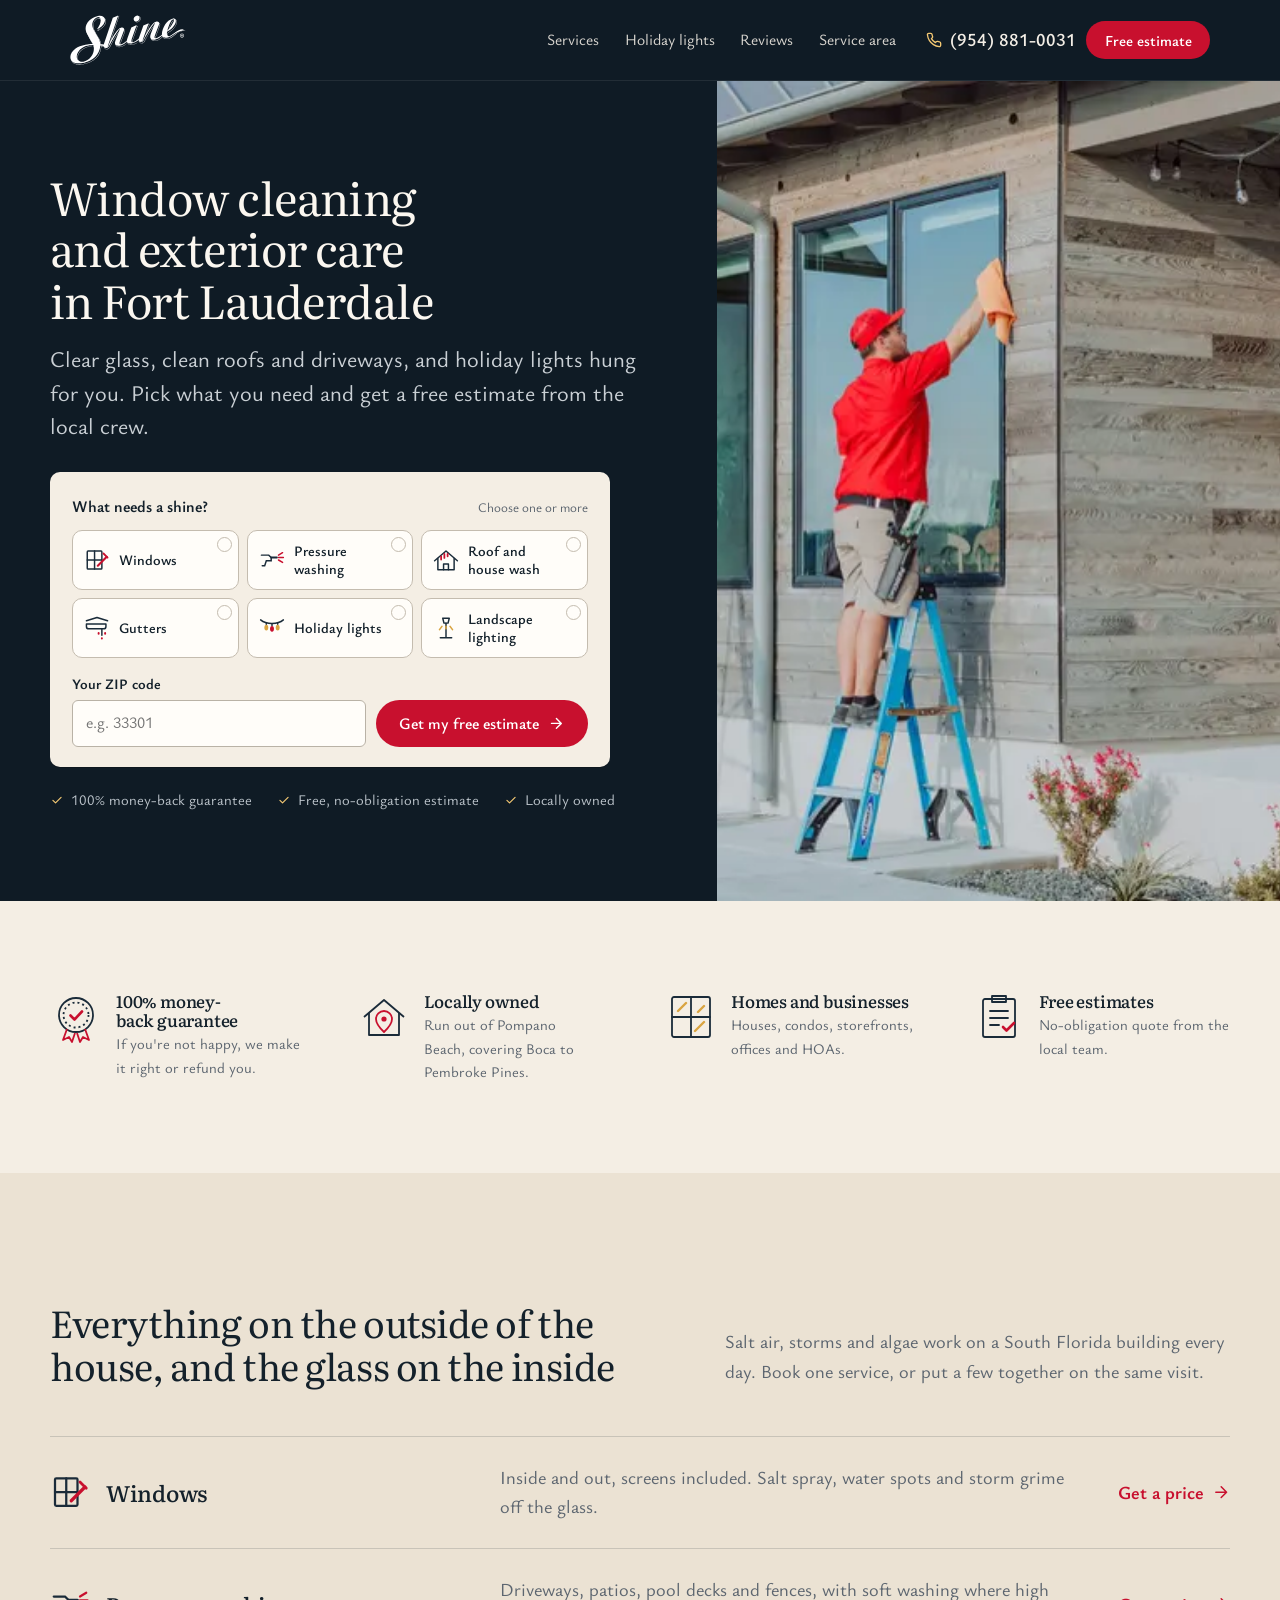
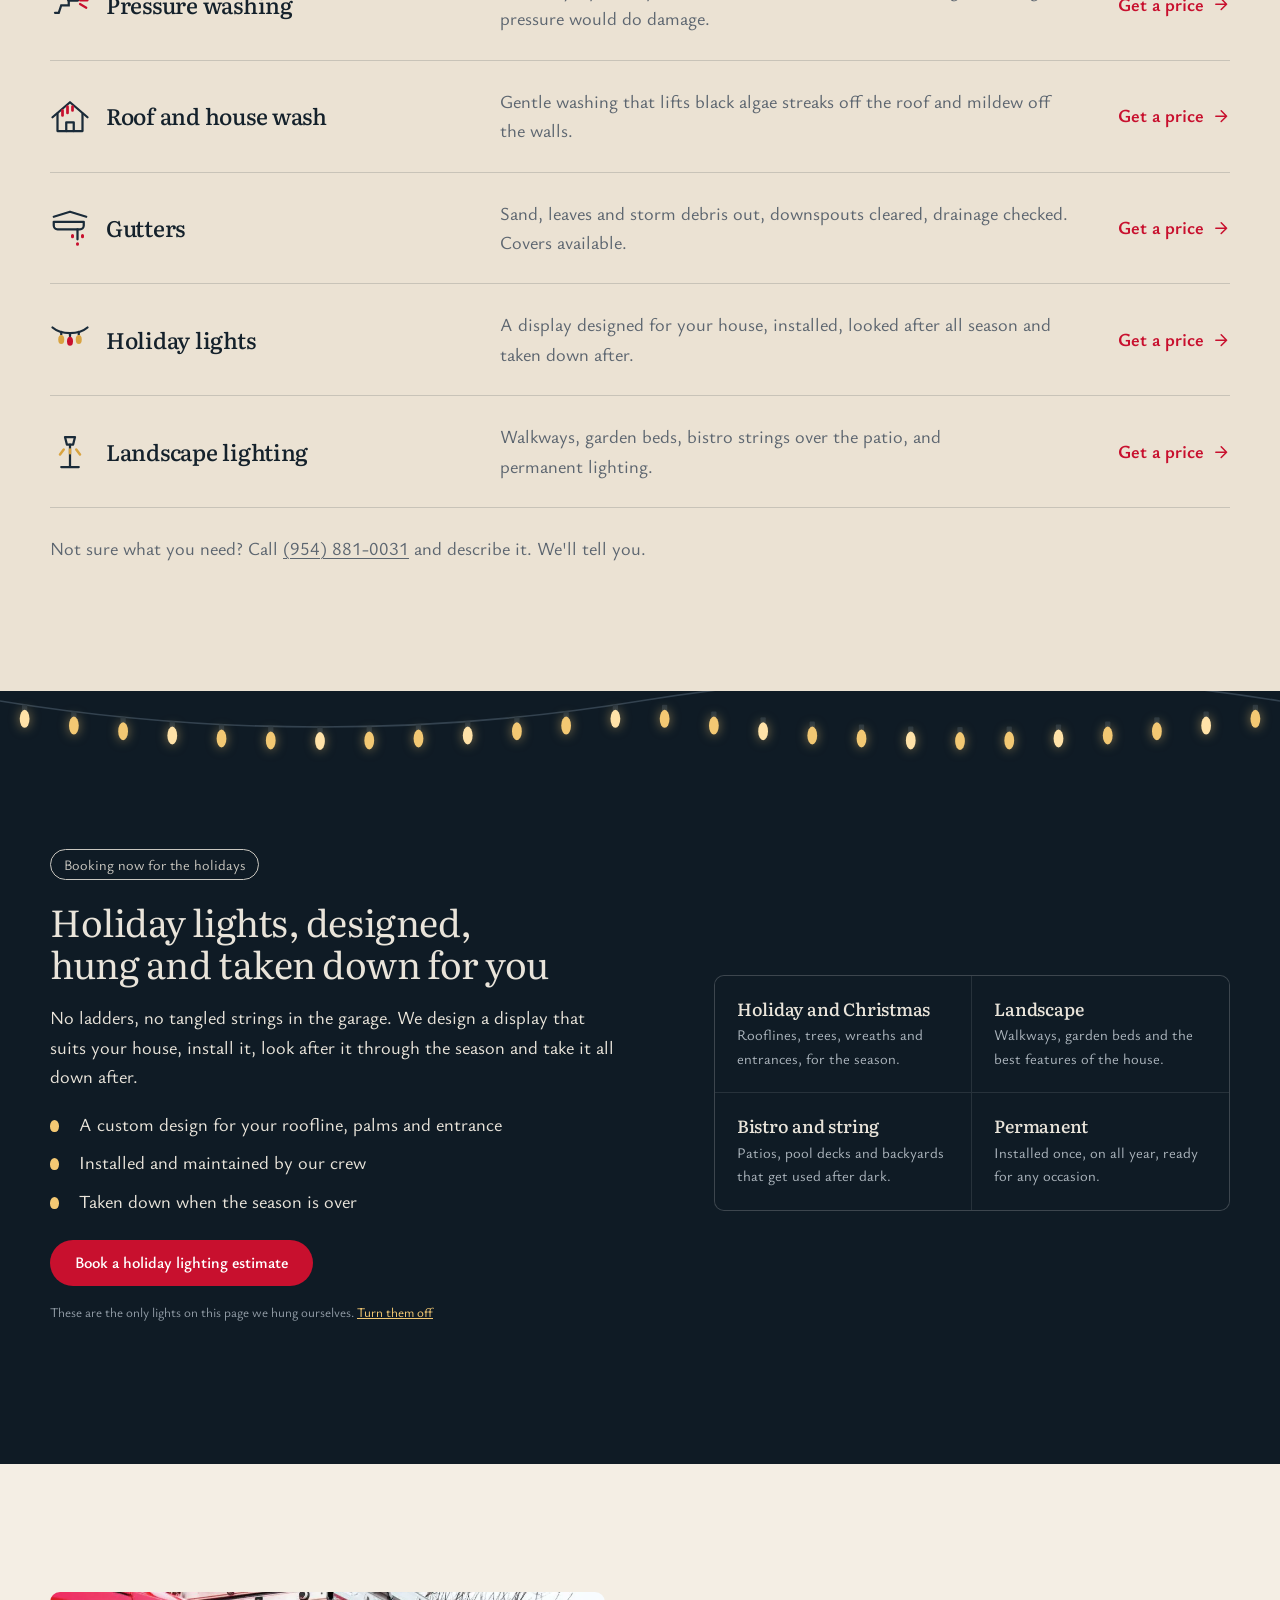
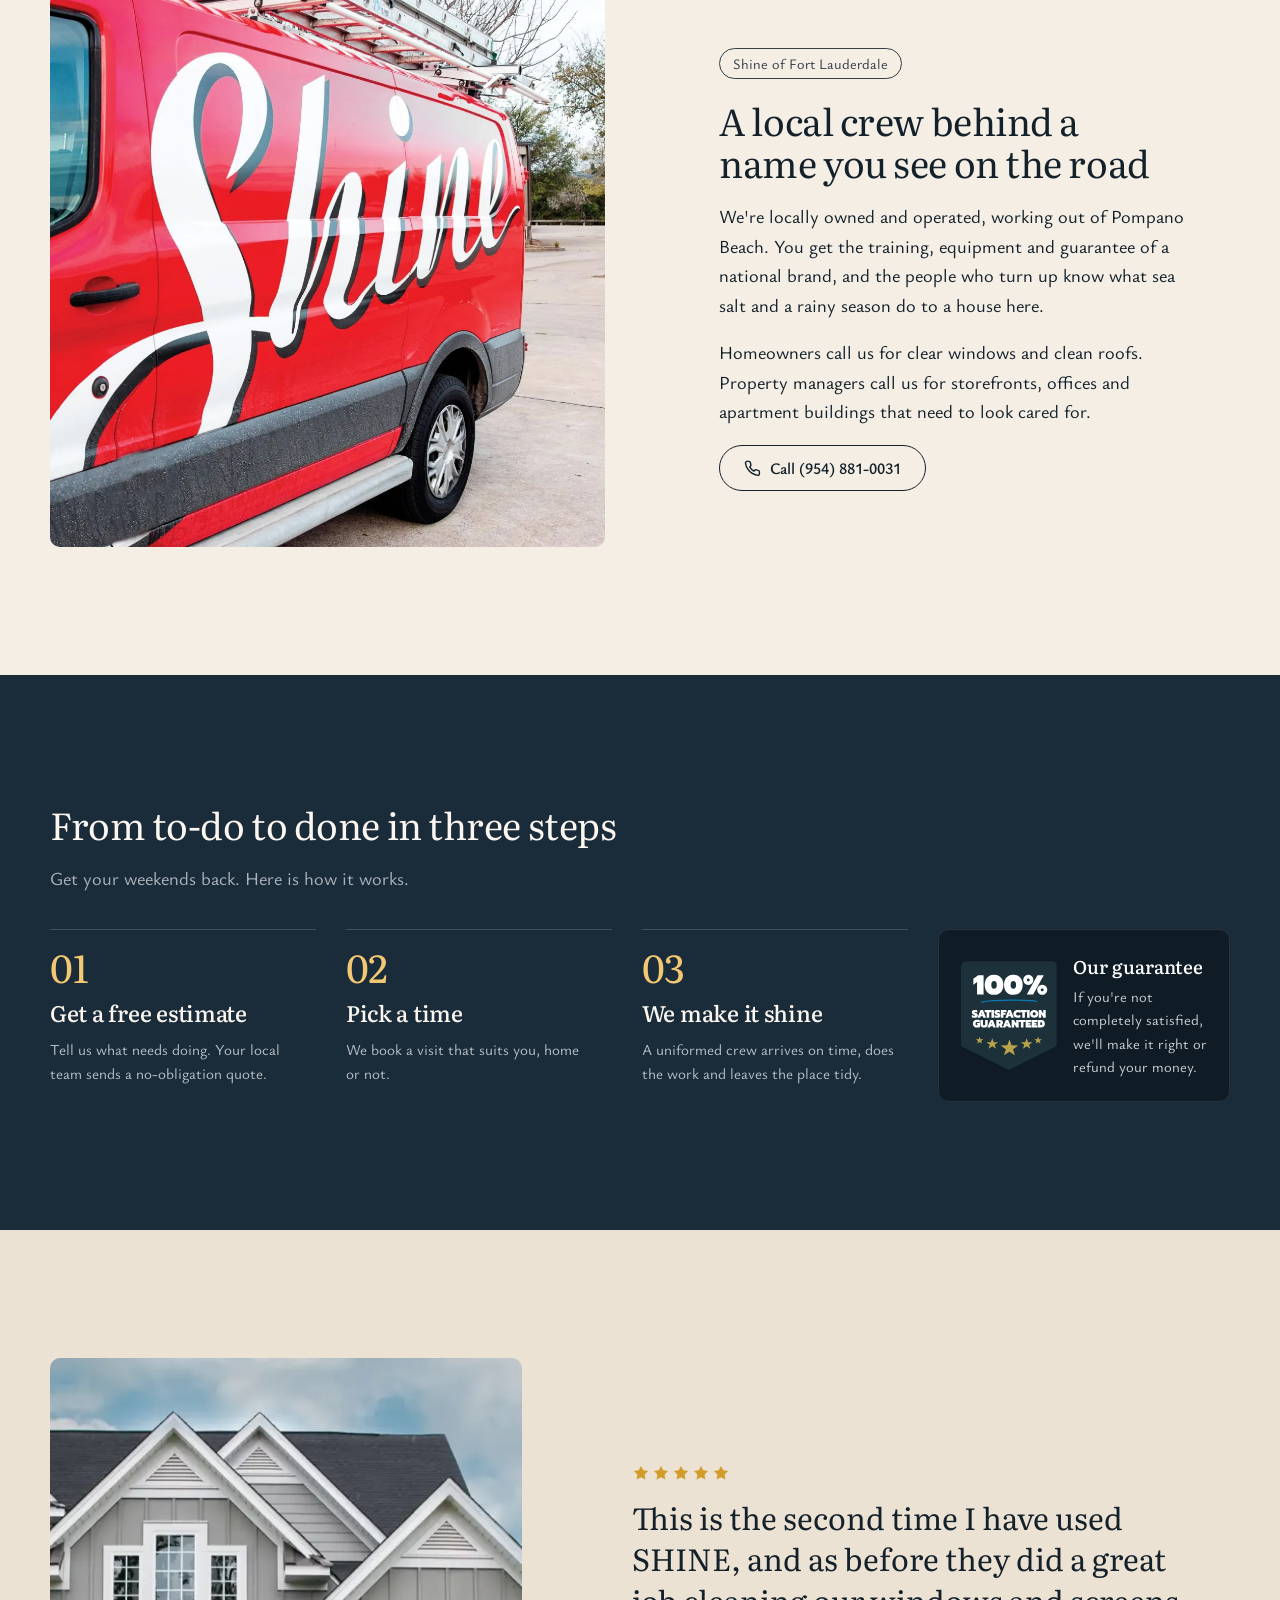
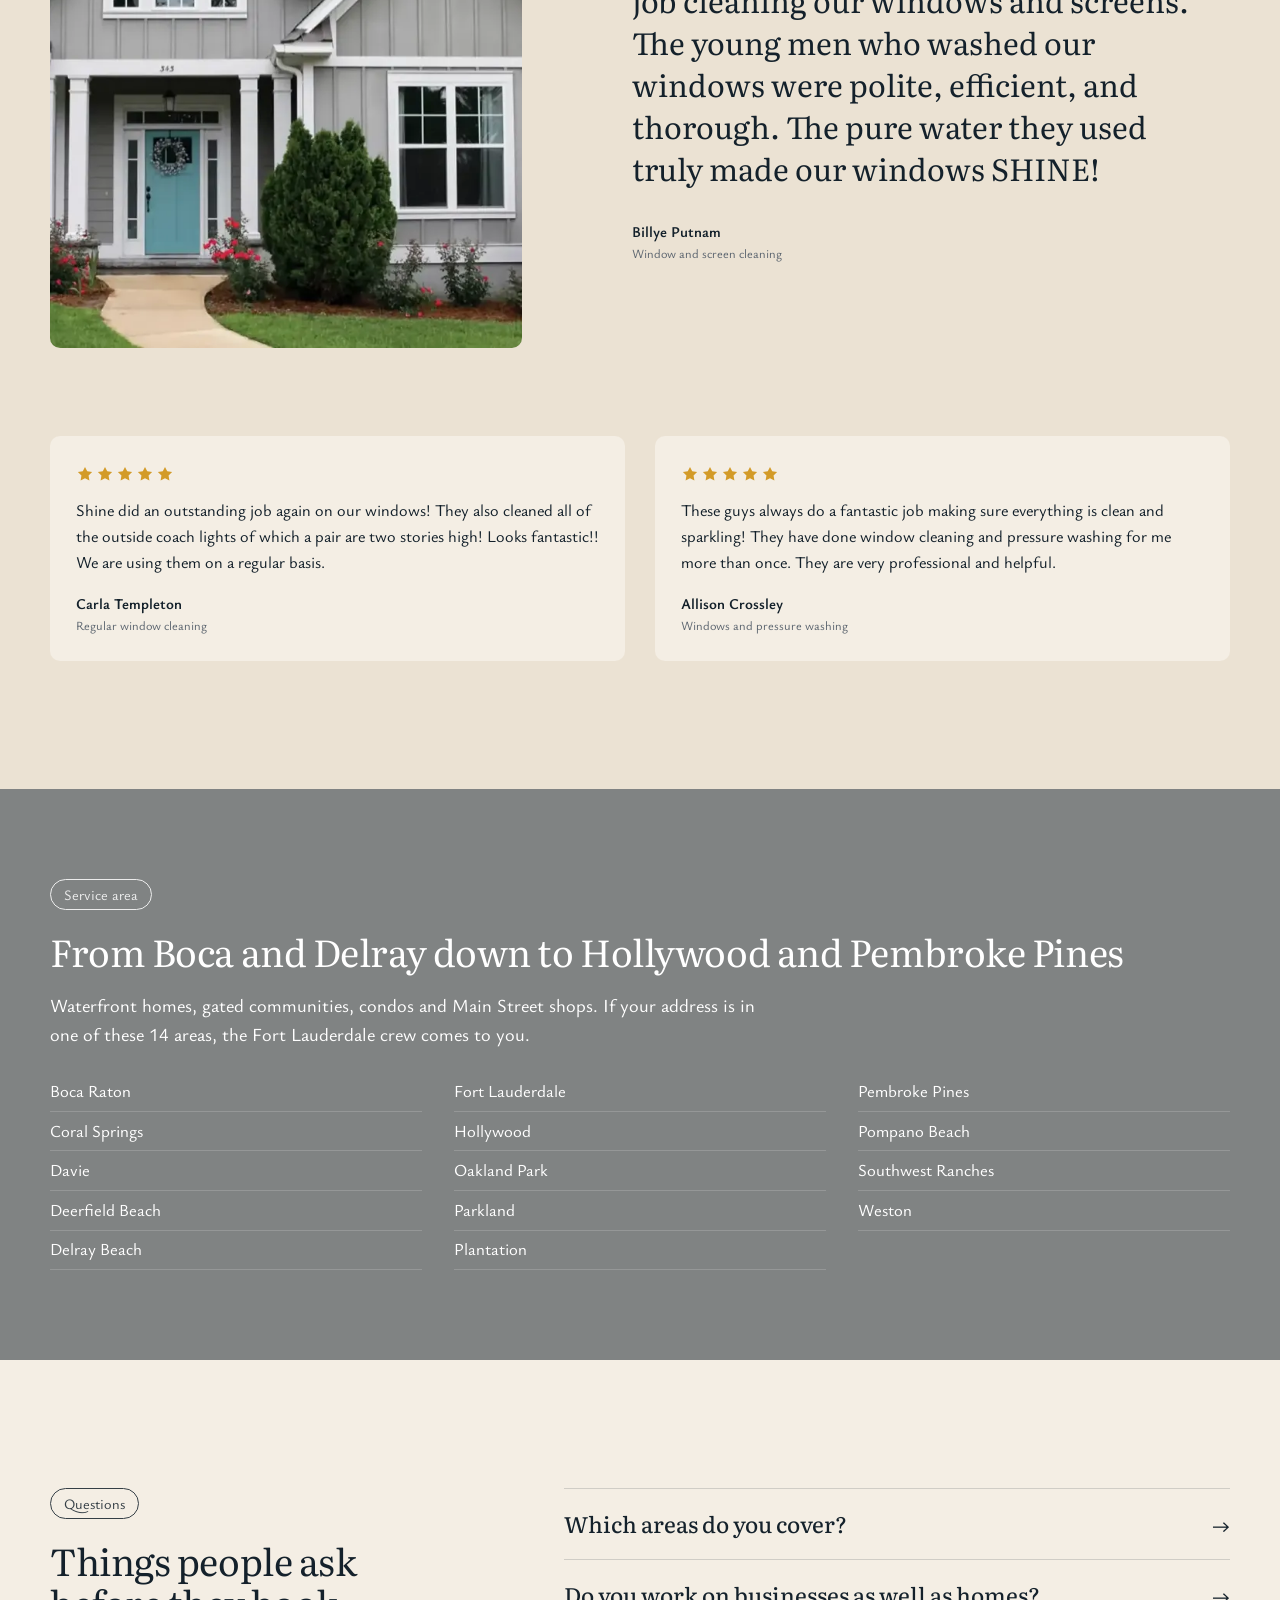
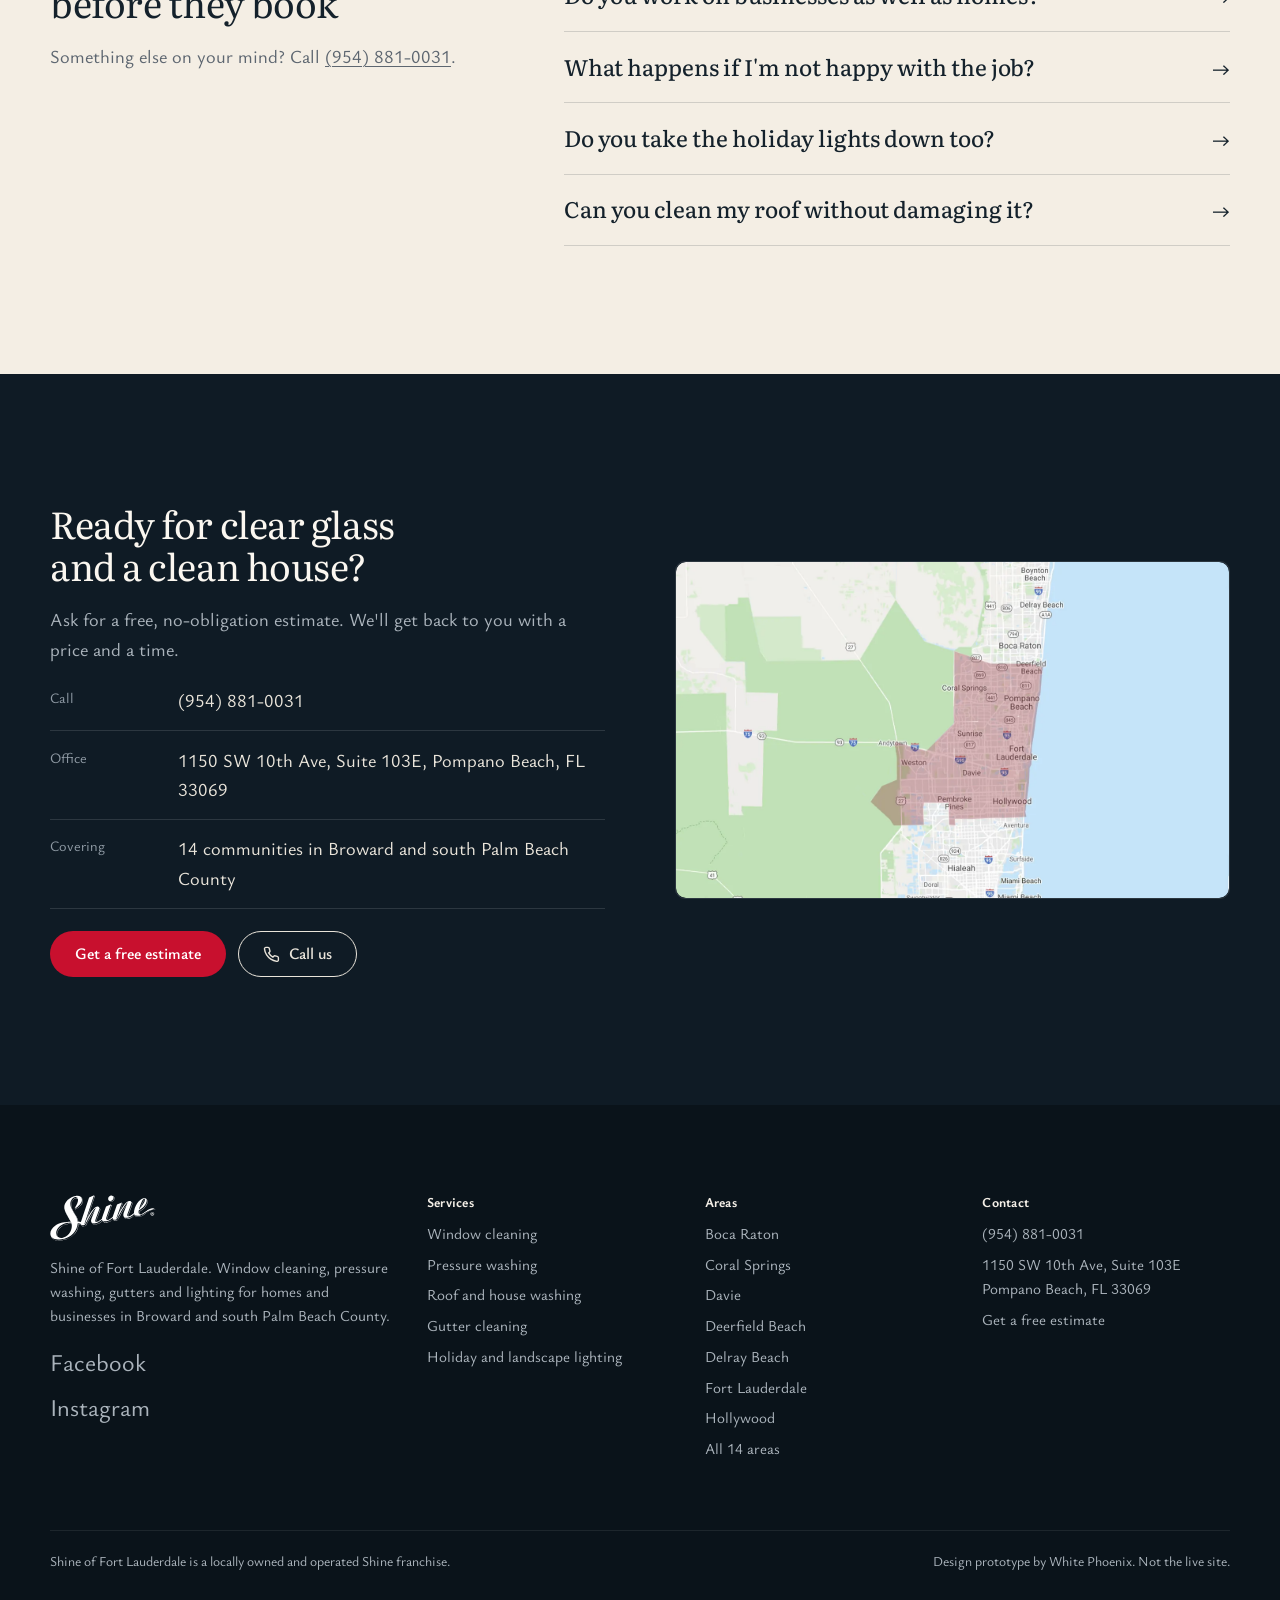
<file: index.html>
<!doctype html>
<html lang="en-US">
<head>
<meta charset="utf-8">
<meta name="viewport" content="width=device-width, initial-scale=1">
<meta name="robots" content="noindex, nofollow">
<title>Window Cleaning, Pressure Washing &amp; Lighting in Fort Lauderdale | Shine</title>
<meta name="description" content="Window cleaning, pressure washing, roof and gutter cleaning and holiday lighting for homes and businesses from Boca Raton to Pembroke Pines. Free estimates.">
<meta name="theme-color" content="#0f1b25">
<link rel="icon" href="assets/img/favicon.svg" type="image/svg+xml">
<link rel="preconnect" href="https://fonts.googleapis.com"><link rel="preconnect" href="https://fonts.gstatic.com" crossorigin>
<link rel="stylesheet" href="https://fonts.googleapis.com/css2?family=Literata:ital,opsz,wght@0,7..72,400;0,7..72,500;1,7..72,400&family=Ysabeau+Office:wght@400;450;600;700&display=swap">
<link rel="stylesheet" href="assets/css/wp-blocks.css?ver=70587eb1">
<link rel="stylesheet" href="assets/css/site.css?ver=adef926d">
<script type="speculationrules">{"prerender":[{"where":{"href_matches":"/*"},"eagerness":"moderate"}]}</script>
<script src="assets/js/site.js?ver=ba929c5a" defer></script>
</head>
<body>
<a class="screen-reader-text" href="#main">Skip to content</a>
<header class="site-header wp-block-template-part">
<div class="inner wp-block-group alignwide">
<a class="wp-block-site-logo" href="" aria-label="Shine of Fort Lauderdale, home" data-logo><img src="assets/img/logo.svg" alt="Shine" width="116" height="50"></a>
<nav class="wp-block-navigation" aria-label="Main"><a href="#services">Services</a><a href="#lights">Holiday lights</a><a href="#reviews">Reviews</a><a href="#area">Service area</a></nav>
<div class="header-actions"><a class="header-phone" href="tel:+19548810031"><svg xmlns="http://www.w3.org/2000/svg" aria-hidden="true" focusable="false" fill="none" stroke="currentColor" stroke-width="2" stroke-linecap="round" stroke-linejoin="round" viewBox="0 0 24 24"><path d="M22 16.92v3a2 2 0 0 1-2.18 2 19.8 19.8 0 0 1-8.63-3.07 19.5 19.5 0 0 1-6-6A19.8 19.8 0 0 1 2.12 4.18 2 2 0 0 1 4.11 2h3a2 2 0 0 1 2 1.72c.13.96.36 1.9.7 2.81a2 2 0 0 1-.45 2.11L8.09 9.91a16 16 0 0 0 6 6l1.27-1.27a2 2 0 0 1 2.11-.45c.91.34 1.85.57 2.81.7A2 2 0 0 1 22 16.92z"/></svg>(954) 881-0031</a><div class="wp-block-button"><a class="wp-block-button__link wp-element-button" href="quote/">Free estimate</a></div><a class="icon-btn header-call" href="tel:+19548810031" aria-label="Call (954) 881-0031"><svg xmlns="http://www.w3.org/2000/svg" aria-hidden="true" focusable="false" fill="none" stroke="currentColor" stroke-width="2" stroke-linecap="round" stroke-linejoin="round" viewBox="0 0 24 24"><path d="M22 16.92v3a2 2 0 0 1-2.18 2 19.8 19.8 0 0 1-8.63-3.07 19.5 19.5 0 0 1-6-6A19.8 19.8 0 0 1 2.12 4.18 2 2 0 0 1 4.11 2h3a2 2 0 0 1 2 1.72c.13.96.36 1.9.7 2.81a2 2 0 0 1-.45 2.11L8.09 9.91a16 16 0 0 0 6 6l1.27-1.27a2 2 0 0 1 2.11-.45c.91.34 1.85.57 2.81.7A2 2 0 0 1 22 16.92z"/></svg></a><button class="icon-btn menu-toggle" type="button" aria-label="Open menu" aria-expanded="false" aria-controls="menu"><svg xmlns="http://www.w3.org/2000/svg" aria-hidden="true" focusable="false" viewBox="0 0 24 24"><path fill="currentColor" d="M5 5v1.5h14V5H5zm0 7.8h14v-1.5H5v1.5zM5 19h14v-1.5H5V19z"/></svg></button></div>
</div>
<svg class="header-string" xmlns="http://www.w3.org/2000/svg" aria-hidden="true" focusable="false" viewBox="0 0 1440 90" preserveAspectRatio="none"><path class="wire" d="M0 2 Q 360.0 14 720.0 2 T 1440 2"/><rect class="cap" x="12.0" y="2.5" width="6" height="6" rx="1"/><ellipse class="bulb" cx="15.0" cy="16.5" rx="5.5" ry="9"/><rect class="cap" x="42.0" y="3.4" width="6" height="6" rx="1"/><ellipse class="bulb" cx="45.0" cy="17.4" rx="5.5" ry="9"/><rect class="cap" x="72.0" y="4.2" width="6" height="6" rx="1"/><ellipse class="bulb" cx="75.0" cy="18.2" rx="5.5" ry="9"/><rect class="cap" x="102.0" y="5.0" width="6" height="6" rx="1"/><ellipse class="bulb" cx="105.0" cy="19.0" rx="5.5" ry="9"/><rect class="cap" x="132.0" y="5.7" width="6" height="6" rx="1"/><ellipse class="bulb" cx="135.0" cy="19.7" rx="5.5" ry="9"/><rect class="cap" x="162.0" y="6.2" width="6" height="6" rx="1"/><ellipse class="bulb" cx="165.0" cy="20.2" rx="5.5" ry="9"/><rect class="cap" x="192.0" y="6.7" width="6" height="6" rx="1"/><ellipse class="bulb" cx="195.0" cy="20.7" rx="5.5" ry="9"/><rect class="cap" x="222.0" y="7.2" width="6" height="6" rx="1"/><ellipse class="bulb" cx="225.0" cy="21.2" rx="5.5" ry="9"/><rect class="cap" x="252.0" y="7.5" width="6" height="6" rx="1"/><ellipse class="bulb" cx="255.0" cy="21.5" rx="5.5" ry="9"/><rect class="cap" x="282.0" y="7.7" width="6" height="6" rx="1"/><ellipse class="bulb" cx="285.0" cy="21.7" rx="5.5" ry="9"/><rect class="cap" x="312.0" y="7.9" width="6" height="6" rx="1"/><ellipse class="bulb" cx="315.0" cy="21.9" rx="5.5" ry="9"/><rect class="cap" x="342.0" y="8.0" width="6" height="6" rx="1"/><ellipse class="bulb" cx="345.0" cy="22.0" rx="5.5" ry="9"/><rect class="cap" x="372.0" y="8.0" width="6" height="6" rx="1"/><ellipse class="bulb" cx="375.0" cy="22.0" rx="5.5" ry="9"/><rect class="cap" x="402.0" y="7.9" width="6" height="6" rx="1"/><ellipse class="bulb" cx="405.0" cy="21.9" rx="5.5" ry="9"/><rect class="cap" x="432.0" y="7.7" width="6" height="6" rx="1"/><ellipse class="bulb" cx="435.0" cy="21.7" rx="5.5" ry="9"/><rect class="cap" x="462.0" y="7.5" width="6" height="6" rx="1"/><ellipse class="bulb" cx="465.0" cy="21.5" rx="5.5" ry="9"/><rect class="cap" x="492.0" y="7.2" width="6" height="6" rx="1"/><ellipse class="bulb" cx="495.0" cy="21.2" rx="5.5" ry="9"/><rect class="cap" x="522.0" y="6.7" width="6" height="6" rx="1"/><ellipse class="bulb" cx="525.0" cy="20.7" rx="5.5" ry="9"/><rect class="cap" x="552.0" y="6.2" width="6" height="6" rx="1"/><ellipse class="bulb" cx="555.0" cy="20.2" rx="5.5" ry="9"/><rect class="cap" x="582.0" y="5.7" width="6" height="6" rx="1"/><ellipse class="bulb" cx="585.0" cy="19.7" rx="5.5" ry="9"/><rect class="cap" x="612.0" y="5.0" width="6" height="6" rx="1"/><ellipse class="bulb" cx="615.0" cy="19.0" rx="5.5" ry="9"/><rect class="cap" x="642.0" y="4.2" width="6" height="6" rx="1"/><ellipse class="bulb" cx="645.0" cy="18.2" rx="5.5" ry="9"/><rect class="cap" x="672.0" y="3.4" width="6" height="6" rx="1"/><ellipse class="bulb" cx="675.0" cy="17.4" rx="5.5" ry="9"/><rect class="cap" x="702.0" y="2.5" width="6" height="6" rx="1"/><ellipse class="bulb" cx="705.0" cy="16.5" rx="5.5" ry="9"/><rect class="cap" x="732.0" y="2.5" width="6" height="6" rx="1"/><ellipse class="bulb" cx="735.0" cy="16.5" rx="5.5" ry="9"/><rect class="cap" x="762.0" y="3.4" width="6" height="6" rx="1"/><ellipse class="bulb" cx="765.0" cy="17.4" rx="5.5" ry="9"/><rect class="cap" x="792.0" y="4.2" width="6" height="6" rx="1"/><ellipse class="bulb" cx="795.0" cy="18.2" rx="5.5" ry="9"/><rect class="cap" x="822.0" y="5.0" width="6" height="6" rx="1"/><ellipse class="bulb" cx="825.0" cy="19.0" rx="5.5" ry="9"/><rect class="cap" x="852.0" y="5.7" width="6" height="6" rx="1"/><ellipse class="bulb" cx="855.0" cy="19.7" rx="5.5" ry="9"/><rect class="cap" x="882.0" y="6.2" width="6" height="6" rx="1"/><ellipse class="bulb" cx="885.0" cy="20.2" rx="5.5" ry="9"/><rect class="cap" x="912.0" y="6.7" width="6" height="6" rx="1"/><ellipse class="bulb" cx="915.0" cy="20.7" rx="5.5" ry="9"/><rect class="cap" x="942.0" y="7.2" width="6" height="6" rx="1"/><ellipse class="bulb" cx="945.0" cy="21.2" rx="5.5" ry="9"/><rect class="cap" x="972.0" y="7.5" width="6" height="6" rx="1"/><ellipse class="bulb" cx="975.0" cy="21.5" rx="5.5" ry="9"/><rect class="cap" x="1002.0" y="7.7" width="6" height="6" rx="1"/><ellipse class="bulb" cx="1005.0" cy="21.7" rx="5.5" ry="9"/><rect class="cap" x="1032.0" y="7.9" width="6" height="6" rx="1"/><ellipse class="bulb" cx="1035.0" cy="21.9" rx="5.5" ry="9"/><rect class="cap" x="1062.0" y="8.0" width="6" height="6" rx="1"/><ellipse class="bulb" cx="1065.0" cy="22.0" rx="5.5" ry="9"/><rect class="cap" x="1092.0" y="8.0" width="6" height="6" rx="1"/><ellipse class="bulb" cx="1095.0" cy="22.0" rx="5.5" ry="9"/><rect class="cap" x="1122.0" y="7.9" width="6" height="6" rx="1"/><ellipse class="bulb" cx="1125.0" cy="21.9" rx="5.5" ry="9"/><rect class="cap" x="1152.0" y="7.7" width="6" height="6" rx="1"/><ellipse class="bulb" cx="1155.0" cy="21.7" rx="5.5" ry="9"/><rect class="cap" x="1182.0" y="7.5" width="6" height="6" rx="1"/><ellipse class="bulb" cx="1185.0" cy="21.5" rx="5.5" ry="9"/><rect class="cap" x="1212.0" y="7.2" width="6" height="6" rx="1"/><ellipse class="bulb" cx="1215.0" cy="21.2" rx="5.5" ry="9"/><rect class="cap" x="1242.0" y="6.7" width="6" height="6" rx="1"/><ellipse class="bulb" cx="1245.0" cy="20.7" rx="5.5" ry="9"/><rect class="cap" x="1272.0" y="6.2" width="6" height="6" rx="1"/><ellipse class="bulb" cx="1275.0" cy="20.2" rx="5.5" ry="9"/><rect class="cap" x="1302.0" y="5.7" width="6" height="6" rx="1"/><ellipse class="bulb" cx="1305.0" cy="19.7" rx="5.5" ry="9"/><rect class="cap" x="1332.0" y="5.0" width="6" height="6" rx="1"/><ellipse class="bulb" cx="1335.0" cy="19.0" rx="5.5" ry="9"/><rect class="cap" x="1362.0" y="4.2" width="6" height="6" rx="1"/><ellipse class="bulb" cx="1365.0" cy="18.2" rx="5.5" ry="9"/><rect class="cap" x="1392.0" y="3.4" width="6" height="6" rx="1"/><ellipse class="bulb" cx="1395.0" cy="17.4" rx="5.5" ry="9"/><rect class="cap" x="1422.0" y="2.5" width="6" height="6" rx="1"/><ellipse class="bulb" cx="1425.0" cy="16.5" rx="5.5" ry="9"/></svg>
</header>
<div class="menu-overlay" id="menu" hidden><button class="icon-btn menu-close" type="button" aria-label="Close menu"><svg xmlns="http://www.w3.org/2000/svg" aria-hidden="true" focusable="false" viewBox="0 0 24 24"><path fill="currentColor" d="m13.06 12 6.47-6.47-1.06-1.06L12 10.94 5.53 4.47 4.47 5.53 10.94 12l-6.47 6.47 1.06 1.06L12 13.06l6.47 6.47 1.06-1.06L13.06 12Z"/></svg></button><a href="">Home</a><a href="#services">Services</a><a href="#lights">Holiday lights</a><a href="#reviews">Reviews</a><a href="#area">Service area</a><a href="quote/">Estimate</a><a href="tel:+19548810031">Call (954) 881-0031</a></div>
<main id="main">
<section class="wp-block-media-text has-media-on-the-right is-stacked-on-mobile is-image-fill-element hero">
<div class="wp-block-media-text__content"><h1>Window cleaning and exterior care in Fort Lauderdale</h1><p class="lede">Clear glass, clean roofs and driveways, and holiday lights hung for you. Pick what you need and get a free estimate from the local crew.</p><div class="gform_wrapper gravity-theme start-box" data-form="start"><form novalidate action="quote/"><div class="gform_validation_errors" hidden role="alert">Pick at least one service and enter a 5-digit ZIP code.</div><fieldset class="gfield gfield_contains_required" data-group><legend class="gfield_label">What needs a shine? <span class="gfield_description">Choose one or more</span></legend><div class="choice-cards is-picker"><label class="choice"><input type="checkbox" name="services" value="windows"><svg class="art" xmlns="http://www.w3.org/2000/svg" aria-hidden="true" focusable="false" viewBox="0 0 32 32" fill="none" stroke-width="1.8" stroke-linecap="round"><rect x="4" y="5" width="18" height="22" rx="1" stroke="#1a2b39"/><path d="M13 5v22M4 16h18" stroke="#1a2b39"/><path d="M17 23l11-11" stroke="#c8102e" stroke-width="2.6"/><path d="M24 8l5 5" stroke="#c8102e" stroke-width="2.2"/></svg>Windows<span class="tick"><svg xmlns="http://www.w3.org/2000/svg" aria-hidden="true" focusable="false" fill="none" stroke="currentColor" stroke-width="2" stroke-linecap="round" stroke-linejoin="round" stroke-width="3" viewBox="0 0 24 24"><path d="M5 12.5l4.5 4.5L19 7.5"/></svg></span></label><label class="choice"><input type="checkbox" name="services" value="pressure"><svg class="art" xmlns="http://www.w3.org/2000/svg" aria-hidden="true" focusable="false" viewBox="0 0 32 32" fill="none" stroke-width="1.8" stroke-linecap="round"><path d="M3 10h9l3 3v4H9l-2 6H4" stroke="#1a2b39"/><path d="M15 13h7" stroke="#1a2b39" stroke-width="2.4"/><path d="M24 10l5-3M24 13h6M24 16l5 3" stroke="#c8102e"/></svg>Pressure washing<span class="tick"><svg xmlns="http://www.w3.org/2000/svg" aria-hidden="true" focusable="false" fill="none" stroke="currentColor" stroke-width="2" stroke-linecap="round" stroke-linejoin="round" stroke-width="3" viewBox="0 0 24 24"><path d="M5 12.5l4.5 4.5L19 7.5"/></svg></span></label><label class="choice"><input type="checkbox" name="services" value="roof"><svg class="art" xmlns="http://www.w3.org/2000/svg" aria-hidden="true" focusable="false" viewBox="0 0 32 32" fill="none" stroke-width="1.8" stroke-linecap="round" stroke-linejoin="round"><path d="M2 17L16 5l14 12" stroke="#1a2b39"/><path d="M6 14v14h20V14" stroke="#1a2b39"/><path d="M10 11.5v4M14 8.5v5M18 8.5v3" stroke="#c8102e" stroke-width="2.2"/><path d="M13 28v-7h6v7" stroke="#1a2b39"/></svg>Roof and house wash<span class="tick"><svg xmlns="http://www.w3.org/2000/svg" aria-hidden="true" focusable="false" fill="none" stroke="currentColor" stroke-width="2" stroke-linecap="round" stroke-linejoin="round" stroke-width="3" viewBox="0 0 24 24"><path d="M5 12.5l4.5 4.5L19 7.5"/></svg></span></label><label class="choice"><input type="checkbox" name="services" value="gutters"><svg class="art" xmlns="http://www.w3.org/2000/svg" aria-hidden="true" focusable="false" viewBox="0 0 32 32" fill="none" stroke-width="1.8" stroke-linecap="round" stroke-linejoin="round"><path d="M3 7l13-4 13 4" stroke="#1a2b39"/><path d="M3 11h24v3a3 3 0 0 1-3 3H6a3 3 0 0 1-3-3z" stroke="#1a2b39"/><path d="M22 17v8" stroke="#1a2b39"/><path d="M22 28.5v.5M18 22v1M26 22v1" stroke="#c8102e" stroke-width="2.4"/></svg>Gutters<span class="tick"><svg xmlns="http://www.w3.org/2000/svg" aria-hidden="true" focusable="false" fill="none" stroke="currentColor" stroke-width="2" stroke-linecap="round" stroke-linejoin="round" stroke-width="3" viewBox="0 0 24 24"><path d="M5 12.5l4.5 4.5L19 7.5"/></svg></span></label><label class="choice"><input type="checkbox" name="services" value="holiday"><svg class="art" xmlns="http://www.w3.org/2000/svg" aria-hidden="true" focusable="false" viewBox="0 0 32 32" fill="none" stroke-width="1.8" stroke-linecap="round"><path d="M2 6c7 6 21 6 28 0" stroke="#1a2b39"/><path d="M9 9.5v2M16 11v2M23 9.5v2" stroke="#1a2b39"/><ellipse cx="9" cy="15.5" rx="2.4" ry="3.6" fill="#d9a441" stroke="none"/><ellipse cx="16" cy="17" rx="2.4" ry="3.6" fill="#c8102e" stroke="none"/><ellipse cx="23" cy="15.5" rx="2.4" ry="3.6" fill="#d9a441" stroke="none"/></svg>Holiday lights<span class="tick"><svg xmlns="http://www.w3.org/2000/svg" aria-hidden="true" focusable="false" fill="none" stroke="currentColor" stroke-width="2" stroke-linecap="round" stroke-linejoin="round" stroke-width="3" viewBox="0 0 24 24"><path d="M5 12.5l4.5 4.5L19 7.5"/></svg></span></label><label class="choice"><input type="checkbox" name="services" value="lighting"><svg class="art" xmlns="http://www.w3.org/2000/svg" aria-hidden="true" focusable="false" viewBox="0 0 32 32" fill="none" stroke-width="1.8" stroke-linecap="round" stroke-linejoin="round"><path d="M12 4h8l-1.5 6h-5z" stroke="#1a2b39"/><path d="M16 10v18M9 28h14" stroke="#1a2b39"/><path d="M11 14l-3 4M21 14l3 4M16 14v3" stroke="#d9a441" stroke-width="2"/></svg>Landscape lighting<span class="tick"><svg xmlns="http://www.w3.org/2000/svg" aria-hidden="true" focusable="false" fill="none" stroke="currentColor" stroke-width="2" stroke-linecap="round" stroke-linejoin="round" stroke-width="3" viewBox="0 0 24 24"><path d="M5 12.5l4.5 4.5L19 7.5"/></svg></span></label></div></fieldset><div class="zip-row"><div class="gfield gfield_contains_required"><label class="gfield_label" for="h-zip">Your ZIP code</label><input id="h-zip" name="zip" inputmode="numeric" maxlength="5" autocomplete="postal-code" placeholder="e.g. 33301" required></div><button class="wp-block-button__link wp-element-button" type="submit">Get my free estimate <svg xmlns="http://www.w3.org/2000/svg" aria-hidden="true" focusable="false" fill="none" stroke="currentColor" stroke-width="2" stroke-linecap="round" stroke-linejoin="round" viewBox="0 0 24 24"><path d="M5 12h14M12 5l7 7-7 7"/></svg></button></div></form></div><ul class="hero-meta"><li><svg xmlns="http://www.w3.org/2000/svg" aria-hidden="true" focusable="false" fill="none" stroke="currentColor" stroke-width="2" stroke-linecap="round" stroke-linejoin="round" stroke-width="3" viewBox="0 0 24 24"><path d="M5 12.5l4.5 4.5L19 7.5"/></svg>100% money-back guarantee</li><li><svg xmlns="http://www.w3.org/2000/svg" aria-hidden="true" focusable="false" fill="none" stroke="currentColor" stroke-width="2" stroke-linecap="round" stroke-linejoin="round" stroke-width="3" viewBox="0 0 24 24"><path d="M5 12.5l4.5 4.5L19 7.5"/></svg>Free, no-obligation estimate</li><li><svg xmlns="http://www.w3.org/2000/svg" aria-hidden="true" focusable="false" fill="none" stroke="currentColor" stroke-width="2" stroke-linecap="round" stroke-linejoin="round" stroke-width="3" viewBox="0 0 24 24"><path d="M5 12.5l4.5 4.5L19 7.5"/></svg>Locally owned</li></ul></div>
<figure class="wp-block-media-text__media"><img src="assets/img/hero.webp" srcset="assets/img/hero-1000.webp 1000w, assets/img/hero.webp 2000w" sizes="(max-width: 781px) 100vw, 50vw" alt="Shine technician cleaning the windows of a patio" width="2000" height="982" fetchpriority="high"></figure>
</section>
<section class="wp-block-group"><div class="trust alignwide"><div class="wp-reveal"><svg xmlns="http://www.w3.org/2000/svg" aria-hidden="true" focusable="false" viewBox="0 0 52 52" fill="none" stroke-width="1.8"><circle cx="26" cy="24" r="17" stroke="#1a2b39"/><circle cx="26" cy="24" r="12.5" stroke="#1a2b39" stroke-dasharray="2 3"/><path d="M17 38l-4 11 6-3 3 5 3-9M35 38l4 11-6-3-3 5-3-9" stroke="#c8102e" stroke-linejoin="round"/><path d="M20.5 24.5l4 4 7.5-8" stroke="#c8102e" stroke-width="2.6" stroke-linecap="round" stroke-linejoin="round"/></svg><div><h3>100% money-back guarantee</h3><p>If you're not happy, we make it right or refund you.</p></div></div><div class="wp-reveal"><svg xmlns="http://www.w3.org/2000/svg" aria-hidden="true" focusable="false" viewBox="0 0 52 52" fill="none" stroke-width="1.8" stroke-linejoin="round"><path d="M6 26L26 9l20 17" stroke="#1a2b39"/><path d="M11 22v22h30V22" stroke="#1a2b39"/><path d="M26 41s-8-7.5-8-13a8 8 0 0 1 16 0c0 5.5-8 13-8 13z" stroke="#c8102e"/><circle cx="26" cy="28" r="2.6" fill="#c8102e"/></svg><div><h3>Locally owned</h3><p>Run out of Pompano Beach, covering Boca to Pembroke Pines.</p></div></div><div class="wp-reveal"><svg xmlns="http://www.w3.org/2000/svg" aria-hidden="true" focusable="false" viewBox="0 0 52 52" fill="none" stroke-width="1.8" stroke-linecap="round"><rect x="7" y="6" width="38" height="40" rx="2" stroke="#1a2b39"/><path d="M26 6v40M7 26h38" stroke="#1a2b39"/><path d="M13 20l8-8M30 40l9-9M33 21l6-6" stroke="#d9a441" stroke-width="2.4"/></svg><div><h3>Homes and businesses</h3><p>Houses, condos, storefronts, offices and HOAs.</p></div></div><div class="wp-reveal"><svg xmlns="http://www.w3.org/2000/svg" aria-hidden="true" focusable="false" viewBox="0 0 52 52" fill="none" stroke-width="1.8" stroke-linecap="round" stroke-linejoin="round"><rect x="10" y="8" width="32" height="38" rx="2" stroke="#1a2b39"/><path d="M19 5h14v6H19z" stroke="#1a2b39"/><path d="M17 20h18M17 27h18M17 34h9" stroke="#1a2b39"/><path d="M30 36l3.5 3.5L41 32" stroke="#c8102e" stroke-width="2.6"/></svg><div><h3>Free estimates</h3><p>No-obligation quote from the local team.</p></div></div></div></section>
<section class="wp-block-group section has-base-2-background-color" id="services"><div class="alignwide">
<div class="section-head"><h2>Everything on the outside of the house, and the glass on the inside</h2><p class="is-muted">Salt air, storms and algae work on a South Florida building every day. Book one service, or put a few together on the same visit.</p></div>
<ul class="svc-list"><li class="svc-row wp-reveal"><div class="svc-name"><svg class="art lg" xmlns="http://www.w3.org/2000/svg" aria-hidden="true" focusable="false" viewBox="0 0 32 32" fill="none" stroke-width="1.8" stroke-linecap="round"><rect x="4" y="5" width="18" height="22" rx="1" stroke="#1a2b39"/><path d="M13 5v22M4 16h18" stroke="#1a2b39"/><path d="M17 23l11-11" stroke="#c8102e" stroke-width="2.6"/><path d="M24 8l5 5" stroke="#c8102e" stroke-width="2.2"/></svg><h3>Windows</h3></div><p>Inside and out, screens included. Salt spray, water spots and storm grime off the glass.</p><a class="text-link" href="quote/?services=windows">Get a price <svg xmlns="http://www.w3.org/2000/svg" aria-hidden="true" focusable="false" fill="none" stroke="currentColor" stroke-width="2" stroke-linecap="round" stroke-linejoin="round" viewBox="0 0 24 24"><path d="M5 12h14M12 5l7 7-7 7"/></svg></a></li><li class="svc-row wp-reveal"><div class="svc-name"><svg class="art lg" xmlns="http://www.w3.org/2000/svg" aria-hidden="true" focusable="false" viewBox="0 0 32 32" fill="none" stroke-width="1.8" stroke-linecap="round"><path d="M3 10h9l3 3v4H9l-2 6H4" stroke="#1a2b39"/><path d="M15 13h7" stroke="#1a2b39" stroke-width="2.4"/><path d="M24 10l5-3M24 13h6M24 16l5 3" stroke="#c8102e"/></svg><h3>Pressure washing</h3></div><p>Driveways, patios, pool decks and fences, with soft washing where high pressure would do damage.</p><a class="text-link" href="quote/?services=pressure">Get a price <svg xmlns="http://www.w3.org/2000/svg" aria-hidden="true" focusable="false" fill="none" stroke="currentColor" stroke-width="2" stroke-linecap="round" stroke-linejoin="round" viewBox="0 0 24 24"><path d="M5 12h14M12 5l7 7-7 7"/></svg></a></li><li class="svc-row wp-reveal"><div class="svc-name"><svg class="art lg" xmlns="http://www.w3.org/2000/svg" aria-hidden="true" focusable="false" viewBox="0 0 32 32" fill="none" stroke-width="1.8" stroke-linecap="round" stroke-linejoin="round"><path d="M2 17L16 5l14 12" stroke="#1a2b39"/><path d="M6 14v14h20V14" stroke="#1a2b39"/><path d="M10 11.5v4M14 8.5v5M18 8.5v3" stroke="#c8102e" stroke-width="2.2"/><path d="M13 28v-7h6v7" stroke="#1a2b39"/></svg><h3>Roof and house wash</h3></div><p>Gentle washing that lifts black algae streaks off the roof and mildew off the walls.</p><a class="text-link" href="quote/?services=roof">Get a price <svg xmlns="http://www.w3.org/2000/svg" aria-hidden="true" focusable="false" fill="none" stroke="currentColor" stroke-width="2" stroke-linecap="round" stroke-linejoin="round" viewBox="0 0 24 24"><path d="M5 12h14M12 5l7 7-7 7"/></svg></a></li><li class="svc-row wp-reveal"><div class="svc-name"><svg class="art lg" xmlns="http://www.w3.org/2000/svg" aria-hidden="true" focusable="false" viewBox="0 0 32 32" fill="none" stroke-width="1.8" stroke-linecap="round" stroke-linejoin="round"><path d="M3 7l13-4 13 4" stroke="#1a2b39"/><path d="M3 11h24v3a3 3 0 0 1-3 3H6a3 3 0 0 1-3-3z" stroke="#1a2b39"/><path d="M22 17v8" stroke="#1a2b39"/><path d="M22 28.5v.5M18 22v1M26 22v1" stroke="#c8102e" stroke-width="2.4"/></svg><h3>Gutters</h3></div><p>Sand, leaves and storm debris out, downspouts cleared, drainage checked. Covers available.</p><a class="text-link" href="quote/?services=gutters">Get a price <svg xmlns="http://www.w3.org/2000/svg" aria-hidden="true" focusable="false" fill="none" stroke="currentColor" stroke-width="2" stroke-linecap="round" stroke-linejoin="round" viewBox="0 0 24 24"><path d="M5 12h14M12 5l7 7-7 7"/></svg></a></li><li class="svc-row wp-reveal"><div class="svc-name"><svg class="art lg" xmlns="http://www.w3.org/2000/svg" aria-hidden="true" focusable="false" viewBox="0 0 32 32" fill="none" stroke-width="1.8" stroke-linecap="round"><path d="M2 6c7 6 21 6 28 0" stroke="#1a2b39"/><path d="M9 9.5v2M16 11v2M23 9.5v2" stroke="#1a2b39"/><ellipse cx="9" cy="15.5" rx="2.4" ry="3.6" fill="#d9a441" stroke="none"/><ellipse cx="16" cy="17" rx="2.4" ry="3.6" fill="#c8102e" stroke="none"/><ellipse cx="23" cy="15.5" rx="2.4" ry="3.6" fill="#d9a441" stroke="none"/></svg><h3>Holiday lights</h3></div><p>A display designed for your house, installed, looked after all season and taken down after.</p><a class="text-link" href="quote/?services=holiday">Get a price <svg xmlns="http://www.w3.org/2000/svg" aria-hidden="true" focusable="false" fill="none" stroke="currentColor" stroke-width="2" stroke-linecap="round" stroke-linejoin="round" viewBox="0 0 24 24"><path d="M5 12h14M12 5l7 7-7 7"/></svg></a></li><li class="svc-row wp-reveal"><div class="svc-name"><svg class="art lg" xmlns="http://www.w3.org/2000/svg" aria-hidden="true" focusable="false" viewBox="0 0 32 32" fill="none" stroke-width="1.8" stroke-linecap="round" stroke-linejoin="round"><path d="M12 4h8l-1.5 6h-5z" stroke="#1a2b39"/><path d="M16 10v18M9 28h14" stroke="#1a2b39"/><path d="M11 14l-3 4M21 14l3 4M16 14v3" stroke="#d9a441" stroke-width="2"/></svg><h3>Landscape lighting</h3></div><p>Walkways, garden beds, bistro strings over the patio, and permanent lighting.</p><a class="text-link" href="quote/?services=lighting">Get a price <svg xmlns="http://www.w3.org/2000/svg" aria-hidden="true" focusable="false" fill="none" stroke="currentColor" stroke-width="2" stroke-linecap="round" stroke-linejoin="round" viewBox="0 0 24 24"><path d="M5 12h14M12 5l7 7-7 7"/></svg></a></li></ul>
<p class="svc-foot">Not sure what you need? Call <a href="tel:+19548810031">(954) 881-0031</a> and describe it. We'll tell you.</p>
</div></section>
<section class="lights" id="lights" data-lights><svg class="string" xmlns="http://www.w3.org/2000/svg" aria-hidden="true" focusable="false" viewBox="0 0 1440 90" preserveAspectRatio="none"><path class="wire" d="M0 10 Q 360.0 62 720.0 10 T 1440 10"/><rect class="cap" x="24.7" y="13.8" width="6" height="6" rx="1"/><ellipse class="bulb" cx="27.7" cy="27.8" rx="5.5" ry="9"/><rect class="cap" x="80.1" y="20.6" width="6" height="6" rx="1"/><ellipse class="bulb" cx="83.1" cy="34.6" rx="5.5" ry="9"/><rect class="cap" x="135.5" y="26.2" width="6" height="6" rx="1"/><ellipse class="bulb" cx="138.5" cy="40.2" rx="5.5" ry="9"/><rect class="cap" x="190.8" y="30.5" width="6" height="6" rx="1"/><ellipse class="bulb" cx="193.8" cy="44.5" rx="5.5" ry="9"/><rect class="cap" x="246.2" y="33.5" width="6" height="6" rx="1"/><ellipse class="bulb" cx="249.2" cy="47.5" rx="5.5" ry="9"/><rect class="cap" x="301.6" y="35.4" width="6" height="6" rx="1"/><ellipse class="bulb" cx="304.6" cy="49.4" rx="5.5" ry="9"/><rect class="cap" x="357.0" y="36.0" width="6" height="6" rx="1"/><ellipse class="bulb" cx="360.0" cy="50.0" rx="5.5" ry="9"/><rect class="cap" x="412.4" y="35.4" width="6" height="6" rx="1"/><ellipse class="bulb" cx="415.4" cy="49.4" rx="5.5" ry="9"/><rect class="cap" x="467.8" y="33.5" width="6" height="6" rx="1"/><ellipse class="bulb" cx="470.8" cy="47.5" rx="5.5" ry="9"/><rect class="cap" x="523.2" y="30.5" width="6" height="6" rx="1"/><ellipse class="bulb" cx="526.2" cy="44.5" rx="5.5" ry="9"/><rect class="cap" x="578.5" y="26.2" width="6" height="6" rx="1"/><ellipse class="bulb" cx="581.5" cy="40.2" rx="5.5" ry="9"/><rect class="cap" x="633.9" y="20.6" width="6" height="6" rx="1"/><ellipse class="bulb" cx="636.9" cy="34.6" rx="5.5" ry="9"/><rect class="cap" x="689.3" y="13.8" width="6" height="6" rx="1"/><ellipse class="bulb" cx="692.3" cy="27.8" rx="5.5" ry="9"/><rect class="cap" x="744.7" y="13.8" width="6" height="6" rx="1"/><ellipse class="bulb" cx="747.7" cy="27.8" rx="5.5" ry="9"/><rect class="cap" x="800.1" y="20.6" width="6" height="6" rx="1"/><ellipse class="bulb" cx="803.1" cy="34.6" rx="5.5" ry="9"/><rect class="cap" x="855.5" y="26.2" width="6" height="6" rx="1"/><ellipse class="bulb" cx="858.5" cy="40.2" rx="5.5" ry="9"/><rect class="cap" x="910.8" y="30.5" width="6" height="6" rx="1"/><ellipse class="bulb" cx="913.8" cy="44.5" rx="5.5" ry="9"/><rect class="cap" x="966.2" y="33.5" width="6" height="6" rx="1"/><ellipse class="bulb" cx="969.2" cy="47.5" rx="5.5" ry="9"/><rect class="cap" x="1021.6" y="35.4" width="6" height="6" rx="1"/><ellipse class="bulb" cx="1024.6" cy="49.4" rx="5.5" ry="9"/><rect class="cap" x="1077.0" y="36.0" width="6" height="6" rx="1"/><ellipse class="bulb" cx="1080.0" cy="50.0" rx="5.5" ry="9"/><rect class="cap" x="1132.4" y="35.4" width="6" height="6" rx="1"/><ellipse class="bulb" cx="1135.4" cy="49.4" rx="5.5" ry="9"/><rect class="cap" x="1187.8" y="33.5" width="6" height="6" rx="1"/><ellipse class="bulb" cx="1190.8" cy="47.5" rx="5.5" ry="9"/><rect class="cap" x="1243.2" y="30.5" width="6" height="6" rx="1"/><ellipse class="bulb" cx="1246.2" cy="44.5" rx="5.5" ry="9"/><rect class="cap" x="1298.5" y="26.2" width="6" height="6" rx="1"/><ellipse class="bulb" cx="1301.5" cy="40.2" rx="5.5" ry="9"/><rect class="cap" x="1353.9" y="20.6" width="6" height="6" rx="1"/><ellipse class="bulb" cx="1356.9" cy="34.6" rx="5.5" ry="9"/><rect class="cap" x="1409.3" y="13.8" width="6" height="6" rx="1"/><ellipse class="bulb" cx="1412.3" cy="27.8" rx="5.5" ry="9"/></svg>
<div class="inner wp-block-group"><div class="alignwide grid">
<div class="wp-reveal"><p class="is-style-text-annotation">Booking now for the holidays</p><h2>Holiday lights, designed, hung and taken down for you</h2><p>No ladders, no tangled strings in the garage. We design a display that suits your house, install it, look after it through the season and take it all down after.</p><ul class="wp-block-list"><li>A custom design for your roofline, palms and entrance</li><li>Installed and maintained by our crew</li><li>Taken down when the season is over</li></ul><div class="wp-block-buttons"><div class="wp-block-button"><a class="wp-block-button__link wp-element-button" href="quote/?service=holiday">Book a holiday lighting estimate</a></div></div><p class="switch-note">These are the only lights on this page we hung ourselves. <button type="button" data-switch>Turn them off</button></p></div>
<div class="light-kinds wp-reveal"><div><h3>Holiday and Christmas</h3><p>Rooflines, trees, wreaths and entrances, for the season.</p></div><div><h3>Landscape</h3><p>Walkways, garden beds and the best features of the house.</p></div><div><h3>Bistro and string</h3><p>Patios, pool decks and backyards that get used after dark.</p></div><div><h3>Permanent</h3><p>Installed once, on all year, ready for any occasion.</p></div></div>
</div></div></section>
<section class="wp-block-group section"><div class="alignwide wp-block-media-text about">
<figure class="wp-block-media-text__media wp-reveal"><img src="assets/img/van.webp" alt="A red Shine van with the script logo on the side" width="1100" height="1100" loading="lazy"></figure>
<div class="wp-block-media-text__content"><p class="is-style-text-annotation">Shine of Fort Lauderdale</p><h2>A local crew behind a name you see on the road</h2><p>We're locally owned and operated, working out of Pompano Beach. You get the training, equipment and guarantee of a national brand, and the people who turn up know what sea salt and a rainy season do to a house here.</p><p>Homeowners call us for clear windows and clean roofs. Property managers call us for storefronts, offices and apartment buildings that need to look cared for.</p><div class="wp-block-buttons"><div class="wp-block-button is-style-outline"><a class="wp-block-button__link wp-element-button" href="tel:+19548810031"><svg xmlns="http://www.w3.org/2000/svg" aria-hidden="true" focusable="false" fill="none" stroke="currentColor" stroke-width="2" stroke-linecap="round" stroke-linejoin="round" viewBox="0 0 24 24"><path d="M22 16.92v3a2 2 0 0 1-2.18 2 19.8 19.8 0 0 1-8.63-3.07 19.5 19.5 0 0 1-6-6A19.8 19.8 0 0 1 2.12 4.18 2 2 0 0 1 4.11 2h3a2 2 0 0 1 2 1.72c.13.96.36 1.9.7 2.81a2 2 0 0 1-.45 2.11L8.09 9.91a16 16 0 0 0 6 6l1.27-1.27a2 2 0 0 1 2.11-.45c.91.34 1.85.57 2.81.7A2 2 0 0 1 22 16.92z"/></svg>Call (954) 881-0031</a></div></div></div>
</div></section>
<section class="wp-block-group section has-accent-4-background-color"><div class="alignwide">
<h2 class="wp-reveal">From to-do to done in three steps</h2><p class="is-muted" style="margin-bottom:2.2rem">Get your weekends back. Here is how it works.</p><div class="steps"><div class="step wp-reveal"><h3>Get a free estimate</h3><p>Tell us what needs doing. Your local team sends a no-obligation quote.</p></div><div class="step wp-reveal"><h3>Pick a time</h3><p>We book a visit that suits you, home or not.</p></div><div class="step wp-reveal"><h3>We make it shine</h3><p>A uniformed crew arrives on time, does the work and leaves the place tidy.</p></div><div class="seal wp-reveal"><img src="assets/img/guarantee.svg" alt="100% satisfaction guaranteed seal" width="96" height="120"><p><strong>Our guarantee</strong>If you're not completely satisfied, we'll make it right or refund your money.</p></div></div>
</div></section>
<section class="wp-block-group section has-base-2-background-color" id="reviews"><div class="alignwide">
<div class="review-big"><figure class="wp-block-image wp-reveal"><img src="assets/img/house.webp" alt="A clean grey two-story house with a white porch" width="1800" height="762" loading="lazy"></figure><figure class="wp-reveal"><blockquote class="wp-block-quote is-style-plain"><span class="stars" aria-label="5 out of 5 stars"><svg xmlns="http://www.w3.org/2000/svg" aria-hidden="true" focusable="false" viewBox="0 0 24 24"><path fill="currentColor" d="M12 2.5l2.94 5.96 6.56.95-4.75 4.63 1.12 6.54L12 17.5l-5.87 3.08 1.12-6.54L2.5 9.41l6.56-.95z"/></svg><svg xmlns="http://www.w3.org/2000/svg" aria-hidden="true" focusable="false" viewBox="0 0 24 24"><path fill="currentColor" d="M12 2.5l2.94 5.96 6.56.95-4.75 4.63 1.12 6.54L12 17.5l-5.87 3.08 1.12-6.54L2.5 9.41l6.56-.95z"/></svg><svg xmlns="http://www.w3.org/2000/svg" aria-hidden="true" focusable="false" viewBox="0 0 24 24"><path fill="currentColor" d="M12 2.5l2.94 5.96 6.56.95-4.75 4.63 1.12 6.54L12 17.5l-5.87 3.08 1.12-6.54L2.5 9.41l6.56-.95z"/></svg><svg xmlns="http://www.w3.org/2000/svg" aria-hidden="true" focusable="false" viewBox="0 0 24 24"><path fill="currentColor" d="M12 2.5l2.94 5.96 6.56.95-4.75 4.63 1.12 6.54L12 17.5l-5.87 3.08 1.12-6.54L2.5 9.41l6.56-.95z"/></svg><svg xmlns="http://www.w3.org/2000/svg" aria-hidden="true" focusable="false" viewBox="0 0 24 24"><path fill="currentColor" d="M12 2.5l2.94 5.96 6.56.95-4.75 4.63 1.12 6.54L12 17.5l-5.87 3.08 1.12-6.54L2.5 9.41l6.56-.95z"/></svg></span><p>This is the second time I have used SHINE, and as before they did a great job cleaning our windows and screens. The young men who washed our windows were polite, efficient, and thorough. The pure water they used truly made our windows SHINE!</p><cite>Billye Putnam<small>Window and screen cleaning</small></cite></blockquote></figure></div>
<div class="review-row"><blockquote class="wp-block-quote is-style-plain wp-reveal"><span class="stars" aria-label="5 out of 5 stars"><svg xmlns="http://www.w3.org/2000/svg" aria-hidden="true" focusable="false" viewBox="0 0 24 24"><path fill="currentColor" d="M12 2.5l2.94 5.96 6.56.95-4.75 4.63 1.12 6.54L12 17.5l-5.87 3.08 1.12-6.54L2.5 9.41l6.56-.95z"/></svg><svg xmlns="http://www.w3.org/2000/svg" aria-hidden="true" focusable="false" viewBox="0 0 24 24"><path fill="currentColor" d="M12 2.5l2.94 5.96 6.56.95-4.75 4.63 1.12 6.54L12 17.5l-5.87 3.08 1.12-6.54L2.5 9.41l6.56-.95z"/></svg><svg xmlns="http://www.w3.org/2000/svg" aria-hidden="true" focusable="false" viewBox="0 0 24 24"><path fill="currentColor" d="M12 2.5l2.94 5.96 6.56.95-4.75 4.63 1.12 6.54L12 17.5l-5.87 3.08 1.12-6.54L2.5 9.41l6.56-.95z"/></svg><svg xmlns="http://www.w3.org/2000/svg" aria-hidden="true" focusable="false" viewBox="0 0 24 24"><path fill="currentColor" d="M12 2.5l2.94 5.96 6.56.95-4.75 4.63 1.12 6.54L12 17.5l-5.87 3.08 1.12-6.54L2.5 9.41l6.56-.95z"/></svg><svg xmlns="http://www.w3.org/2000/svg" aria-hidden="true" focusable="false" viewBox="0 0 24 24"><path fill="currentColor" d="M12 2.5l2.94 5.96 6.56.95-4.75 4.63 1.12 6.54L12 17.5l-5.87 3.08 1.12-6.54L2.5 9.41l6.56-.95z"/></svg></span><p>Shine did an outstanding job again on our windows! They also cleaned all of the outside coach lights of which a pair are two stories high! Looks fantastic!! We are using them on a regular basis.</p><cite>Carla Templeton<small>Regular window cleaning</small></cite></blockquote><blockquote class="wp-block-quote is-style-plain wp-reveal"><span class="stars" aria-label="5 out of 5 stars"><svg xmlns="http://www.w3.org/2000/svg" aria-hidden="true" focusable="false" viewBox="0 0 24 24"><path fill="currentColor" d="M12 2.5l2.94 5.96 6.56.95-4.75 4.63 1.12 6.54L12 17.5l-5.87 3.08 1.12-6.54L2.5 9.41l6.56-.95z"/></svg><svg xmlns="http://www.w3.org/2000/svg" aria-hidden="true" focusable="false" viewBox="0 0 24 24"><path fill="currentColor" d="M12 2.5l2.94 5.96 6.56.95-4.75 4.63 1.12 6.54L12 17.5l-5.87 3.08 1.12-6.54L2.5 9.41l6.56-.95z"/></svg><svg xmlns="http://www.w3.org/2000/svg" aria-hidden="true" focusable="false" viewBox="0 0 24 24"><path fill="currentColor" d="M12 2.5l2.94 5.96 6.56.95-4.75 4.63 1.12 6.54L12 17.5l-5.87 3.08 1.12-6.54L2.5 9.41l6.56-.95z"/></svg><svg xmlns="http://www.w3.org/2000/svg" aria-hidden="true" focusable="false" viewBox="0 0 24 24"><path fill="currentColor" d="M12 2.5l2.94 5.96 6.56.95-4.75 4.63 1.12 6.54L12 17.5l-5.87 3.08 1.12-6.54L2.5 9.41l6.56-.95z"/></svg><svg xmlns="http://www.w3.org/2000/svg" aria-hidden="true" focusable="false" viewBox="0 0 24 24"><path fill="currentColor" d="M12 2.5l2.94 5.96 6.56.95-4.75 4.63 1.12 6.54L12 17.5l-5.87 3.08 1.12-6.54L2.5 9.41l6.56-.95z"/></svg></span><p>These guys always do a fantastic job making sure everything is clean and sparkling! They have done window cleaning and pressure washing for me more than once. They are very professional and helpful.</p><cite>Allison Crossley<small>Windows and pressure washing</small></cite></blockquote></div>
</div></section>
<section class="wp-block-cover has-parallax" id="area" style="background-image:url(assets/img/canal.webp)"><span aria-hidden="true" class="wp-block-cover__background has-background-dim-70"></span><div class="wp-block-cover__inner-container"><div class="alignwide"><p class="is-style-text-annotation">Service area</p><h2>From Boca and Delray down to Hollywood and Pembroke Pines</h2><p style="max-width:40em">Waterfront homes, gated communities, condos and Main Street shops. If your address is in one of these 14 areas, the Fort Lauderdale crew comes to you.</p><ul class="towns"><li>Boca Raton</li><li>Coral Springs</li><li>Davie</li><li>Deerfield Beach</li><li>Delray Beach</li><li>Fort Lauderdale</li><li>Hollywood</li><li>Oakland Park</li><li>Parkland</li><li>Plantation</li><li>Pembroke Pines</li><li>Pompano Beach</li><li>Southwest Ranches</li><li>Weston</li></ul></div></div></section>
<section class="wp-block-group section"><div class="alignwide faq"><div><p class="is-style-text-annotation">Questions</p><h2>Things people ask before they book</h2><p class="is-muted">Something else on your mind? Call <a href="tel:+19548810031">(954) 881-0031</a>.</p></div><div><details class="wp-block-details is-style-arrow-icon-details"><summary>Which areas do you cover?</summary><p>Fourteen communities across Broward and south Palm Beach County, from Boca Raton and Delray Beach down to Hollywood and Pembroke Pines. The full list is above. Outside it? Call and we'll point you to the nearest Shine.</p></details><details class="wp-block-details is-style-arrow-icon-details"><summary>Do you work on businesses as well as homes?</summary><p>Yes. We clean and light homes and commercial properties: storefronts, offices, apartment buildings and more.</p></details><details class="wp-block-details is-style-arrow-icon-details"><summary>What happens if I'm not happy with the job?</summary><p>Tell us. Every job is covered by Shine's 100% money-back guarantee: we come back and make it right, or we refund you.</p></details><details class="wp-block-details is-style-arrow-icon-details"><summary>Do you take the holiday lights down too?</summary><p>Yes. We design the display, install it, look after it through the season and take it down when the holidays are over.</p></details><details class="wp-block-details is-style-arrow-icon-details"><summary>Can you clean my roof without damaging it?</summary><p>That's why we soft wash. Low pressure and the right cleaner lift the algae streaks without forcing water under tiles or shingles.</p></details></div></div></section>
<section class="wp-block-group section has-accent-3-background-color" id="contact"><div class="alignwide contact-grid">
<div><h2>Ready for clear glass and a clean house?</h2><p class="is-muted">Ask for a free, no-obligation estimate. We'll get back to you with a price and a time.</p><ul class="contact-list"><li><span>Call</span><a href="tel:+19548810031">(954) 881-0031</a></li><li><span>Office</span><a href="https://www.google.com/maps/search/?api=1&query=1150+SW+10th+Ave+Suite+103E+Pompano+Beach+FL+33069">1150 SW 10th Ave, Suite 103E, Pompano Beach, FL 33069</a></li><li><span>Covering</span>14 communities in Broward and south Palm Beach County</li></ul><div class="wp-block-buttons"><div class="wp-block-button"><a class="wp-block-button__link wp-element-button" href="quote/">Get a free estimate</a></div><div class="wp-block-button is-style-outline"><a class="wp-block-button__link wp-element-button" href="tel:+19548810031"><svg xmlns="http://www.w3.org/2000/svg" aria-hidden="true" focusable="false" fill="none" stroke="currentColor" stroke-width="2" stroke-linecap="round" stroke-linejoin="round" viewBox="0 0 24 24"><path d="M22 16.92v3a2 2 0 0 1-2.18 2 19.8 19.8 0 0 1-8.63-3.07 19.5 19.5 0 0 1-6-6A19.8 19.8 0 0 1 2.12 4.18 2 2 0 0 1 4.11 2h3a2 2 0 0 1 2 1.72c.13.96.36 1.9.7 2.81a2 2 0 0 1-.45 2.11L8.09 9.91a16 16 0 0 0 6 6l1.27-1.27a2 2 0 0 1 2.11-.45c.91.34 1.85.57 2.81.7A2 2 0 0 1 22 16.92z"/></svg>Call us</a></div></div></div>
<figure class="map-card wp-block-image wp-reveal"><img src="assets/img/map.webp" alt="Map of the Shine of Fort Lauderdale territory from Boca Raton to Pembroke Pines" width="1400" height="850" loading="lazy"></figure>
</div></section>
</main>
<footer class="site-footer wp-block-template-part">
<div class="alignwide">
<div class="footer-cols">
<div><img src="assets/img/logo.svg" alt="Shine" width="116" height="50" style="height:46px;width:auto;margin-bottom:14px"><p>Shine of Fort Lauderdale. Window cleaning, pressure washing, gutters and lighting for homes and businesses in Broward and south Palm Beach County.</p><ul class="wp-block-social-links"><li><a href="https://www.facebook.com/ShineExteriorCleaningLighting">Facebook</a></li><li><a href="https://www.instagram.com/shineexteriorcleaninglighting/">Instagram</a></li></ul></div>
<div><h4>Services</h4><ul><li><a href="#services">Window cleaning</a></li><li><a href="#services">Pressure washing</a></li><li><a href="#services">Roof and house washing</a></li><li><a href="#services">Gutter cleaning</a></li><li><a href="#lights">Holiday and landscape lighting</a></li></ul></div>
<div><h4>Areas</h4><ul><li>Boca Raton</li><li>Coral Springs</li><li>Davie</li><li>Deerfield Beach</li><li>Delray Beach</li><li>Fort Lauderdale</li><li>Hollywood</li><li><a href="#area">All 14 areas</a></li></ul></div>
<div><h4>Contact</h4><ul><li><a href="tel:+19548810031">(954) 881-0031</a></li><li><a href="https://www.google.com/maps/search/?api=1&query=1150+SW+10th+Ave+Suite+103E+Pompano+Beach+FL+33069">1150 SW 10th Ave, Suite 103E<br>Pompano Beach, FL 33069</a></li><li><a href="quote/">Get a free estimate</a></li></ul></div>
</div>
<div class="footer-base"><span>Shine of Fort Lauderdale is a locally owned and operated Shine franchise.</span><span>Design prototype by White Phoenix. Not the live site.</span></div>
</div>
</footer>
<div class="action-bar" aria-label="Quick actions"><div class="wp-block-button is-style-outline"><a class="wp-block-button__link wp-element-button" href="tel:+19548810031"><svg xmlns="http://www.w3.org/2000/svg" aria-hidden="true" focusable="false" fill="none" stroke="currentColor" stroke-width="2" stroke-linecap="round" stroke-linejoin="round" viewBox="0 0 24 24"><path d="M22 16.92v3a2 2 0 0 1-2.18 2 19.8 19.8 0 0 1-8.63-3.07 19.5 19.5 0 0 1-6-6A19.8 19.8 0 0 1 2.12 4.18 2 2 0 0 1 4.11 2h3a2 2 0 0 1 2 1.72c.13.96.36 1.9.7 2.81a2 2 0 0 1-.45 2.11L8.09 9.91a16 16 0 0 0 6 6l1.27-1.27a2 2 0 0 1 2.11-.45c.91.34 1.85.57 2.81.7A2 2 0 0 1 22 16.92z"/></svg>Call</a></div><div class="wp-block-button"><a class="wp-block-button__link wp-element-button" href="quote/">Free estimate</a></div></div>
</body>
</html>
</file>
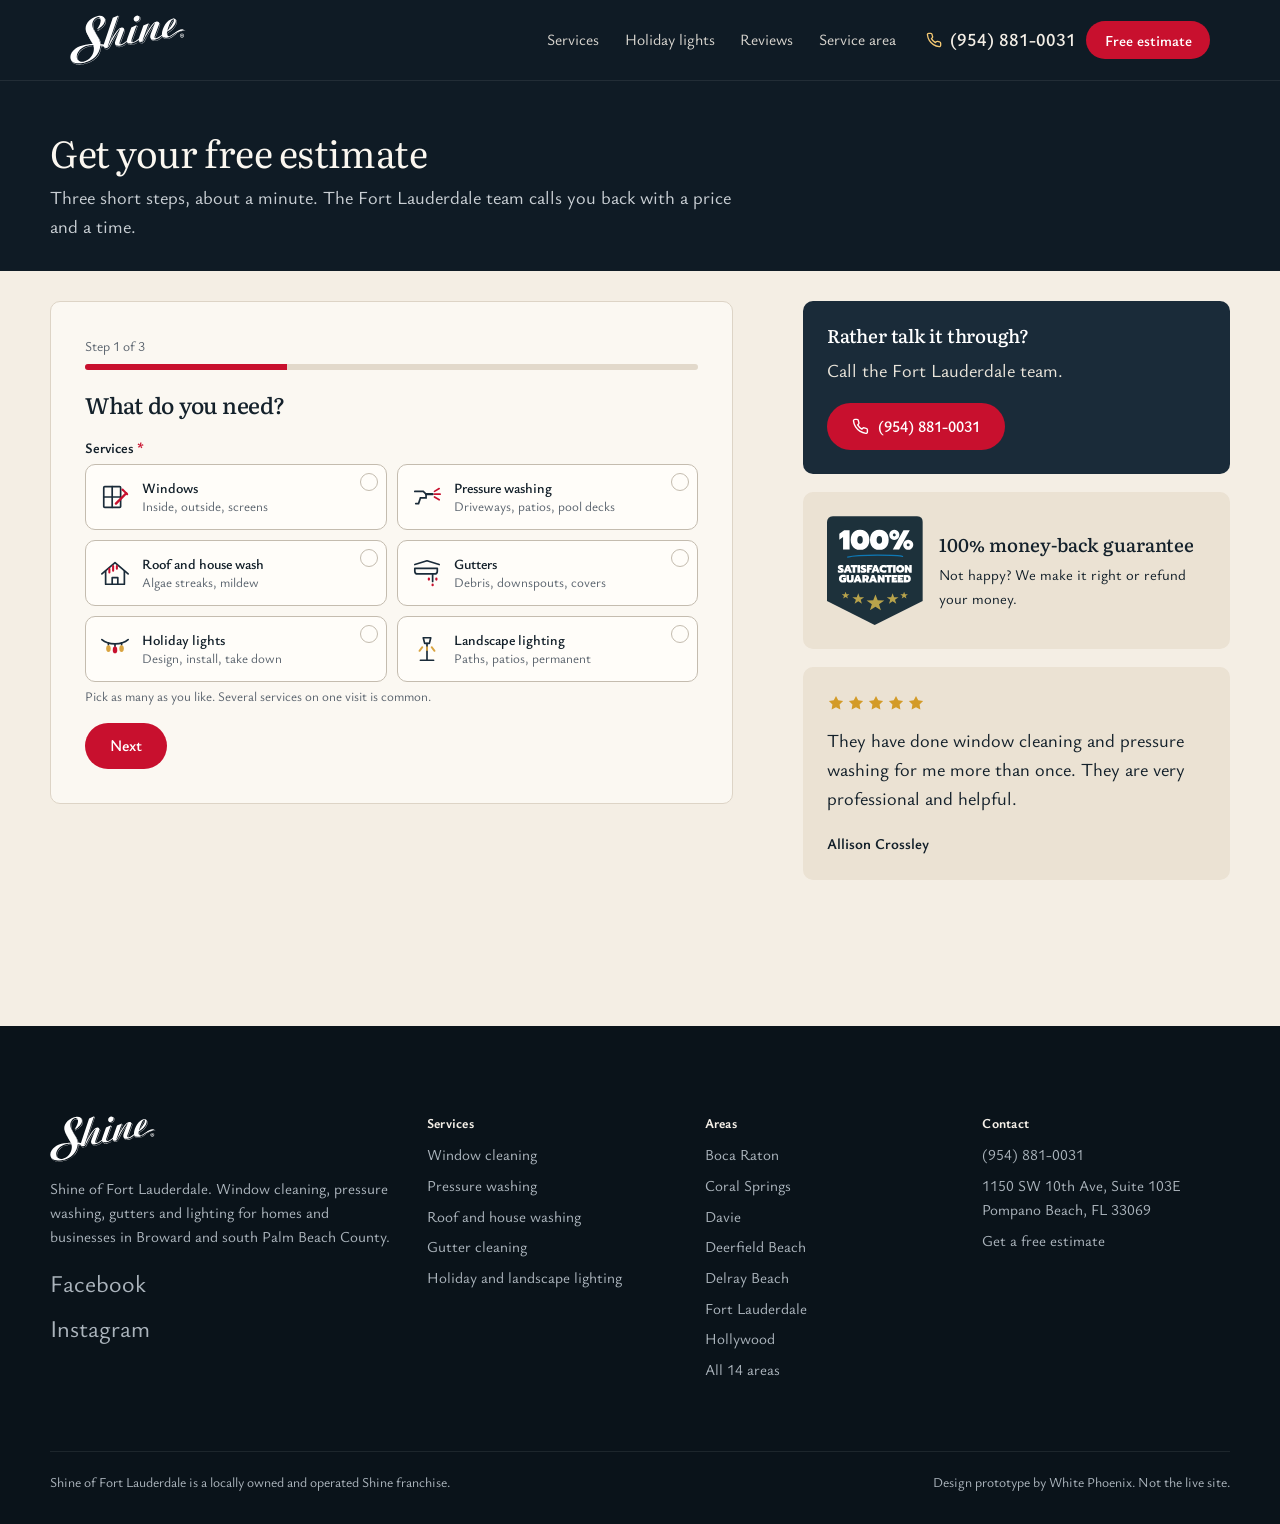
<file: quote/index.html>
<!doctype html>
<html lang="en-US">
<head>
<meta charset="utf-8">
<meta name="viewport" content="width=device-width, initial-scale=1">
<meta name="robots" content="noindex, nofollow">
<title>Free Estimate | Shine of Fort Lauderdale</title>
<meta name="description" content="Request a free, no-obligation estimate for window cleaning, pressure washing, gutters or lighting.">
<meta name="theme-color" content="#0f1b25">
<link rel="icon" href="../assets/img/favicon.svg" type="image/svg+xml">
<link rel="preconnect" href="https://fonts.googleapis.com"><link rel="preconnect" href="https://fonts.gstatic.com" crossorigin>
<link rel="stylesheet" href="https://fonts.googleapis.com/css2?family=Literata:ital,opsz,wght@0,7..72,400;0,7..72,500;1,7..72,400&family=Ysabeau+Office:wght@400;450;600;700&display=swap">
<link rel="stylesheet" href="../assets/css/wp-blocks.css?ver=70587eb1">
<link rel="stylesheet" href="../assets/css/site.css?ver=adef926d">
<script type="speculationrules">{"prerender":[{"where":{"href_matches":"/*"},"eagerness":"moderate"}]}</script>
<script src="../assets/js/site.js?ver=ba929c5a" defer></script>
</head>
<body>
<a class="screen-reader-text" href="#main">Skip to content</a>
<header class="site-header wp-block-template-part">
<div class="inner wp-block-group alignwide">
<a class="wp-block-site-logo" href="../" aria-label="Shine of Fort Lauderdale, home" data-logo><img src="../assets/img/logo.svg" alt="Shine" width="116" height="50"></a>
<nav class="wp-block-navigation" aria-label="Main"><a href="../#services">Services</a><a href="../#lights">Holiday lights</a><a href="../#reviews">Reviews</a><a href="../#area">Service area</a></nav>
<div class="header-actions"><a class="header-phone" href="tel:+19548810031"><svg xmlns="http://www.w3.org/2000/svg" aria-hidden="true" focusable="false" fill="none" stroke="currentColor" stroke-width="2" stroke-linecap="round" stroke-linejoin="round" viewBox="0 0 24 24"><path d="M22 16.92v3a2 2 0 0 1-2.18 2 19.8 19.8 0 0 1-8.63-3.07 19.5 19.5 0 0 1-6-6A19.8 19.8 0 0 1 2.12 4.18 2 2 0 0 1 4.11 2h3a2 2 0 0 1 2 1.72c.13.96.36 1.9.7 2.81a2 2 0 0 1-.45 2.11L8.09 9.91a16 16 0 0 0 6 6l1.27-1.27a2 2 0 0 1 2.11-.45c.91.34 1.85.57 2.81.7A2 2 0 0 1 22 16.92z"/></svg>(954) 881-0031</a><div class="wp-block-button"><a class="wp-block-button__link wp-element-button" href="../quote/">Free estimate</a></div><a class="icon-btn header-call" href="tel:+19548810031" aria-label="Call (954) 881-0031"><svg xmlns="http://www.w3.org/2000/svg" aria-hidden="true" focusable="false" fill="none" stroke="currentColor" stroke-width="2" stroke-linecap="round" stroke-linejoin="round" viewBox="0 0 24 24"><path d="M22 16.92v3a2 2 0 0 1-2.18 2 19.8 19.8 0 0 1-8.63-3.07 19.5 19.5 0 0 1-6-6A19.8 19.8 0 0 1 2.12 4.18 2 2 0 0 1 4.11 2h3a2 2 0 0 1 2 1.72c.13.96.36 1.9.7 2.81a2 2 0 0 1-.45 2.11L8.09 9.91a16 16 0 0 0 6 6l1.27-1.27a2 2 0 0 1 2.11-.45c.91.34 1.85.57 2.81.7A2 2 0 0 1 22 16.92z"/></svg></a><button class="icon-btn menu-toggle" type="button" aria-label="Open menu" aria-expanded="false" aria-controls="menu"><svg xmlns="http://www.w3.org/2000/svg" aria-hidden="true" focusable="false" viewBox="0 0 24 24"><path fill="currentColor" d="M5 5v1.5h14V5H5zm0 7.8h14v-1.5H5v1.5zM5 19h14v-1.5H5V19z"/></svg></button></div>
</div>
<svg class="header-string" xmlns="http://www.w3.org/2000/svg" aria-hidden="true" focusable="false" viewBox="0 0 1440 90" preserveAspectRatio="none"><path class="wire" d="M0 2 Q 360.0 14 720.0 2 T 1440 2"/><rect class="cap" x="12.0" y="2.5" width="6" height="6" rx="1"/><ellipse class="bulb" cx="15.0" cy="16.5" rx="5.5" ry="9"/><rect class="cap" x="42.0" y="3.4" width="6" height="6" rx="1"/><ellipse class="bulb" cx="45.0" cy="17.4" rx="5.5" ry="9"/><rect class="cap" x="72.0" y="4.2" width="6" height="6" rx="1"/><ellipse class="bulb" cx="75.0" cy="18.2" rx="5.5" ry="9"/><rect class="cap" x="102.0" y="5.0" width="6" height="6" rx="1"/><ellipse class="bulb" cx="105.0" cy="19.0" rx="5.5" ry="9"/><rect class="cap" x="132.0" y="5.7" width="6" height="6" rx="1"/><ellipse class="bulb" cx="135.0" cy="19.7" rx="5.5" ry="9"/><rect class="cap" x="162.0" y="6.2" width="6" height="6" rx="1"/><ellipse class="bulb" cx="165.0" cy="20.2" rx="5.5" ry="9"/><rect class="cap" x="192.0" y="6.7" width="6" height="6" rx="1"/><ellipse class="bulb" cx="195.0" cy="20.7" rx="5.5" ry="9"/><rect class="cap" x="222.0" y="7.2" width="6" height="6" rx="1"/><ellipse class="bulb" cx="225.0" cy="21.2" rx="5.5" ry="9"/><rect class="cap" x="252.0" y="7.5" width="6" height="6" rx="1"/><ellipse class="bulb" cx="255.0" cy="21.5" rx="5.5" ry="9"/><rect class="cap" x="282.0" y="7.7" width="6" height="6" rx="1"/><ellipse class="bulb" cx="285.0" cy="21.7" rx="5.5" ry="9"/><rect class="cap" x="312.0" y="7.9" width="6" height="6" rx="1"/><ellipse class="bulb" cx="315.0" cy="21.9" rx="5.5" ry="9"/><rect class="cap" x="342.0" y="8.0" width="6" height="6" rx="1"/><ellipse class="bulb" cx="345.0" cy="22.0" rx="5.5" ry="9"/><rect class="cap" x="372.0" y="8.0" width="6" height="6" rx="1"/><ellipse class="bulb" cx="375.0" cy="22.0" rx="5.5" ry="9"/><rect class="cap" x="402.0" y="7.9" width="6" height="6" rx="1"/><ellipse class="bulb" cx="405.0" cy="21.9" rx="5.5" ry="9"/><rect class="cap" x="432.0" y="7.7" width="6" height="6" rx="1"/><ellipse class="bulb" cx="435.0" cy="21.7" rx="5.5" ry="9"/><rect class="cap" x="462.0" y="7.5" width="6" height="6" rx="1"/><ellipse class="bulb" cx="465.0" cy="21.5" rx="5.5" ry="9"/><rect class="cap" x="492.0" y="7.2" width="6" height="6" rx="1"/><ellipse class="bulb" cx="495.0" cy="21.2" rx="5.5" ry="9"/><rect class="cap" x="522.0" y="6.7" width="6" height="6" rx="1"/><ellipse class="bulb" cx="525.0" cy="20.7" rx="5.5" ry="9"/><rect class="cap" x="552.0" y="6.2" width="6" height="6" rx="1"/><ellipse class="bulb" cx="555.0" cy="20.2" rx="5.5" ry="9"/><rect class="cap" x="582.0" y="5.7" width="6" height="6" rx="1"/><ellipse class="bulb" cx="585.0" cy="19.7" rx="5.5" ry="9"/><rect class="cap" x="612.0" y="5.0" width="6" height="6" rx="1"/><ellipse class="bulb" cx="615.0" cy="19.0" rx="5.5" ry="9"/><rect class="cap" x="642.0" y="4.2" width="6" height="6" rx="1"/><ellipse class="bulb" cx="645.0" cy="18.2" rx="5.5" ry="9"/><rect class="cap" x="672.0" y="3.4" width="6" height="6" rx="1"/><ellipse class="bulb" cx="675.0" cy="17.4" rx="5.5" ry="9"/><rect class="cap" x="702.0" y="2.5" width="6" height="6" rx="1"/><ellipse class="bulb" cx="705.0" cy="16.5" rx="5.5" ry="9"/><rect class="cap" x="732.0" y="2.5" width="6" height="6" rx="1"/><ellipse class="bulb" cx="735.0" cy="16.5" rx="5.5" ry="9"/><rect class="cap" x="762.0" y="3.4" width="6" height="6" rx="1"/><ellipse class="bulb" cx="765.0" cy="17.4" rx="5.5" ry="9"/><rect class="cap" x="792.0" y="4.2" width="6" height="6" rx="1"/><ellipse class="bulb" cx="795.0" cy="18.2" rx="5.5" ry="9"/><rect class="cap" x="822.0" y="5.0" width="6" height="6" rx="1"/><ellipse class="bulb" cx="825.0" cy="19.0" rx="5.5" ry="9"/><rect class="cap" x="852.0" y="5.7" width="6" height="6" rx="1"/><ellipse class="bulb" cx="855.0" cy="19.7" rx="5.5" ry="9"/><rect class="cap" x="882.0" y="6.2" width="6" height="6" rx="1"/><ellipse class="bulb" cx="885.0" cy="20.2" rx="5.5" ry="9"/><rect class="cap" x="912.0" y="6.7" width="6" height="6" rx="1"/><ellipse class="bulb" cx="915.0" cy="20.7" rx="5.5" ry="9"/><rect class="cap" x="942.0" y="7.2" width="6" height="6" rx="1"/><ellipse class="bulb" cx="945.0" cy="21.2" rx="5.5" ry="9"/><rect class="cap" x="972.0" y="7.5" width="6" height="6" rx="1"/><ellipse class="bulb" cx="975.0" cy="21.5" rx="5.5" ry="9"/><rect class="cap" x="1002.0" y="7.7" width="6" height="6" rx="1"/><ellipse class="bulb" cx="1005.0" cy="21.7" rx="5.5" ry="9"/><rect class="cap" x="1032.0" y="7.9" width="6" height="6" rx="1"/><ellipse class="bulb" cx="1035.0" cy="21.9" rx="5.5" ry="9"/><rect class="cap" x="1062.0" y="8.0" width="6" height="6" rx="1"/><ellipse class="bulb" cx="1065.0" cy="22.0" rx="5.5" ry="9"/><rect class="cap" x="1092.0" y="8.0" width="6" height="6" rx="1"/><ellipse class="bulb" cx="1095.0" cy="22.0" rx="5.5" ry="9"/><rect class="cap" x="1122.0" y="7.9" width="6" height="6" rx="1"/><ellipse class="bulb" cx="1125.0" cy="21.9" rx="5.5" ry="9"/><rect class="cap" x="1152.0" y="7.7" width="6" height="6" rx="1"/><ellipse class="bulb" cx="1155.0" cy="21.7" rx="5.5" ry="9"/><rect class="cap" x="1182.0" y="7.5" width="6" height="6" rx="1"/><ellipse class="bulb" cx="1185.0" cy="21.5" rx="5.5" ry="9"/><rect class="cap" x="1212.0" y="7.2" width="6" height="6" rx="1"/><ellipse class="bulb" cx="1215.0" cy="21.2" rx="5.5" ry="9"/><rect class="cap" x="1242.0" y="6.7" width="6" height="6" rx="1"/><ellipse class="bulb" cx="1245.0" cy="20.7" rx="5.5" ry="9"/><rect class="cap" x="1272.0" y="6.2" width="6" height="6" rx="1"/><ellipse class="bulb" cx="1275.0" cy="20.2" rx="5.5" ry="9"/><rect class="cap" x="1302.0" y="5.7" width="6" height="6" rx="1"/><ellipse class="bulb" cx="1305.0" cy="19.7" rx="5.5" ry="9"/><rect class="cap" x="1332.0" y="5.0" width="6" height="6" rx="1"/><ellipse class="bulb" cx="1335.0" cy="19.0" rx="5.5" ry="9"/><rect class="cap" x="1362.0" y="4.2" width="6" height="6" rx="1"/><ellipse class="bulb" cx="1365.0" cy="18.2" rx="5.5" ry="9"/><rect class="cap" x="1392.0" y="3.4" width="6" height="6" rx="1"/><ellipse class="bulb" cx="1395.0" cy="17.4" rx="5.5" ry="9"/><rect class="cap" x="1422.0" y="2.5" width="6" height="6" rx="1"/><ellipse class="bulb" cx="1425.0" cy="16.5" rx="5.5" ry="9"/></svg>
</header>
<div class="menu-overlay" id="menu" hidden><button class="icon-btn menu-close" type="button" aria-label="Close menu"><svg xmlns="http://www.w3.org/2000/svg" aria-hidden="true" focusable="false" viewBox="0 0 24 24"><path fill="currentColor" d="m13.06 12 6.47-6.47-1.06-1.06L12 10.94 5.53 4.47 4.47 5.53 10.94 12l-6.47 6.47 1.06 1.06L12 13.06l6.47 6.47 1.06-1.06L13.06 12Z"/></svg></button><a href="../">Home</a><a href="../#services">Services</a><a href="../#lights">Holiday lights</a><a href="../#reviews">Reviews</a><a href="../#area">Service area</a><a href="../quote/">Estimate</a><a href="tel:+19548810031">Call (954) 881-0031</a></div>
<main id="main">
<section class="page-banner is-compact"><div class="alignwide"><h1>Get your free estimate</h1><p style="max-width:38em;color:#c9cfd4">Three short steps, about a minute. The Fort Lauderdale team calls you back with a price and a time.</p></div></section>
<section class="wp-block-group section" style="padding-top:var(--wp--preset--spacing--50)"><div class="alignwide quote-layout">
<div class="gform_wrapper gravity-theme" data-form="multi"><form novalidate><p class="gf_progressbar_title">Step <span data-step>1</span> of 3</p><div class="gf_progressbar" aria-hidden="true"><div class="gf_progressbar_percentage" style="width:33%"></div></div><div class="gform_validation_errors" hidden role="alert">There was a problem with your submission. Please review the fields below.</div>
<div class="gform_page" data-page="1"><h3>What do you need?</h3><div class="gform_fields"><fieldset class="gfield gfield_contains_required" data-group><legend class="gfield_label">Services<span class="gfield_required">*</span></legend><div class="choice-cards is-list"><label class="choice"><input type="checkbox" name="services" value="windows"><svg class="art" xmlns="http://www.w3.org/2000/svg" aria-hidden="true" focusable="false" viewBox="0 0 32 32" fill="none" stroke-width="1.8" stroke-linecap="round"><rect x="4" y="5" width="18" height="22" rx="1" stroke="#1a2b39"/><path d="M13 5v22M4 16h18" stroke="#1a2b39"/><path d="M17 23l11-11" stroke="#c8102e" stroke-width="2.6"/><path d="M24 8l5 5" stroke="#c8102e" stroke-width="2.2"/></svg><span>Windows<small>Inside, outside, screens</small></span><span class="tick"><svg xmlns="http://www.w3.org/2000/svg" aria-hidden="true" focusable="false" fill="none" stroke="currentColor" stroke-width="2" stroke-linecap="round" stroke-linejoin="round" stroke-width="3" viewBox="0 0 24 24"><path d="M5 12.5l4.5 4.5L19 7.5"/></svg></span></label><label class="choice"><input type="checkbox" name="services" value="pressure"><svg class="art" xmlns="http://www.w3.org/2000/svg" aria-hidden="true" focusable="false" viewBox="0 0 32 32" fill="none" stroke-width="1.8" stroke-linecap="round"><path d="M3 10h9l3 3v4H9l-2 6H4" stroke="#1a2b39"/><path d="M15 13h7" stroke="#1a2b39" stroke-width="2.4"/><path d="M24 10l5-3M24 13h6M24 16l5 3" stroke="#c8102e"/></svg><span>Pressure washing<small>Driveways, patios, pool decks</small></span><span class="tick"><svg xmlns="http://www.w3.org/2000/svg" aria-hidden="true" focusable="false" fill="none" stroke="currentColor" stroke-width="2" stroke-linecap="round" stroke-linejoin="round" stroke-width="3" viewBox="0 0 24 24"><path d="M5 12.5l4.5 4.5L19 7.5"/></svg></span></label><label class="choice"><input type="checkbox" name="services" value="roof"><svg class="art" xmlns="http://www.w3.org/2000/svg" aria-hidden="true" focusable="false" viewBox="0 0 32 32" fill="none" stroke-width="1.8" stroke-linecap="round" stroke-linejoin="round"><path d="M2 17L16 5l14 12" stroke="#1a2b39"/><path d="M6 14v14h20V14" stroke="#1a2b39"/><path d="M10 11.5v4M14 8.5v5M18 8.5v3" stroke="#c8102e" stroke-width="2.2"/><path d="M13 28v-7h6v7" stroke="#1a2b39"/></svg><span>Roof and house wash<small>Algae streaks, mildew</small></span><span class="tick"><svg xmlns="http://www.w3.org/2000/svg" aria-hidden="true" focusable="false" fill="none" stroke="currentColor" stroke-width="2" stroke-linecap="round" stroke-linejoin="round" stroke-width="3" viewBox="0 0 24 24"><path d="M5 12.5l4.5 4.5L19 7.5"/></svg></span></label><label class="choice"><input type="checkbox" name="services" value="gutters"><svg class="art" xmlns="http://www.w3.org/2000/svg" aria-hidden="true" focusable="false" viewBox="0 0 32 32" fill="none" stroke-width="1.8" stroke-linecap="round" stroke-linejoin="round"><path d="M3 7l13-4 13 4" stroke="#1a2b39"/><path d="M3 11h24v3a3 3 0 0 1-3 3H6a3 3 0 0 1-3-3z" stroke="#1a2b39"/><path d="M22 17v8" stroke="#1a2b39"/><path d="M22 28.5v.5M18 22v1M26 22v1" stroke="#c8102e" stroke-width="2.4"/></svg><span>Gutters<small>Debris, downspouts, covers</small></span><span class="tick"><svg xmlns="http://www.w3.org/2000/svg" aria-hidden="true" focusable="false" fill="none" stroke="currentColor" stroke-width="2" stroke-linecap="round" stroke-linejoin="round" stroke-width="3" viewBox="0 0 24 24"><path d="M5 12.5l4.5 4.5L19 7.5"/></svg></span></label><label class="choice"><input type="checkbox" name="services" value="holiday"><svg class="art" xmlns="http://www.w3.org/2000/svg" aria-hidden="true" focusable="false" viewBox="0 0 32 32" fill="none" stroke-width="1.8" stroke-linecap="round"><path d="M2 6c7 6 21 6 28 0" stroke="#1a2b39"/><path d="M9 9.5v2M16 11v2M23 9.5v2" stroke="#1a2b39"/><ellipse cx="9" cy="15.5" rx="2.4" ry="3.6" fill="#d9a441" stroke="none"/><ellipse cx="16" cy="17" rx="2.4" ry="3.6" fill="#c8102e" stroke="none"/><ellipse cx="23" cy="15.5" rx="2.4" ry="3.6" fill="#d9a441" stroke="none"/></svg><span>Holiday lights<small>Design, install, take down</small></span><span class="tick"><svg xmlns="http://www.w3.org/2000/svg" aria-hidden="true" focusable="false" fill="none" stroke="currentColor" stroke-width="2" stroke-linecap="round" stroke-linejoin="round" stroke-width="3" viewBox="0 0 24 24"><path d="M5 12.5l4.5 4.5L19 7.5"/></svg></span></label><label class="choice"><input type="checkbox" name="services" value="lighting"><svg class="art" xmlns="http://www.w3.org/2000/svg" aria-hidden="true" focusable="false" viewBox="0 0 32 32" fill="none" stroke-width="1.8" stroke-linecap="round" stroke-linejoin="round"><path d="M12 4h8l-1.5 6h-5z" stroke="#1a2b39"/><path d="M16 10v18M9 28h14" stroke="#1a2b39"/><path d="M11 14l-3 4M21 14l3 4M16 14v3" stroke="#d9a441" stroke-width="2"/></svg><span>Landscape lighting<small>Paths, patios, permanent</small></span><span class="tick"><svg xmlns="http://www.w3.org/2000/svg" aria-hidden="true" focusable="false" fill="none" stroke="currentColor" stroke-width="2" stroke-linecap="round" stroke-linejoin="round" stroke-width="3" viewBox="0 0 24 24"><path d="M5 12.5l4.5 4.5L19 7.5"/></svg></span></label></div><div class="gfield_description">Pick as many as you like. Several services on one visit is common.</div></fieldset></div><div class="gform_page_footer"><button type="button" class="wp-block-button__link wp-element-button" data-next>Next</button></div></div>
<div class="gform_page" data-page="2" hidden><h3>The property</h3><div class="gform_fields"><fieldset class="gfield gfield_contains_required" data-group><legend class="gfield_label">Type of property<span class="gfield_required">*</span></legend><div class="choice-cards"><label class="choice"><input type="radio" name="ptype" value="House">House<span class="tick"><svg xmlns="http://www.w3.org/2000/svg" aria-hidden="true" focusable="false" fill="none" stroke="currentColor" stroke-width="2" stroke-linecap="round" stroke-linejoin="round" stroke-width="3" viewBox="0 0 24 24"><path d="M5 12.5l4.5 4.5L19 7.5"/></svg></span></label><label class="choice"><input type="radio" name="ptype" value="Condo or townhome">Condo or townhome<span class="tick"><svg xmlns="http://www.w3.org/2000/svg" aria-hidden="true" focusable="false" fill="none" stroke="currentColor" stroke-width="2" stroke-linecap="round" stroke-linejoin="round" stroke-width="3" viewBox="0 0 24 24"><path d="M5 12.5l4.5 4.5L19 7.5"/></svg></span></label><label class="choice"><input type="radio" name="ptype" value="Business">Business<span class="tick"><svg xmlns="http://www.w3.org/2000/svg" aria-hidden="true" focusable="false" fill="none" stroke="currentColor" stroke-width="2" stroke-linecap="round" stroke-linejoin="round" stroke-width="3" viewBox="0 0 24 24"><path d="M5 12.5l4.5 4.5L19 7.5"/></svg></span></label><label class="choice"><input type="radio" name="ptype" value="HOA or building">HOA or building<span class="tick"><svg xmlns="http://www.w3.org/2000/svg" aria-hidden="true" focusable="false" fill="none" stroke="currentColor" stroke-width="2" stroke-linecap="round" stroke-linejoin="round" stroke-width="3" viewBox="0 0 24 24"><path d="M5 12.5l4.5 4.5L19 7.5"/></svg></span></label></div></fieldset><div class="gfield gfield--width-half"><label class="gfield_label" for="q-stories">Stories</label><select id="q-stories" name="stories"><option value="">Select</option><option>1</option><option>2</option><option>3 or more</option></select></div><div class="gfield gfield--width-half gfield_contains_required"><label class="gfield_label" for="q-zip">ZIP code<span class="gfield_required">*</span></label><input id="q-zip" name="zip" inputmode="numeric" maxlength="5" required></div><div class="gfield"><label class="gfield_label" for="q-notes">Anything we should know?</label><textarea id="q-notes" name="notes" placeholder="Number of windows, gate code, the stain on the driveway..."></textarea></div></div><div class="gform_page_footer"><button type="button" class="wp-block-button__link wp-element-button is-style-outline-btn" data-prev style="background:transparent;color:inherit;border-color:currentColor">Previous</button><button type="button" class="wp-block-button__link wp-element-button" data-next>Next</button></div></div>
<div class="gform_page" data-page="3" hidden><h3>Your details</h3><div class="gform_fields"><div class="gfield gfield--width-half gfield_contains_required"><label class="gfield_label" for="q-name">Name<span class="gfield_required">*</span></label><input id="q-name" name="name" autocomplete="name" required></div><div class="gfield gfield--width-half gfield_contains_required"><label class="gfield_label" for="q-phone">Phone<span class="gfield_required">*</span></label><input id="q-phone" name="phone" type="tel" autocomplete="tel" required></div><div class="gfield gfield--width-half"><label class="gfield_label" for="q-email">Email</label><input id="q-email" name="email" type="email" autocomplete="email"></div><div class="gfield gfield--width-half"><label class="gfield_label" for="q-when">Best time to call</label><select id="q-when" name="when"><option>Any time</option><option>Morning</option><option>Afternoon</option><option>Evening</option></select></div></div><div class="gform_page_footer"><button type="button" class="wp-block-button__link wp-element-button" data-prev style="background:transparent;color:inherit;border-color:currentColor">Previous</button><button type="submit" class="wp-block-button__link wp-element-button">Send my request</button></div></div>
</form></div>
<aside><div class="widget is-dark"><h3>Rather talk it through?</h3><p>Call the Fort Lauderdale team.</p><div class="wp-block-buttons"><div class="wp-block-button"><a class="wp-block-button__link wp-element-button" href="tel:+19548810031"><svg xmlns="http://www.w3.org/2000/svg" aria-hidden="true" focusable="false" fill="none" stroke="currentColor" stroke-width="2" stroke-linecap="round" stroke-linejoin="round" viewBox="0 0 24 24"><path d="M22 16.92v3a2 2 0 0 1-2.18 2 19.8 19.8 0 0 1-8.63-3.07 19.5 19.5 0 0 1-6-6A19.8 19.8 0 0 1 2.12 4.18 2 2 0 0 1 4.11 2h3a2 2 0 0 1 2 1.72c.13.96.36 1.9.7 2.81a2 2 0 0 1-.45 2.11L8.09 9.91a16 16 0 0 0 6 6l1.27-1.27a2 2 0 0 1 2.11-.45c.91.34 1.85.57 2.81.7A2 2 0 0 1 22 16.92z"/></svg>(954) 881-0031</a></div></div></div><div class="widget"><div class="seal" style="background:transparent;border:0;padding:0"><img src="../assets/img/guarantee.svg" alt="100% satisfaction guaranteed seal" width="96" height="120"><p style="color:inherit"><strong style="color:inherit">100% money-back guarantee</strong>Not happy? We make it right or refund your money.</p></div></div><div class="widget"><blockquote class="wp-block-quote is-style-plain"><span class="stars" aria-label="5 out of 5 stars"><svg xmlns="http://www.w3.org/2000/svg" aria-hidden="true" focusable="false" viewBox="0 0 24 24"><path fill="currentColor" d="M12 2.5l2.94 5.96 6.56.95-4.75 4.63 1.12 6.54L12 17.5l-5.87 3.08 1.12-6.54L2.5 9.41l6.56-.95z"/></svg><svg xmlns="http://www.w3.org/2000/svg" aria-hidden="true" focusable="false" viewBox="0 0 24 24"><path fill="currentColor" d="M12 2.5l2.94 5.96 6.56.95-4.75 4.63 1.12 6.54L12 17.5l-5.87 3.08 1.12-6.54L2.5 9.41l6.56-.95z"/></svg><svg xmlns="http://www.w3.org/2000/svg" aria-hidden="true" focusable="false" viewBox="0 0 24 24"><path fill="currentColor" d="M12 2.5l2.94 5.96 6.56.95-4.75 4.63 1.12 6.54L12 17.5l-5.87 3.08 1.12-6.54L2.5 9.41l6.56-.95z"/></svg><svg xmlns="http://www.w3.org/2000/svg" aria-hidden="true" focusable="false" viewBox="0 0 24 24"><path fill="currentColor" d="M12 2.5l2.94 5.96 6.56.95-4.75 4.63 1.12 6.54L12 17.5l-5.87 3.08 1.12-6.54L2.5 9.41l6.56-.95z"/></svg><svg xmlns="http://www.w3.org/2000/svg" aria-hidden="true" focusable="false" viewBox="0 0 24 24"><path fill="currentColor" d="M12 2.5l2.94 5.96 6.56.95-4.75 4.63 1.12 6.54L12 17.5l-5.87 3.08 1.12-6.54L2.5 9.41l6.56-.95z"/></svg></span><p>They have done window cleaning and pressure washing for me more than once. They are very professional and helpful.</p><cite>Allison Crossley</cite></blockquote></div></aside>
</div></section>
</main>
<footer class="site-footer wp-block-template-part">
<div class="alignwide">
<div class="footer-cols">
<div><img src="../assets/img/logo.svg" alt="Shine" width="116" height="50" style="height:46px;width:auto;margin-bottom:14px"><p>Shine of Fort Lauderdale. Window cleaning, pressure washing, gutters and lighting for homes and businesses in Broward and south Palm Beach County.</p><ul class="wp-block-social-links"><li><a href="https://www.facebook.com/ShineExteriorCleaningLighting">Facebook</a></li><li><a href="https://www.instagram.com/shineexteriorcleaninglighting/">Instagram</a></li></ul></div>
<div><h4>Services</h4><ul><li><a href="../#services">Window cleaning</a></li><li><a href="../#services">Pressure washing</a></li><li><a href="../#services">Roof and house washing</a></li><li><a href="../#services">Gutter cleaning</a></li><li><a href="../#lights">Holiday and landscape lighting</a></li></ul></div>
<div><h4>Areas</h4><ul><li>Boca Raton</li><li>Coral Springs</li><li>Davie</li><li>Deerfield Beach</li><li>Delray Beach</li><li>Fort Lauderdale</li><li>Hollywood</li><li><a href="../#area">All 14 areas</a></li></ul></div>
<div><h4>Contact</h4><ul><li><a href="tel:+19548810031">(954) 881-0031</a></li><li><a href="https://www.google.com/maps/search/?api=1&query=1150+SW+10th+Ave+Suite+103E+Pompano+Beach+FL+33069">1150 SW 10th Ave, Suite 103E<br>Pompano Beach, FL 33069</a></li><li><a href="../quote/">Get a free estimate</a></li></ul></div>
</div>
<div class="footer-base"><span>Shine of Fort Lauderdale is a locally owned and operated Shine franchise.</span><span>Design prototype by White Phoenix. Not the live site.</span></div>
</div>
</footer>
<div class="action-bar" aria-label="Quick actions"><div class="wp-block-button is-style-outline"><a class="wp-block-button__link wp-element-button" href="tel:+19548810031"><svg xmlns="http://www.w3.org/2000/svg" aria-hidden="true" focusable="false" fill="none" stroke="currentColor" stroke-width="2" stroke-linecap="round" stroke-linejoin="round" viewBox="0 0 24 24"><path d="M22 16.92v3a2 2 0 0 1-2.18 2 19.8 19.8 0 0 1-8.63-3.07 19.5 19.5 0 0 1-6-6A19.8 19.8 0 0 1 2.12 4.18 2 2 0 0 1 4.11 2h3a2 2 0 0 1 2 1.72c.13.96.36 1.9.7 2.81a2 2 0 0 1-.45 2.11L8.09 9.91a16 16 0 0 0 6 6l1.27-1.27a2 2 0 0 1 2.11-.45c.91.34 1.85.57 2.81.7A2 2 0 0 1 22 16.92z"/></svg>Call</a></div><div class="wp-block-button"><a class="wp-block-button__link wp-element-button" href="../quote/">Free estimate</a></div></div>
</body>
</html>
</file>
<file: assets/css/wp-blocks.css>
/* Subset of @wordpress/block-library 11.2.0 (build-style/style.css + theme.css), official WordPress block styles. */
.wp-block-button__link{cursor: pointer;
  display: inline-block;
  text-align: center;
  word-break: normal;
  overflow-wrap: anywhere;
  box-sizing: border-box;
  height: 100%;
  align-content: center;}.wp-block-button__link.aligncenter{text-align: center;}.wp-block-button__link.alignright{text-align: right;}:where(.wp-block-button__link){box-shadow: none;
  text-decoration: none;
  border-radius: 9999px;
  padding: calc(0.667em + 2px) calc(1.333em + 2px);}.wp-block-button[style*=text-decoration] .wp-block-button__link{text-decoration: inherit;}.wp-block-buttons > .wp-block-button.has-custom-width{max-width: none;}.wp-block-buttons > .wp-block-button.has-custom-width .wp-block-button__link{width: 100%;}.wp-block-buttons > .wp-block-button.has-custom-font-size .wp-block-button__link{font-size: inherit;}.wp-block-buttons > .wp-block-button[class*=wp-block-button__width]{width: calc(var(--wp--block-button--width) * 1% - var(--wp--style--block-gap, 0.5em) * (1 - var(--wp--block-button--width) / 100));}.wp-block-buttons > .wp-block-button.wp-block-button__width-25{width: calc(25% - var(--wp--style--block-gap, 0.5em) * 0.75);}.wp-block-buttons > .wp-block-button.wp-block-button__width-50{width: calc(50% - var(--wp--style--block-gap, 0.5em) * 0.5);}.wp-block-buttons > .wp-block-button.wp-block-button__width-75{width: calc(75% - var(--wp--style--block-gap, 0.5em) * 0.25);}.wp-block-buttons > .wp-block-button.wp-block-button__width-100{width: 100%;
  flex-basis: 100%;}.wp-block-buttons.is-vertical > .wp-block-button[class*=wp-block-button__width]{width: calc(var(--wp--block-button--width) * 1%);}.wp-block-buttons.is-vertical > .wp-block-button.wp-block-button__width-25{width: 25%;}.wp-block-buttons.is-vertical > .wp-block-button.wp-block-button__width-50{width: 50%;}.wp-block-buttons.is-vertical > .wp-block-button.wp-block-button__width-75{width: 75%;}.wp-block-button.is-style-squared,
.wp-block-button__link.wp-block-button.is-style-squared{border-radius: 0;}.wp-block-button.no-border-radius,
.wp-block-button__link.no-border-radius{border-radius: 0 !important;}:root :where(.wp-block-button.is-style-outline > .wp-block-button__link),
:root :where(.wp-block-button .wp-block-button__link.is-style-outline){border: 2px solid currentColor;
  padding: 0.667em 1.333em;}:root :where(.wp-block-button.is-style-outline > .wp-block-button__link:not(.has-text-color)),
:root :where(.wp-block-button .wp-block-button__link.is-style-outline:not(.has-text-color)){color: currentColor;}:root :where(.wp-block-button.is-style-outline > .wp-block-button__link:not(.has-background)),
:root :where(.wp-block-button .wp-block-button__link.is-style-outline:not(.has-background)){background-color: transparent;
  background-image: none;}.wp-block-buttons{box-sizing: border-box;}.wp-block-buttons.is-vertical{flex-direction: column;}.wp-block-buttons.is-vertical > .wp-block-button:last-child{margin-bottom: 0;}.wp-block-buttons > .wp-block-button{display: inline-block;
  margin: 0;}.wp-block-buttons.is-content-justification-left{justify-content: flex-start;}.wp-block-buttons.is-content-justification-left.is-vertical{align-items: flex-start;}.wp-block-buttons.is-content-justification-center{justify-content: center;}.wp-block-buttons.is-content-justification-center.is-vertical{align-items: center;}.wp-block-buttons.is-content-justification-right{justify-content: flex-end;}.wp-block-buttons.is-content-justification-right.is-vertical{align-items: flex-end;}.wp-block-buttons.is-content-justification-space-between{justify-content: space-between;}.wp-block-buttons.aligncenter{text-align: center;}.wp-block-buttons{}.wp-block-buttons:not(.is-content-justification-space-between,
.is-content-justification-right,
.is-content-justification-left,
.is-content-justification-center) .wp-block-button.aligncenter{margin-left: auto;
  margin-right: auto;
  width: 100%;}.wp-block-buttons[style*=text-decoration] .wp-block-button,
.wp-block-buttons[style*=text-decoration] .wp-block-button__link{text-decoration: inherit;}.wp-block-buttons.has-custom-font-size .wp-block-button__link{font-size: inherit;}.wp-block-buttons .wp-block-button__link{width: 100%;}.wp-block-button.aligncenter{text-align: center;}:where(.wp-block-categories__label:not(.screen-reader-text)){width: 100%;
  display: block;}.wp-block-columns{display: flex;
  box-sizing: border-box;
  flex-wrap: wrap !important;}@media (min-width: 782px){.wp-block-columns{flex-wrap: nowrap !important;}}.wp-block-columns{align-items: initial !important;}.wp-block-columns.are-vertically-aligned-top{align-items: flex-start;}.wp-block-columns.are-vertically-aligned-center{align-items: center;}.wp-block-columns.are-vertically-aligned-bottom{align-items: flex-end;}@media (max-width: 781px){.wp-block-columns:not(.is-not-stacked-on-mobile) > .wp-block-column{flex-basis: 100% !important;}}@media (min-width: 782px){.wp-block-columns:not(.is-not-stacked-on-mobile) > .wp-block-column{flex-basis: 0;
    flex-grow: 1;}.wp-block-columns:not(.is-not-stacked-on-mobile) > .wp-block-column[style*=flex-basis]{flex-grow: 0;}}.wp-block-columns.is-not-stacked-on-mobile{flex-wrap: nowrap !important;}.wp-block-columns.is-not-stacked-on-mobile > .wp-block-column{flex-basis: 0;
  flex-grow: 1;}.wp-block-columns.is-not-stacked-on-mobile > .wp-block-column[style*=flex-basis]{flex-grow: 0;}:where(.wp-block-columns){margin-bottom: 1.75em;}:where(.wp-block-columns.has-background){padding: var(--wp--style--block-background-padding, 1.25em 2.375em);}.wp-block-column{flex-grow: 1;
  min-width: 0;
  word-break: normal;
  overflow-wrap: break-word;}.wp-block-column.is-vertically-aligned-top{align-self: flex-start;}.wp-block-column.is-vertically-aligned-center{align-self: center;}.wp-block-column.is-vertically-aligned-bottom{align-self: flex-end;}.wp-block-column.is-vertically-aligned-stretch{align-self: stretch;}.wp-block-column.is-vertically-aligned-top, .wp-block-column.is-vertically-aligned-center, .wp-block-column.is-vertically-aligned-bottom{width: 100%;}.wp-block-cover-image,
.wp-block-cover{min-height: 430px;
  padding: 1em;
  position: relative;
  background-position: center center;
  display: flex;
  justify-content: center;
  align-items: center;
  overflow: hidden;
  overflow: clip;
  box-sizing: border-box;}.wp-block-cover-image.has-background-dim:not([class*=-background-color]),
.wp-block-cover-image .has-background-dim:not([class*=-background-color]),
.wp-block-cover.has-background-dim:not([class*=-background-color]),
.wp-block-cover .has-background-dim:not([class*=-background-color]){background-color: #000;}.wp-block-cover-image .has-background-dim.has-background-gradient,
.wp-block-cover .has-background-dim.has-background-gradient{background-color: transparent;}.wp-block-cover-image.has-background-dim::before,
.wp-block-cover.has-background-dim::before{content: "";
  background-color: inherit;}.wp-block-cover-image.has-background-dim:not(.has-background-gradient)::before,
.wp-block-cover-image .wp-block-cover__background,
.wp-block-cover-image .wp-block-cover__gradient-background,
.wp-block-cover.has-background-dim:not(.has-background-gradient)::before,
.wp-block-cover .wp-block-cover__background,
.wp-block-cover .wp-block-cover__gradient-background{position: absolute;
  top: 0;
  left: 0;
  bottom: 0;
  right: 0;
  opacity: 0.5;}.wp-block-cover-image.has-background-dim.has-background-dim-10:not(.has-background-gradient)::before,
.wp-block-cover-image.has-background-dim.has-background-dim-10 .wp-block-cover__background,
.wp-block-cover-image.has-background-dim.has-background-dim-10 .wp-block-cover__gradient-background,
.wp-block-cover.has-background-dim.has-background-dim-10:not(.has-background-gradient)::before,
.wp-block-cover.has-background-dim.has-background-dim-10 .wp-block-cover__background,
.wp-block-cover.has-background-dim.has-background-dim-10 .wp-block-cover__gradient-background{opacity: 0.1;}.wp-block-cover-image.has-background-dim.has-background-dim-20:not(.has-background-gradient)::before,
.wp-block-cover-image.has-background-dim.has-background-dim-20 .wp-block-cover__background,
.wp-block-cover-image.has-background-dim.has-background-dim-20 .wp-block-cover__gradient-background,
.wp-block-cover.has-background-dim.has-background-dim-20:not(.has-background-gradient)::before,
.wp-block-cover.has-background-dim.has-background-dim-20 .wp-block-cover__background,
.wp-block-cover.has-background-dim.has-background-dim-20 .wp-block-cover__gradient-background{opacity: 0.2;}.wp-block-cover-image.has-background-dim.has-background-dim-30:not(.has-background-gradient)::before,
.wp-block-cover-image.has-background-dim.has-background-dim-30 .wp-block-cover__background,
.wp-block-cover-image.has-background-dim.has-background-dim-30 .wp-block-cover__gradient-background,
.wp-block-cover.has-background-dim.has-background-dim-30:not(.has-background-gradient)::before,
.wp-block-cover.has-background-dim.has-background-dim-30 .wp-block-cover__background,
.wp-block-cover.has-background-dim.has-background-dim-30 .wp-block-cover__gradient-background{opacity: 0.3;}.wp-block-cover-image.has-background-dim.has-background-dim-40:not(.has-background-gradient)::before,
.wp-block-cover-image.has-background-dim.has-background-dim-40 .wp-block-cover__background,
.wp-block-cover-image.has-background-dim.has-background-dim-40 .wp-block-cover__gradient-background,
.wp-block-cover.has-background-dim.has-background-dim-40:not(.has-background-gradient)::before,
.wp-block-cover.has-background-dim.has-background-dim-40 .wp-block-cover__background,
.wp-block-cover.has-background-dim.has-background-dim-40 .wp-block-cover__gradient-background{opacity: 0.4;}.wp-block-cover-image.has-background-dim.has-background-dim-50:not(.has-background-gradient)::before,
.wp-block-cover-image.has-background-dim.has-background-dim-50 .wp-block-cover__background,
.wp-block-cover-image.has-background-dim.has-background-dim-50 .wp-block-cover__gradient-background,
.wp-block-cover.has-background-dim.has-background-dim-50:not(.has-background-gradient)::before,
.wp-block-cover.has-background-dim.has-background-dim-50 .wp-block-cover__background,
.wp-block-cover.has-background-dim.has-background-dim-50 .wp-block-cover__gradient-background{opacity: 0.5;}.wp-block-cover-image.has-background-dim.has-background-dim-60:not(.has-background-gradient)::before,
.wp-block-cover-image.has-background-dim.has-background-dim-60 .wp-block-cover__background,
.wp-block-cover-image.has-background-dim.has-background-dim-60 .wp-block-cover__gradient-background,
.wp-block-cover.has-background-dim.has-background-dim-60:not(.has-background-gradient)::before,
.wp-block-cover.has-background-dim.has-background-dim-60 .wp-block-cover__background,
.wp-block-cover.has-background-dim.has-background-dim-60 .wp-block-cover__gradient-background{opacity: 0.6;}.wp-block-cover-image.has-background-dim.has-background-dim-70:not(.has-background-gradient)::before,
.wp-block-cover-image.has-background-dim.has-background-dim-70 .wp-block-cover__background,
.wp-block-cover-image.has-background-dim.has-background-dim-70 .wp-block-cover__gradient-background,
.wp-block-cover.has-background-dim.has-background-dim-70:not(.has-background-gradient)::before,
.wp-block-cover.has-background-dim.has-background-dim-70 .wp-block-cover__background,
.wp-block-cover.has-background-dim.has-background-dim-70 .wp-block-cover__gradient-background{opacity: 0.7;}.wp-block-cover-image.has-background-dim.has-background-dim-80:not(.has-background-gradient)::before,
.wp-block-cover-image.has-background-dim.has-background-dim-80 .wp-block-cover__background,
.wp-block-cover-image.has-background-dim.has-background-dim-80 .wp-block-cover__gradient-background,
.wp-block-cover.has-background-dim.has-background-dim-80:not(.has-background-gradient)::before,
.wp-block-cover.has-background-dim.has-background-dim-80 .wp-block-cover__background,
.wp-block-cover.has-background-dim.has-background-dim-80 .wp-block-cover__gradient-background{opacity: 0.8;}.wp-block-cover-image.has-background-dim.has-background-dim-90:not(.has-background-gradient)::before,
.wp-block-cover-image.has-background-dim.has-background-dim-90 .wp-block-cover__background,
.wp-block-cover-image.has-background-dim.has-background-dim-90 .wp-block-cover__gradient-background,
.wp-block-cover.has-background-dim.has-background-dim-90:not(.has-background-gradient)::before,
.wp-block-cover.has-background-dim.has-background-dim-90 .wp-block-cover__background,
.wp-block-cover.has-background-dim.has-background-dim-90 .wp-block-cover__gradient-background{opacity: 0.9;}.wp-block-cover-image.has-background-dim.has-background-dim-100:not(.has-background-gradient)::before,
.wp-block-cover-image.has-background-dim.has-background-dim-100 .wp-block-cover__background,
.wp-block-cover-image.has-background-dim.has-background-dim-100 .wp-block-cover__gradient-background,
.wp-block-cover.has-background-dim.has-background-dim-100:not(.has-background-gradient)::before,
.wp-block-cover.has-background-dim.has-background-dim-100 .wp-block-cover__background,
.wp-block-cover.has-background-dim.has-background-dim-100 .wp-block-cover__gradient-background{opacity: 1;}.wp-block-cover-image .wp-block-cover__gradient-background.has-background-dim.has-background-dim-0,
.wp-block-cover-image .wp-block-cover__background.has-background-dim.has-background-dim-0,
.wp-block-cover .wp-block-cover__gradient-background.has-background-dim.has-background-dim-0,
.wp-block-cover .wp-block-cover__background.has-background-dim.has-background-dim-0{opacity: 0;}.wp-block-cover-image .wp-block-cover__gradient-background.has-background-dim.has-background-dim-10,
.wp-block-cover-image .wp-block-cover__background.has-background-dim.has-background-dim-10,
.wp-block-cover .wp-block-cover__gradient-background.has-background-dim.has-background-dim-10,
.wp-block-cover .wp-block-cover__background.has-background-dim.has-background-dim-10{opacity: 0.1;}.wp-block-cover-image .wp-block-cover__gradient-background.has-background-dim.has-background-dim-20,
.wp-block-cover-image .wp-block-cover__background.has-background-dim.has-background-dim-20,
.wp-block-cover .wp-block-cover__gradient-background.has-background-dim.has-background-dim-20,
.wp-block-cover .wp-block-cover__background.has-background-dim.has-background-dim-20{opacity: 0.2;}.wp-block-cover-image .wp-block-cover__gradient-background.has-background-dim.has-background-dim-30,
.wp-block-cover-image .wp-block-cover__background.has-background-dim.has-background-dim-30,
.wp-block-cover .wp-block-cover__gradient-background.has-background-dim.has-background-dim-30,
.wp-block-cover .wp-block-cover__background.has-background-dim.has-background-dim-30{opacity: 0.3;}.wp-block-cover-image .wp-block-cover__gradient-background.has-background-dim.has-background-dim-40,
.wp-block-cover-image .wp-block-cover__background.has-background-dim.has-background-dim-40,
.wp-block-cover .wp-block-cover__gradient-background.has-background-dim.has-background-dim-40,
.wp-block-cover .wp-block-cover__background.has-background-dim.has-background-dim-40{opacity: 0.4;}.wp-block-cover-image .wp-block-cover__gradient-background.has-background-dim.has-background-dim-50,
.wp-block-cover-image .wp-block-cover__background.has-background-dim.has-background-dim-50,
.wp-block-cover .wp-block-cover__gradient-background.has-background-dim.has-background-dim-50,
.wp-block-cover .wp-block-cover__background.has-background-dim.has-background-dim-50{opacity: 0.5;}.wp-block-cover-image .wp-block-cover__gradient-background.has-background-dim.has-background-dim-60,
.wp-block-cover-image .wp-block-cover__background.has-background-dim.has-background-dim-60,
.wp-block-cover .wp-block-cover__gradient-background.has-background-dim.has-background-dim-60,
.wp-block-cover .wp-block-cover__background.has-background-dim.has-background-dim-60{opacity: 0.6;}.wp-block-cover-image .wp-block-cover__gradient-background.has-background-dim.has-background-dim-70,
.wp-block-cover-image .wp-block-cover__background.has-background-dim.has-background-dim-70,
.wp-block-cover .wp-block-cover__gradient-background.has-background-dim.has-background-dim-70,
.wp-block-cover .wp-block-cover__background.has-background-dim.has-background-dim-70{opacity: 0.7;}.wp-block-cover-image .wp-block-cover__gradient-background.has-background-dim.has-background-dim-80,
.wp-block-cover-image .wp-block-cover__background.has-background-dim.has-background-dim-80,
.wp-block-cover .wp-block-cover__gradient-background.has-background-dim.has-background-dim-80,
.wp-block-cover .wp-block-cover__background.has-background-dim.has-background-dim-80{opacity: 0.8;}.wp-block-cover-image .wp-block-cover__gradient-background.has-background-dim.has-background-dim-90,
.wp-block-cover-image .wp-block-cover__background.has-background-dim.has-background-dim-90,
.wp-block-cover .wp-block-cover__gradient-background.has-background-dim.has-background-dim-90,
.wp-block-cover .wp-block-cover__background.has-background-dim.has-background-dim-90{opacity: 0.9;}.wp-block-cover-image .wp-block-cover__gradient-background.has-background-dim.has-background-dim-100,
.wp-block-cover-image .wp-block-cover__background.has-background-dim.has-background-dim-100,
.wp-block-cover .wp-block-cover__gradient-background.has-background-dim.has-background-dim-100,
.wp-block-cover .wp-block-cover__background.has-background-dim.has-background-dim-100{opacity: 1;}.wp-block-cover-image.alignleft, .wp-block-cover-image.alignright,
.wp-block-cover.alignleft,
.wp-block-cover.alignright{max-width: 420px;
  width: 100%;}.wp-block-cover-image.aligncenter, .wp-block-cover-image.alignleft, .wp-block-cover-image.alignright,
.wp-block-cover.aligncenter,
.wp-block-cover.alignleft,
.wp-block-cover.alignright{display: flex;}.wp-block-cover-image .wp-block-cover__inner-container,
.wp-block-cover .wp-block-cover__inner-container{position: relative;
  width: 100%;
  color: inherit;}.wp-block-cover-image.is-position-top-left,
.wp-block-cover.is-position-top-left{align-items: flex-start;
  justify-content: flex-start;}.wp-block-cover-image.is-position-top-center,
.wp-block-cover.is-position-top-center{align-items: flex-start;
  justify-content: center;}.wp-block-cover-image.is-position-top-right,
.wp-block-cover.is-position-top-right{align-items: flex-start;
  justify-content: flex-end;}.wp-block-cover-image.is-position-center-left,
.wp-block-cover.is-position-center-left{align-items: center;
  justify-content: flex-start;}.wp-block-cover-image.is-position-center-center,
.wp-block-cover.is-position-center-center{align-items: center;
  justify-content: center;}.wp-block-cover-image.is-position-center-right,
.wp-block-cover.is-position-center-right{align-items: center;
  justify-content: flex-end;}.wp-block-cover-image.is-position-bottom-left,
.wp-block-cover.is-position-bottom-left{align-items: flex-end;
  justify-content: flex-start;}.wp-block-cover-image.is-position-bottom-center,
.wp-block-cover.is-position-bottom-center{align-items: flex-end;
  justify-content: center;}.wp-block-cover-image.is-position-bottom-right,
.wp-block-cover.is-position-bottom-right{align-items: flex-end;
  justify-content: flex-end;}.wp-block-cover-image.has-custom-content-position.has-custom-content-position .wp-block-cover__inner-container,
.wp-block-cover.has-custom-content-position.has-custom-content-position .wp-block-cover__inner-container{margin: 0;}.wp-block-cover-image.has-custom-content-position.has-custom-content-position.is-position-top-left .wp-block-cover__inner-container, .wp-block-cover-image.has-custom-content-position.has-custom-content-position.is-position-top-right .wp-block-cover__inner-container, .wp-block-cover-image.has-custom-content-position.has-custom-content-position.is-position-center-left .wp-block-cover__inner-container, .wp-block-cover-image.has-custom-content-position.has-custom-content-position.is-position-center-right .wp-block-cover__inner-container, .wp-block-cover-image.has-custom-content-position.has-custom-content-position.is-position-bottom-left .wp-block-cover__inner-container, .wp-block-cover-image.has-custom-content-position.has-custom-content-position.is-position-bottom-right .wp-block-cover__inner-container,
.wp-block-cover.has-custom-content-position.has-custom-content-position.is-position-top-left .wp-block-cover__inner-container,
.wp-block-cover.has-custom-content-position.has-custom-content-position.is-position-top-right .wp-block-cover__inner-container,
.wp-block-cover.has-custom-content-position.has-custom-content-position.is-position-center-left .wp-block-cover__inner-container,
.wp-block-cover.has-custom-content-position.has-custom-content-position.is-position-center-right .wp-block-cover__inner-container,
.wp-block-cover.has-custom-content-position.has-custom-content-position.is-position-bottom-left .wp-block-cover__inner-container,
.wp-block-cover.has-custom-content-position.has-custom-content-position.is-position-bottom-right .wp-block-cover__inner-container{margin: 0;
  width: auto;}.wp-block-cover-image .wp-block-cover__image-background,
.wp-block-cover-image video.wp-block-cover__video-background,
.wp-block-cover .wp-block-cover__image-background,
.wp-block-cover video.wp-block-cover__video-background{position: absolute;
  top: 0;
  left: 0;
  right: 0;
  bottom: 0;
  margin: 0;
  padding: 0;
  width: 100%;
  height: 100%;
  max-width: none;
  max-height: none;
  object-fit: cover;
  outline: none;
  border: none;
  box-shadow: none;}@supports (-webkit-hyphens: none){.wp-block-cover-image.has-aspect-ratio,
  .wp-block-cover.has-aspect-ratio{min-height: fit-content !important;}}.wp-block-cover-image .wp-block-cover__embed-background,
.wp-block-cover .wp-block-cover__embed-background{position: absolute;
  top: 0;
  left: 0;
  right: 0;
  bottom: 0;
  margin: 0;
  padding: 0;
  width: 100%;
  height: 100%;
  max-width: none;
  max-height: none;
  outline: none;
  border: none;
  box-shadow: none;
  pointer-events: none;}.wp-block-cover-image .wp-block-cover__embed-background .wp-block-embed__wrapper,
.wp-block-cover .wp-block-cover__embed-background .wp-block-embed__wrapper{position: absolute;
  top: 0;
  left: 0;
  right: 0;
  bottom: 0;
  margin: 0;
  padding: 0;
  width: 100%;
  height: 100%;}.wp-block-cover-image .wp-block-cover__embed-background iframe,
.wp-block-cover-image .wp-block-cover__embed-background .wp-block-embed__wrapper iframe,
.wp-block-cover .wp-block-cover__embed-background iframe,
.wp-block-cover .wp-block-cover__embed-background .wp-block-embed__wrapper iframe{position: absolute;
  top: 50%;
  left: 50%;
  width: 100vw;
  height: 100vh;
  min-width: 100%;
  min-height: 100%;
  transform: translate(-50%, -50%);
  pointer-events: none;}.wp-block-cover-image.has-parallax,
.wp-block-cover.has-parallax,
.wp-block-cover__image-background.has-parallax,
video.wp-block-cover__video-background.has-parallax{background-attachment: fixed;
  background-size: cover;
  background-repeat: no-repeat;}@supports (-webkit-touch-callout: inherit){.wp-block-cover-image.has-parallax,
  .wp-block-cover.has-parallax,
  .wp-block-cover__image-background.has-parallax,
  video.wp-block-cover__video-background.has-parallax{background-attachment: scroll;}}@media (prefers-reduced-motion: reduce){.wp-block-cover-image.has-parallax,
  .wp-block-cover.has-parallax,
  .wp-block-cover__image-background.has-parallax,
  video.wp-block-cover__video-background.has-parallax{background-attachment: scroll;}}.wp-block-cover-image.is-repeated,
.wp-block-cover.is-repeated,
.wp-block-cover__image-background.is-repeated,
video.wp-block-cover__video-background.is-repeated{background-repeat: repeat;
  background-size: auto;}section.wp-block-cover-image h2,
.wp-block-cover-image-text,
.wp-block-cover-text{color: #fff;}section.wp-block-cover-image h2 a,
section.wp-block-cover-image h2 a:hover,
section.wp-block-cover-image h2 a:focus,
section.wp-block-cover-image h2 a:active,
.wp-block-cover-image-text a,
.wp-block-cover-image-text a:hover,
.wp-block-cover-image-text a:focus,
.wp-block-cover-image-text a:active,
.wp-block-cover-text a,
.wp-block-cover-text a:hover,
.wp-block-cover-text a:focus,
.wp-block-cover-text a:active{color: #fff;}.wp-block-cover-image .wp-block-cover.has-left-content{justify-content: flex-start;}.wp-block-cover-image .wp-block-cover.has-right-content{justify-content: flex-end;}section.wp-block-cover-image.has-left-content > h2,
.wp-block-cover-image.has-left-content .wp-block-cover-image-text,
.wp-block-cover.has-left-content .wp-block-cover-text{margin-left: 0;
  text-align: left;}section.wp-block-cover-image.has-right-content > h2,
.wp-block-cover-image.has-right-content .wp-block-cover-image-text,
.wp-block-cover.has-right-content .wp-block-cover-text{margin-right: 0;
  text-align: right;}section.wp-block-cover-image > h2,
.wp-block-cover-image .wp-block-cover-image-text,
.wp-block-cover .wp-block-cover-text{font-size: 2em;
  line-height: 1.25;
  z-index: 1;
  margin-bottom: 0;
  max-width: 840px;
  padding: 0.44em;
  text-align: center;}:where(.wp-block-cover:not(.has-text-color)),
:where(.wp-block-cover-image:not(.has-text-color)){color: #fff;}:where(.wp-block-cover.is-light:not(.has-text-color)),
:where(.wp-block-cover-image.is-light:not(.has-text-color)){color: #000;}:root :where(.wp-block-cover p:not(.has-text-color)),
:root :where(.wp-block-cover h1:not(.has-text-color)),
:root :where(.wp-block-cover h2:not(.has-text-color)),
:root :where(.wp-block-cover h3:not(.has-text-color)),
:root :where(.wp-block-cover h4:not(.has-text-color)),
:root :where(.wp-block-cover h5:not(.has-text-color)),
:root :where(.wp-block-cover h6:not(.has-text-color)){color: inherit;}body:not(.editor-styles-wrapper) .wp-block-cover:not(.wp-block-cover:has(.wp-block-cover__background + .wp-block-cover__inner-container)) .wp-block-cover__video-background{z-index: 0;}body:not(.editor-styles-wrapper) .wp-block-cover:not(.wp-block-cover:has(.wp-block-cover__background + .wp-block-cover__inner-container)) .wp-block-cover__embed-background{z-index: 0;}body:not(.editor-styles-wrapper) .wp-block-cover:not(.wp-block-cover:has(.wp-block-cover__background + .wp-block-cover__inner-container)) .wp-block-cover__image-background{z-index: 0;}body:not(.editor-styles-wrapper) .wp-block-cover:not(.wp-block-cover:has(.wp-block-cover__background + .wp-block-cover__inner-container)).has-background-dim:not(.has-background-gradient)::before,
body:not(.editor-styles-wrapper) .wp-block-cover:not(.wp-block-cover:has(.wp-block-cover__background + .wp-block-cover__inner-container)) .wp-block-cover__background,
body:not(.editor-styles-wrapper) .wp-block-cover:not(.wp-block-cover:has(.wp-block-cover__background + .wp-block-cover__inner-container)) .wp-block-cover__gradient-background{z-index: 1;}body:not(.editor-styles-wrapper) .wp-block-cover:not(.wp-block-cover:has(.wp-block-cover__background + .wp-block-cover__inner-container)) .wp-block-cover__inner-container{z-index: 1;}.has-modal-open body:not(.editor-styles-wrapper) .wp-block-cover:not(.wp-block-cover:has(.wp-block-cover__background + .wp-block-cover__inner-container)) .wp-block-cover__inner-container{z-index: auto;}.wp-block-details{box-sizing: border-box;}.wp-block-details summary{cursor: pointer;}:root :where(.wp-block-cover .wp-block-embed){min-width: 320px;
  min-height: 240px;}.wp-block-group.is-layout-flex .wp-block-embed{flex: 1 1 0%;}:root :where(.wp-block-group.is-layout-flex .wp-block-embed){min-width: 0;}.wp-block-file:not(.wp-element-button){font-size: 0.8em;}.wp-block-gallery.has-nested-images:where(.is-layout-flex) figure.wp-block-image:not(#individual-image){width: calc(50% - var(--wp--style--unstable-gallery-gap, 16px) / 2);
  margin: 0;}.wp-block-gallery.has-nested-images:where(.is-layout-flex) figure.wp-block-image{display: flex;
  flex-grow: 1;
  justify-content: center;
  flex-direction: column;
  max-width: 100%;
  box-sizing: border-box;}.wp-block-gallery.has-nested-images:where(.is-layout-flex) figure.wp-block-image > div,
.wp-block-gallery.has-nested-images:where(.is-layout-flex) figure.wp-block-image > a{margin: 0;
  flex-direction: column;
  flex-grow: 1;}.wp-block-gallery.has-nested-images:where(.is-layout-flex) figure.wp-block-image img{display: block;
  height: auto;
  max-width: 100% !important;
  width: auto;}.wp-block-gallery.has-nested-images:where(.is-layout-flex):not(.is-cropped) figure.wp-block-image:not(#individual-image){margin-top: 0;
  margin-bottom: auto;}.wp-block-gallery.has-nested-images:where(.is-layout-flex).is-cropped figure.wp-block-image:not(#individual-image){align-self: inherit;}.wp-block-gallery.has-nested-images:where(.is-layout-flex).is-cropped figure.wp-block-image:not(#individual-image) > div:not(.components-drop-zone),
.wp-block-gallery.has-nested-images:where(.is-layout-flex).is-cropped figure.wp-block-image:not(#individual-image) > a{display: flex;}.wp-block-gallery.has-nested-images:where(.is-layout-flex).is-cropped figure.wp-block-image:not(#individual-image) a,
.wp-block-gallery.has-nested-images:where(.is-layout-flex).is-cropped figure.wp-block-image:not(#individual-image) img{width: 100%;
  flex: 1 0 0%;
  height: 100%;
  object-fit: cover;}.wp-block-gallery.has-nested-images:where(.is-layout-flex).columns-1 figure.wp-block-image:not(#individual-image){width: 100%;}@media (min-width: 600px){.wp-block-gallery.has-nested-images:where(.is-layout-flex).columns-3 figure.wp-block-image:not(#individual-image){width: calc(33.3333333333% - var(--wp--style--unstable-gallery-gap, 16px) * 0.6666666667);}.wp-block-gallery.has-nested-images:where(.is-layout-flex).columns-4 figure.wp-block-image:not(#individual-image){width: calc(25% - var(--wp--style--unstable-gallery-gap, 16px) * 0.75);}.wp-block-gallery.has-nested-images:where(.is-layout-flex).columns-5 figure.wp-block-image:not(#individual-image){width: calc(20% - var(--wp--style--unstable-gallery-gap, 16px) * 0.8);}.wp-block-gallery.has-nested-images:where(.is-layout-flex).columns-6 figure.wp-block-image:not(#individual-image){width: calc(16.6666666667% - var(--wp--style--unstable-gallery-gap, 16px) * 0.8333333333);}.wp-block-gallery.has-nested-images:where(.is-layout-flex).columns-7 figure.wp-block-image:not(#individual-image){width: calc(14.2857142857% - var(--wp--style--unstable-gallery-gap, 16px) * 0.8571428571);}.wp-block-gallery.has-nested-images:where(.is-layout-flex).columns-8 figure.wp-block-image:not(#individual-image){width: calc(12.5% - var(--wp--style--unstable-gallery-gap, 16px) * 0.875);}.wp-block-gallery.has-nested-images:where(.is-layout-flex).columns-default figure.wp-block-image:not(#individual-image){width: calc(33.33% - var(--wp--style--unstable-gallery-gap, 16px) * 0.6666666667);}.wp-block-gallery.has-nested-images:where(.is-layout-flex).columns-default figure.wp-block-image:not(#individual-image):first-child:nth-last-child(2),
  .wp-block-gallery.has-nested-images:where(.is-layout-flex).columns-default figure.wp-block-image:not(#individual-image):first-child:nth-last-child(2) ~ figure.wp-block-image:not(#individual-image){width: calc(50% - var(--wp--style--unstable-gallery-gap, 16px) * 0.5);}.wp-block-gallery.has-nested-images:where(.is-layout-flex).columns-default figure.wp-block-image:not(#individual-image):first-child:nth-last-child(1){width: 100%;}}.wp-block-gallery.has-nested-images figure.wp-block-image{position: relative;
  margin: 0;}.wp-block-gallery.has-nested-images figure.wp-block-image:has(figcaption)::before,
.wp-block-gallery.has-nested-images figure.wp-block-image figcaption{position: absolute;
  bottom: 0;
  right: 0;
  left: 0;
  max-height: 100%;}.wp-block-gallery.has-nested-images figure.wp-block-image:has(figcaption)::before{content: "";
  height: 100%;
  max-height: 3em;
  pointer-events: none;
  backdrop-filter: blur(3px);
  mask-image: linear-gradient(0deg, #000 20%, transparent 100%);}.wp-block-gallery.has-nested-images figure.wp-block-image figcaption{color: #fff;
  text-shadow: 0 0 1.5px #000;
  font-size: 13px;
  margin: 0;
  overflow: auto;
  padding: 1em;
  text-align: center;
  box-sizing: border-box;}.wp-block-gallery.has-nested-images figure.wp-block-image figcaption::-webkit-scrollbar{width: 12px;
  height: 12px;}.wp-block-gallery.has-nested-images figure.wp-block-image figcaption::-webkit-scrollbar-track{background-color: transparent;}.wp-block-gallery.has-nested-images figure.wp-block-image figcaption::-webkit-scrollbar-thumb{background-color: transparent;
  border-radius: 8px;
  border: 3px solid transparent;
  background-clip: padding-box;}.wp-block-gallery.has-nested-images figure.wp-block-image figcaption:hover::-webkit-scrollbar-thumb, .wp-block-gallery.has-nested-images figure.wp-block-image figcaption:focus::-webkit-scrollbar-thumb, .wp-block-gallery.has-nested-images figure.wp-block-image figcaption:focus-within::-webkit-scrollbar-thumb{background-color: rgba(255, 255, 255, 0.8);}.wp-block-gallery.has-nested-images figure.wp-block-image figcaption{scrollbar-width: thin;
  scrollbar-gutter: stable both-edges;
  scrollbar-color: transparent transparent;}.wp-block-gallery.has-nested-images figure.wp-block-image figcaption:hover, .wp-block-gallery.has-nested-images figure.wp-block-image figcaption:focus, .wp-block-gallery.has-nested-images figure.wp-block-image figcaption:focus-within{scrollbar-color: rgba(255, 255, 255, 0.8) transparent;}.wp-block-gallery.has-nested-images figure.wp-block-image figcaption{will-change: transform;}@media (hover: none){.wp-block-gallery.has-nested-images figure.wp-block-image figcaption{scrollbar-color: rgba(255, 255, 255, 0.8) transparent;}}.wp-block-gallery.has-nested-images figure.wp-block-image figcaption{background: linear-gradient(0deg, rgba(0, 0, 0, 0.4) 0%, transparent 100%);}.wp-block-gallery.has-nested-images figure.wp-block-image figcaption img{display: inline;}.wp-block-gallery.has-nested-images figure.wp-block-image figcaption a{color: inherit;}.wp-block-gallery.has-nested-images figure.wp-block-image.has-custom-border img{box-sizing: border-box;}.wp-block-gallery.has-nested-images figure.wp-block-image.is-style-rounded > div,
.wp-block-gallery.has-nested-images figure.wp-block-image.is-style-rounded > a, .wp-block-gallery.has-nested-images figure.wp-block-image.has-custom-border > div,
.wp-block-gallery.has-nested-images figure.wp-block-image.has-custom-border > a{flex: 1 1 auto;}.wp-block-gallery.has-nested-images figure.wp-block-image.is-style-rounded figcaption, .wp-block-gallery.has-nested-images figure.wp-block-image.has-custom-border figcaption{flex: initial;
  background: none;
  color: inherit;
  margin: 0;
  padding: 10px 10px 9px;
  position: relative;
  text-shadow: none;}.wp-block-gallery.has-nested-images figure.wp-block-image.is-style-rounded::before, .wp-block-gallery.has-nested-images figure.wp-block-image.has-custom-border::before{content: none;}.wp-block-group{box-sizing: border-box;}:where(.wp-block-group.wp-block-group-is-layout-constrained){position: relative;}h1:where(.wp-block-heading).has-background,
h2:where(.wp-block-heading).has-background,
h3:where(.wp-block-heading).has-background,
h4:where(.wp-block-heading).has-background,
h5:where(.wp-block-heading).has-background,
h6:where(.wp-block-heading).has-background{padding: var(--wp--style--block-background-padding, 1.25em 2.375em);}.wp-block-image > a,
.wp-block-image > figure > a{display: inline-block;
  color: inherit;}.wp-block-image img{height: auto;
  max-width: 100%;
  vertical-align: bottom;
  box-sizing: border-box;}@media not (prefers-reduced-motion){.wp-block-image img.hide{visibility: hidden;}.wp-block-image img.show{animation: show-content-image 0.4s;}}.wp-block-image[style*=border-radius] > a,
.wp-block-image[style*=border-radius] img{border-radius: inherit;}.wp-block-image.has-custom-border img{box-sizing: border-box;}.wp-block-image.aligncenter{text-align: center;}.wp-block-image.alignfull > a, .wp-block-image.alignwide > a{width: 100%;}.wp-block-image.alignfull img, .wp-block-image.alignwide img{height: auto;
  width: 100%;}.wp-block-image.alignleft, .wp-block-image.alignright, .wp-block-image.aligncenter,
.wp-block-image .alignleft,
.wp-block-image .alignright,
.wp-block-image .aligncenter{display: table;}.wp-block-image.alignleft > figcaption, .wp-block-image.alignright > figcaption, .wp-block-image.aligncenter > figcaption,
.wp-block-image .alignleft > figcaption,
.wp-block-image .alignright > figcaption,
.wp-block-image .aligncenter > figcaption{display: table-caption;
  caption-side: bottom;}.wp-block-image .alignleft{float: left;
  
  margin-left: 0;
  
  margin-right: 1em;
  margin-top: 0.5em;
  margin-bottom: 0.5em;}.wp-block-image .alignright{float: right;
  
  margin-right: 0;
  
  margin-left: 1em;
  margin-top: 0.5em;
  margin-bottom: 0.5em;}.wp-block-image .aligncenter{margin-left: auto;
  margin-right: auto;}.wp-block-image :where(figcaption){margin-top: 0.5em;
  margin-bottom: 1em;}.wp-block-image.is-style-circle-mask img{border-radius: 9999px;}@supports (mask-image: none) or (-webkit-mask-image: none){.wp-block-image.is-style-circle-mask img{mask-image: url("data:image/svg+xml,%3Csvg viewBox='0 0 100 100' xmlns='http://www.w3.org/2000/svg'%3E%3Ccircle cx='50' cy='50' r='50'/%3E%3C/svg%3E");
    mask-mode: alpha;
    mask-repeat: no-repeat;
    mask-size: contain;
    mask-position: center;
    border-radius: 0;}}:root :where(.wp-block-image.is-style-rounded img, .wp-block-image .is-style-rounded img){border-radius: 9999px;}.wp-block-image figure{margin: 0;}.wp-lightbox-container{position: relative;
  display: flex;
  flex-direction: column;}.wp-lightbox-container img{cursor: zoom-in;}.wp-lightbox-container:has(img:hover) button{opacity: 1;}.wp-lightbox-container button{opacity: 0;
  border: none;
  background-color: rgba(90, 90, 90, 0.25);
  backdrop-filter: blur(16px) saturate(180%);
  cursor: zoom-in;
  display: flex;
  justify-content: center;
  align-items: center;
  width: 20px;
  height: 20px;
  position: absolute;
  z-index: 100;
  top: 16px;
  right: 16px;
  text-align: center;
  padding: 0;
  border-radius: 4px;}@media not (prefers-reduced-motion){.wp-lightbox-container button{transition: opacity 0.2s ease;}}.wp-lightbox-container button:focus-visible{outline: 3px auto rgba(90, 90, 90, 0.25);
  outline: 3px auto -webkit-focus-ring-color;
  outline-offset: 3px;}.wp-lightbox-container button:hover{cursor: pointer;
  opacity: 1;}.wp-lightbox-container button:focus{opacity: 1;}.wp-lightbox-container button:hover, .wp-lightbox-container button:focus, .wp-lightbox-container button:not(:hover):not(:active):not(.has-background){background-color: rgba(90, 90, 90, 0.25);
  border: none;}.wp-lightbox-overlay{position: fixed;
  top: 0;
  left: 0;
  z-index: 100000;
  overflow: hidden;
  width: 100%;
  height: 100vh;
  box-sizing: border-box;
  visibility: hidden;
  cursor: zoom-out;}.wp-lightbox-overlay .wp-lightbox-close-button{font-family: inherit;
  position: absolute;
  top: calc(env(safe-area-inset-top) + 16px);
  right: calc(env(safe-area-inset-right) + 16px);
  padding: 0 4px;
  cursor: pointer;
  z-index: 5000000;
  min-width: 40px;
  min-height: 40px;
  display: flex;
  gap: 8px;
  align-items: center;
  justify-content: center;
  line-height: 1;}.wp-lightbox-overlay .wp-lightbox-close-button:hover, .wp-lightbox-overlay .wp-lightbox-close-button:focus, .wp-lightbox-overlay .wp-lightbox-close-button:not(:hover):not(:active):not(.has-background){background: none;
  border: none;}.wp-lightbox-overlay .wp-lightbox-close-button:has(.wp-lightbox-close-text:not([hidden])) .wp-lightbox-close-icon svg{height: 1em;
  width: 1em;}.wp-lightbox-overlay .wp-lightbox-close-icon svg{display: block;}.wp-lightbox-overlay .wp-lightbox-navigation-button-prev,
.wp-lightbox-overlay .wp-lightbox-navigation-button-next{position: absolute;
  padding: 0 8px;
  z-index: 2000002;
  font-family: inherit;
  min-width: 40px;
  min-height: 40px;
  gap: 4px;
  display: flex;
  cursor: pointer;
  align-items: center;
  justify-content: center;
  bottom: 16px;
  line-height: 1;}.wp-lightbox-overlay .wp-lightbox-navigation-button-prev[hidden],
.wp-lightbox-overlay .wp-lightbox-navigation-button-next[hidden]{display: none;}@media (min-width: 960px){.wp-lightbox-overlay .wp-lightbox-navigation-button-prev,
  .wp-lightbox-overlay .wp-lightbox-navigation-button-next{bottom: 50%;
    transform: translateY(-50%);}}.wp-lightbox-overlay .wp-lightbox-navigation-button-prev:hover, .wp-lightbox-overlay .wp-lightbox-navigation-button-prev:focus, .wp-lightbox-overlay .wp-lightbox-navigation-button-prev:not(:hover):not(:active):not(.has-background),
.wp-lightbox-overlay .wp-lightbox-navigation-button-next:hover,
.wp-lightbox-overlay .wp-lightbox-navigation-button-next:focus,
.wp-lightbox-overlay .wp-lightbox-navigation-button-next:not(:hover):not(:active):not(.has-background){background: none;
  border: none;
  padding: 0 8px;}.wp-lightbox-overlay .wp-lightbox-navigation-button-prev:has(.wp-lightbox-navigation-text:not([hidden])) .wp-lightbox-navigation-icon svg,
.wp-lightbox-overlay .wp-lightbox-navigation-button-next:has(.wp-lightbox-navigation-text:not([hidden])) .wp-lightbox-navigation-icon svg{width: 1.5em;
  height: 1.5em;
  display: block;}.wp-lightbox-overlay .wp-lightbox-navigation-button-prev{left: calc(env(safe-area-inset-left) + 16px);}.wp-lightbox-overlay .wp-lightbox-navigation-button-next{right: calc(env(safe-area-inset-right) + 16px);}.wp-lightbox-overlay .wp-lightbox-navigation-icon svg{vertical-align: middle;}.wp-lightbox-overlay .lightbox-image-container{position: absolute;
  overflow: hidden;
  top: 50%;
  left: 50%;
  transform-origin: top left;
  transform: translate(-50%, -50%);
  width: var(--wp--lightbox-container-width);
  height: var(--wp--lightbox-container-height);
  z-index: 2000001;
  cursor: default;}.wp-lightbox-overlay .wp-block-image{position: relative;
  transform-origin: 0 0;
  display: flex;
  width: 100%;
  height: 100%;
  justify-content: center;
  align-items: center;
  box-sizing: border-box;
  z-index: 3000000;
  margin: 0;}.wp-lightbox-overlay .wp-block-image img{min-width: var(--wp--lightbox-image-width);
  min-height: var(--wp--lightbox-image-height);
  width: var(--wp--lightbox-image-width);
  height: var(--wp--lightbox-image-height);}.wp-lightbox-overlay .wp-block-image figcaption{display: none;}.wp-lightbox-overlay .lightbox-thumbnail-container{--wp--lightbox-image-width: var(--wp--lightbox-thumbnail-width);
  --wp--lightbox-image-height: var(--wp--lightbox-thumbnail-height);}.wp-lightbox-overlay button{border: none;
  background: none;}.wp-lightbox-overlay .scrim{width: 100%;
  height: 100%;
  position: absolute;
  z-index: 2000000;
  background-color: rgb(255, 255, 255);
  opacity: 0.9;}.wp-lightbox-overlay.active{visibility: visible;}@media not (prefers-reduced-motion){.wp-lightbox-overlay.active{animation: both turn-on-visibility 0.25s;}}@media not (prefers-reduced-motion){.wp-lightbox-overlay.active img{animation: both turn-on-visibility 0.35s;}}@media not (prefers-reduced-motion){.wp-lightbox-overlay.show-closing-animation:not(.active){animation: both turn-off-visibility 0.35s;}}@media not (prefers-reduced-motion){.wp-lightbox-overlay.show-closing-animation:not(.active) img{animation: both turn-off-visibility 0.25s;}}@media not (prefers-reduced-motion){.wp-lightbox-overlay.zoom.active{opacity: 1;
    visibility: visible;
    animation: none;}.wp-lightbox-overlay.zoom.active .lightbox-image-container{animation: lightbox-zoom-in 0.4s;}.wp-lightbox-overlay.zoom.active .lightbox-image-container img{animation: none;}.wp-lightbox-overlay.zoom.active .scrim{animation: turn-on-visibility 0.4s forwards;}.wp-lightbox-overlay.zoom.show-closing-animation:not(.active){animation: none;}.wp-lightbox-overlay.zoom.show-closing-animation:not(.active) .lightbox-image-container{animation: lightbox-zoom-out 0.4s;}.wp-lightbox-overlay.zoom.show-closing-animation:not(.active) .lightbox-image-container img{animation: none;}.wp-lightbox-overlay.zoom.show-closing-animation:not(.active) .scrim{animation: turn-off-visibility 0.4s forwards;}}@keyframes show-content-image{
  0% {
    visibility: hidden;
  }
  99% {
    visibility: hidden;
  }
  100% {
    visibility: visible;
  }
}@keyframes turn-on-visibility{
  0% {
    opacity: 0;
  }
  100% {
    opacity: 1;
  }
}@keyframes turn-off-visibility{
  0% {
    opacity: 1;
    visibility: visible;
  }
  99% {
    opacity: 0;
    visibility: visible;
  }
  100% {
    opacity: 0;
    visibility: hidden;
  }
}@keyframes lightbox-zoom-in{
  0% {
    clip-path: var(--wp--lightbox-initial-clip);
    transform: translate(calc((-100vw + var(--wp--lightbox-scrollbar-width)) / 2 + var(--wp--lightbox-initial-left-position)), calc(-50vh + var(--wp--lightbox-initial-top-position))) scale(var(--wp--lightbox-scale));
  }
  100% {
    clip-path: inset(0);
    transform: translate(-50%, -50%) scale(1, 1);
  }
}@keyframes lightbox-zoom-out{
  0% {
    visibility: visible;
    clip-path: inset(0);
    transform: translate(-50%, -50%) scale(1, 1);
  }
  99% {
    visibility: visible;
  }
  100% {
    visibility: hidden;
    clip-path: var(--wp--lightbox-initial-clip);
    transform: translate(calc((-100vw + var(--wp--lightbox-scrollbar-width)) / 2 + var(--wp--lightbox-initial-left-position)), calc(-50vh + var(--wp--lightbox-initial-top-position))) scale(var(--wp--lightbox-scale));
  }
}:root :where(.wp-block-list.has-background){padding: var(--wp--style--block-background-padding, 1.25em 2.375em);}.wp-block-media-text{direction: ltr;
  
  display: grid;
  grid-template-columns: 50% 1fr;
  grid-template-rows: auto;
  box-sizing: border-box;}.wp-block-media-text.has-media-on-the-right{grid-template-columns: 1fr 50%;}.wp-block-media-text.is-vertically-aligned-top > .wp-block-media-text__content,
.wp-block-media-text.is-vertically-aligned-top > .wp-block-media-text__media{align-self: start;}.wp-block-media-text > .wp-block-media-text__content,
.wp-block-media-text > .wp-block-media-text__media,
.wp-block-media-text.is-vertically-aligned-center > .wp-block-media-text__content,
.wp-block-media-text.is-vertically-aligned-center > .wp-block-media-text__media{align-self: center;}.wp-block-media-text.is-vertically-aligned-bottom > .wp-block-media-text__content,
.wp-block-media-text.is-vertically-aligned-bottom > .wp-block-media-text__media{align-self: end;}.wp-block-media-text > .wp-block-media-text__media{grid-column: 1;
  grid-row: 1;
  
  margin: 0;}.wp-block-media-text > .wp-block-media-text__content{direction: ltr;
  
  grid-column: 2;
  grid-row: 1;
  
  word-break: break-word;}:where(.wp-block-media-text > .wp-block-media-text__content){padding: 0 8%;}.wp-block-media-text.has-media-on-the-right > .wp-block-media-text__media{grid-column: 2;
  grid-row: 1;}.wp-block-media-text.has-media-on-the-right > .wp-block-media-text__content{grid-column: 1;
  grid-row: 1;}.wp-block-media-text__media a{display: block;}.wp-block-media-text__media img,
.wp-block-media-text__media video{height: auto;
  max-width: unset;
  width: 100%;
  vertical-align: middle;}.wp-block-media-text.is-image-fill > .wp-block-media-text__media{height: 100%;
  min-height: 250px;
  background-size: cover;}.wp-block-media-text.is-image-fill > .wp-block-media-text__media > a{display: block;
  height: 100%;}.wp-block-media-text.is-image-fill > .wp-block-media-text__media img{position: absolute;
  width: 1px;
  height: 1px;
  padding: 0;
  margin: -1px;
  overflow: hidden;
  clip-path: inset(50%);
  border: 0;}.wp-block-media-text.is-image-fill-element > .wp-block-media-text__media{position: relative;
  height: 100%;
  min-height: 250px;}.wp-block-media-text.is-image-fill-element > .wp-block-media-text__media > a{display: block;
  height: 100%;}.wp-block-media-text.is-image-fill-element > .wp-block-media-text__media img{position: absolute;
  width: 100%;
  height: 100%;
  object-fit: cover;}@media (max-width: 600px){.wp-block-media-text.is-stacked-on-mobile{grid-template-columns: 100% !important;}.wp-block-media-text.is-stacked-on-mobile > .wp-block-media-text__media{grid-column: 1;
    grid-row: 1;}.wp-block-media-text.is-stacked-on-mobile > .wp-block-media-text__content{grid-column: 1;
    grid-row: 2;}}:where(.wp-block-navigation.has-background .wp-block-navigation-item a:not(.wp-element-button)),
:where(.wp-block-navigation.has-background .wp-block-navigation-submenu a:not(.wp-element-button)){padding: 0.5em 1em;}:where(.wp-block-navigation .wp-block-navigation__submenu-container .wp-block-navigation-item a:not(.wp-element-button)),
:where(.wp-block-navigation .wp-block-navigation__submenu-container .wp-block-navigation-submenu a:not(.wp-element-button)),
:where(.wp-block-navigation .wp-block-navigation__submenu-container .wp-block-navigation-submenu button.wp-block-navigation-item__content),
:where(.wp-block-navigation .wp-block-navigation__submenu-container .wp-block-pages-list__item button.wp-block-navigation-item__content){padding: 0.5em 1em;}.wp-block-post-featured-image .wp-block-post-featured-image__overlay.has-background-dim{position: absolute;
  inset: 0;
  background-color: #000;}.wp-block-post-featured-image .wp-block-post-featured-image__overlay.has-background-dim-0{opacity: 0;}.wp-block-post-featured-image .wp-block-post-featured-image__overlay.has-background-dim-10{opacity: 0.1;}.wp-block-post-featured-image .wp-block-post-featured-image__overlay.has-background-dim-20{opacity: 0.2;}.wp-block-post-featured-image .wp-block-post-featured-image__overlay.has-background-dim-30{opacity: 0.3;}.wp-block-post-featured-image .wp-block-post-featured-image__overlay.has-background-dim-40{opacity: 0.4;}.wp-block-post-featured-image .wp-block-post-featured-image__overlay.has-background-dim-50{opacity: 0.5;}.wp-block-post-featured-image .wp-block-post-featured-image__overlay.has-background-dim-60{opacity: 0.6;}.wp-block-post-featured-image .wp-block-post-featured-image__overlay.has-background-dim-70{opacity: 0.7;}.wp-block-post-featured-image .wp-block-post-featured-image__overlay.has-background-dim-80{opacity: 0.8;}.wp-block-post-featured-image .wp-block-post-featured-image__overlay.has-background-dim-90{opacity: 0.9;}.wp-block-post-featured-image .wp-block-post-featured-image__overlay.has-background-dim-100{opacity: 1;}.wp-block-quote{box-sizing: border-box;
  overflow-wrap: break-word;}.wp-block-quote.is-style-large:where(:not(.is-style-plain)), .wp-block-quote.is-large:where(:not(.is-style-plain)){margin-bottom: 1em;
  padding: 0 1em;}.wp-block-quote.is-style-large:where(:not(.is-style-plain)) p, .wp-block-quote.is-large:where(:not(.is-style-plain)) p{font-size: 1.5em;
  font-style: italic;
  line-height: 1.6;}.wp-block-quote.is-style-large:where(:not(.is-style-plain)) cite,
.wp-block-quote.is-style-large:where(:not(.is-style-plain)) footer, .wp-block-quote.is-large:where(:not(.is-style-plain)) cite,
.wp-block-quote.is-large:where(:not(.is-style-plain)) footer{font-size: 1.125em;
  text-align: right;}.wp-block-quote > cite{display: block;}.wp-block-separator{border-top: 2px solid currentColor;
  border-left: none;
  border-right: none;
  border-bottom: none;}:root :where(.wp-block-separator.is-style-dots){text-align: center;
  line-height: 1;
  height: auto;}:root :where(.wp-block-separator.is-style-dots)::before{content: "···";
  color: currentColor;
  font-size: 1.5em;
  letter-spacing: 2em;
  
  padding-left: 2em;
  font-family: serif;}.wp-block-separator.is-style-dots{background: none !important;
  border: none !important;}.wp-block-site-logo{box-sizing: border-box;
  line-height: 0;}.wp-block-site-logo a{display: inline-block;
  line-height: 0;}.wp-block-site-logo.is-default-size img{width: 120px;
  height: auto;}.wp-block-site-logo img{height: auto;
  max-width: 100%;}.wp-block-site-logo a,
.wp-block-site-logo img{border-radius: inherit;}.wp-block-site-logo.aligncenter{margin-left: auto;
  margin-right: auto;
  text-align: center;}:root :where(.wp-block-site-logo.is-style-rounded){border-radius: 9999px;}.wp-block-social-links{box-sizing: border-box;
  padding-left: 0;
  padding-right: 0;
  text-indent: 0;
  margin-left: 0;
  background: none;}.wp-block-social-links .wp-social-link a,
.wp-block-social-links .wp-social-link a:hover{text-decoration: none;
  border-bottom: 0;
  box-shadow: none;}.wp-block-social-links .wp-social-link svg{width: 1em;
  height: 1em;}.wp-block-social-links .wp-social-link span:not(.screen-reader-text){margin-left: 0.5em;
  margin-right: 0.5em;
  font-size: 0.65em;}.wp-block-social-links.has-small-icon-size{font-size: 16px;}.wp-block-social-links, .wp-block-social-links.has-normal-icon-size{font-size: 24px;}.wp-block-social-links.has-large-icon-size{font-size: 36px;}.wp-block-social-links.has-huge-icon-size{font-size: 48px;}.wp-block-social-links.aligncenter{justify-content: center;
  display: flex;}.wp-block-social-links.alignright{justify-content: flex-end;}.wp-block-social-link{display: block;
  border-radius: 9999px;}@media not (prefers-reduced-motion){.wp-block-social-link{transition: transform 0.1s ease;}}.wp-block-social-link{height: auto;}.wp-block-social-link a{align-items: center;
  display: flex;
  line-height: 0;}.wp-block-social-link:hover{transform: scale(1.1);}.wp-block-social-links .wp-block-social-link.wp-social-link{display: inline-block;
  margin: 0;
  padding: 0;}.wp-block-social-links .wp-block-social-link.wp-social-link .wp-block-social-link-anchor, .wp-block-social-links .wp-block-social-link.wp-social-link .wp-block-social-link-anchor:hover, .wp-block-social-links .wp-block-social-link.wp-social-link .wp-block-social-link-anchor:active, .wp-block-social-links .wp-block-social-link.wp-social-link .wp-block-social-link-anchor:visited,
.wp-block-social-links .wp-block-social-link.wp-social-link .wp-block-social-link-anchor svg{color: currentColor;
  fill: currentColor;}:where(.wp-block-social-links:not(.is-style-logos-only)) .wp-social-link{background-color: #f0f0f0;
  color: #444;}:where(.wp-block-social-links:not(.is-style-logos-only)) .wp-social-link-amazon{background-color: #f90;
  color: #fff;}:where(.wp-block-social-links:not(.is-style-logos-only)) .wp-social-link-bandcamp{background-color: #1ea0c3;
  color: #fff;}:where(.wp-block-social-links:not(.is-style-logos-only)) .wp-social-link-behance{background-color: #0757fe;
  color: #fff;}:where(.wp-block-social-links:not(.is-style-logos-only)) .wp-social-link-bluesky{background-color: #0a7aff;
  color: #fff;}:where(.wp-block-social-links:not(.is-style-logos-only)) .wp-social-link-codepen{background-color: #1e1f26;
  color: #fff;}:where(.wp-block-social-links:not(.is-style-logos-only)) .wp-social-link-deviantart{background-color: #02e49b;
  color: #fff;}:where(.wp-block-social-links:not(.is-style-logos-only)) .wp-social-link-discord{background-color: #5865f2;
  color: #fff;}:where(.wp-block-social-links:not(.is-style-logos-only)) .wp-social-link-dribbble{background-color: #e94c89;
  color: #fff;}:where(.wp-block-social-links:not(.is-style-logos-only)) .wp-social-link-dropbox{background-color: #4280ff;
  color: #fff;}:where(.wp-block-social-links:not(.is-style-logos-only)) .wp-social-link-etsy{background-color: #f45800;
  color: #fff;}:where(.wp-block-social-links:not(.is-style-logos-only)) .wp-social-link-facebook{background-color: #0866ff;
  color: #fff;}:where(.wp-block-social-links:not(.is-style-logos-only)) .wp-social-link-fivehundredpx{background-color: #000;
  color: #fff;}:where(.wp-block-social-links:not(.is-style-logos-only)) .wp-social-link-flickr{background-color: #0461dd;
  color: #fff;}:where(.wp-block-social-links:not(.is-style-logos-only)) .wp-social-link-foursquare{background-color: #e65678;
  color: #fff;}:where(.wp-block-social-links:not(.is-style-logos-only)) .wp-social-link-github{background-color: #24292d;
  color: #fff;}:where(.wp-block-social-links:not(.is-style-logos-only)) .wp-social-link-goodreads{background-color: #eceadd;
  color: #382110;}:where(.wp-block-social-links:not(.is-style-logos-only)) .wp-social-link-google{background-color: #ea4434;
  color: #fff;}:where(.wp-block-social-links:not(.is-style-logos-only)) .wp-social-link-gravatar{background-color: #1d4fc4;
  color: #fff;}:where(.wp-block-social-links:not(.is-style-logos-only)) .wp-social-link-instagram{background-color: #f00075;
  color: #fff;}:where(.wp-block-social-links:not(.is-style-logos-only)) .wp-social-link-lastfm{background-color: #e21b24;
  color: #fff;}:where(.wp-block-social-links:not(.is-style-logos-only)) .wp-social-link-linkedin{background-color: #0d66c2;
  color: #fff;}:where(.wp-block-social-links:not(.is-style-logos-only)) .wp-social-link-mastodon{background-color: #3288d4;
  color: #fff;}:where(.wp-block-social-links:not(.is-style-logos-only)) .wp-social-link-medium{background-color: #000;
  color: #fff;}:where(.wp-block-social-links:not(.is-style-logos-only)) .wp-social-link-meetup{background-color: #f6405f;
  color: #fff;}:where(.wp-block-social-links:not(.is-style-logos-only)) .wp-social-link-patreon{background-color: #000;
  color: #fff;}:where(.wp-block-social-links:not(.is-style-logos-only)) .wp-social-link-pinterest{background-color: #e60122;
  color: #fff;}:where(.wp-block-social-links:not(.is-style-logos-only)) .wp-social-link-pocket{background-color: #ef4155;
  color: #fff;}:where(.wp-block-social-links:not(.is-style-logos-only)) .wp-social-link-reddit{background-color: #ff4500;
  color: #fff;}:where(.wp-block-social-links:not(.is-style-logos-only)) .wp-social-link-skype{background-color: #0478d7;
  color: #fff;}:where(.wp-block-social-links:not(.is-style-logos-only)) .wp-social-link-snapchat{background-color: #fefc00;
  color: #fff;
  stroke: #000;}:where(.wp-block-social-links:not(.is-style-logos-only)) .wp-social-link-soundcloud{background-color: #ff5600;
  color: #fff;}:where(.wp-block-social-links:not(.is-style-logos-only)) .wp-social-link-spotify{background-color: #1bd760;
  color: #fff;}:where(.wp-block-social-links:not(.is-style-logos-only)) .wp-social-link-telegram{background-color: #2aabee;
  color: #fff;}:where(.wp-block-social-links:not(.is-style-logos-only)) .wp-social-link-threads{background-color: #000;
  color: #fff;}:where(.wp-block-social-links:not(.is-style-logos-only)) .wp-social-link-tiktok{background-color: #000;
  color: #fff;}:where(.wp-block-social-links:not(.is-style-logos-only)) .wp-social-link-tumblr{background-color: #011835;
  color: #fff;}:where(.wp-block-social-links:not(.is-style-logos-only)) .wp-social-link-twitch{background-color: #6440a4;
  color: #fff;}:where(.wp-block-social-links:not(.is-style-logos-only)) .wp-social-link-twitter{background-color: #1da1f2;
  color: #fff;}:where(.wp-block-social-links:not(.is-style-logos-only)) .wp-social-link-vimeo{background-color: #1eb7ea;
  color: #fff;}:where(.wp-block-social-links:not(.is-style-logos-only)) .wp-social-link-vk{background-color: #4680c2;
  color: #fff;}:where(.wp-block-social-links:not(.is-style-logos-only)) .wp-social-link-wordpress{background-color: #3499cd;
  color: #fff;}:where(.wp-block-social-links:not(.is-style-logos-only)) .wp-social-link-whatsapp{background-color: #25d366;
  color: #fff;}:where(.wp-block-social-links:not(.is-style-logos-only)) .wp-social-link-x{background-color: #000;
  color: #fff;}:where(.wp-block-social-links:not(.is-style-logos-only)) .wp-social-link-yelp{background-color: #d32422;
  color: #fff;}:where(.wp-block-social-links:not(.is-style-logos-only)) .wp-social-link-youtube{background-color: #f00;
  color: #fff;}:where(.wp-block-social-links.is-style-logos-only) .wp-social-link{background: none;}:where(.wp-block-social-links.is-style-logos-only) .wp-social-link svg{width: 1.25em;
  height: 1.25em;}:where(.wp-block-social-links.is-style-logos-only) .wp-social-link-amazon{color: #f90;}:where(.wp-block-social-links.is-style-logos-only) .wp-social-link-bandcamp{color: #1ea0c3;}:where(.wp-block-social-links.is-style-logos-only) .wp-social-link-behance{color: #0757fe;}:where(.wp-block-social-links.is-style-logos-only) .wp-social-link-bluesky{color: #0a7aff;}:where(.wp-block-social-links.is-style-logos-only) .wp-social-link-codepen{color: #1e1f26;}:where(.wp-block-social-links.is-style-logos-only) .wp-social-link-deviantart{color: #02e49b;}:where(.wp-block-social-links.is-style-logos-only) .wp-social-link-discord{color: #5865f2;}:where(.wp-block-social-links.is-style-logos-only) .wp-social-link-dribbble{color: #e94c89;}:where(.wp-block-social-links.is-style-logos-only) .wp-social-link-dropbox{color: #4280ff;}:where(.wp-block-social-links.is-style-logos-only) .wp-social-link-etsy{color: #f45800;}:where(.wp-block-social-links.is-style-logos-only) .wp-social-link-facebook{color: #0866ff;}:where(.wp-block-social-links.is-style-logos-only) .wp-social-link-fivehundredpx{color: #000;}:where(.wp-block-social-links.is-style-logos-only) .wp-social-link-flickr{color: #0461dd;}:where(.wp-block-social-links.is-style-logos-only) .wp-social-link-foursquare{color: #e65678;}:where(.wp-block-social-links.is-style-logos-only) .wp-social-link-github{color: #24292d;}:where(.wp-block-social-links.is-style-logos-only) .wp-social-link-goodreads{color: #382110;}:where(.wp-block-social-links.is-style-logos-only) .wp-social-link-google{color: #ea4434;}:where(.wp-block-social-links.is-style-logos-only) .wp-social-link-gravatar{color: #1d4fc4;}:where(.wp-block-social-links.is-style-logos-only) .wp-social-link-instagram{color: #f00075;}:where(.wp-block-social-links.is-style-logos-only) .wp-social-link-lastfm{color: #e21b24;}:where(.wp-block-social-links.is-style-logos-only) .wp-social-link-linkedin{color: #0d66c2;}:where(.wp-block-social-links.is-style-logos-only) .wp-social-link-mastodon{color: #3288d4;}:where(.wp-block-social-links.is-style-logos-only) .wp-social-link-medium{color: #000;}:where(.wp-block-social-links.is-style-logos-only) .wp-social-link-meetup{color: #f6405f;}:where(.wp-block-social-links.is-style-logos-only) .wp-social-link-patreon{color: #000;}:where(.wp-block-social-links.is-style-logos-only) .wp-social-link-pinterest{color: #e60122;}:where(.wp-block-social-links.is-style-logos-only) .wp-social-link-pocket{color: #ef4155;}:where(.wp-block-social-links.is-style-logos-only) .wp-social-link-reddit{color: #ff4500;}:where(.wp-block-social-links.is-style-logos-only) .wp-social-link-skype{color: #0478d7;}:where(.wp-block-social-links.is-style-logos-only) .wp-social-link-snapchat{color: #fff;
  stroke: #000;}:where(.wp-block-social-links.is-style-logos-only) .wp-social-link-soundcloud{color: #ff5600;}:where(.wp-block-social-links.is-style-logos-only) .wp-social-link-spotify{color: #1bd760;}:where(.wp-block-social-links.is-style-logos-only) .wp-social-link-telegram{color: #2aabee;}:where(.wp-block-social-links.is-style-logos-only) .wp-social-link-threads{color: #000;}:where(.wp-block-social-links.is-style-logos-only) .wp-social-link-tiktok{color: #000;}:where(.wp-block-social-links.is-style-logos-only) .wp-social-link-tumblr{color: #011835;}:where(.wp-block-social-links.is-style-logos-only) .wp-social-link-twitch{color: #6440a4;}:where(.wp-block-social-links.is-style-logos-only) .wp-social-link-twitter{color: #1da1f2;}:where(.wp-block-social-links.is-style-logos-only) .wp-social-link-vimeo{color: #1eb7ea;}:where(.wp-block-social-links.is-style-logos-only) .wp-social-link-vk{color: #4680c2;}:where(.wp-block-social-links.is-style-logos-only) .wp-social-link-whatsapp{color: #25d366;}:where(.wp-block-social-links.is-style-logos-only) .wp-social-link-wordpress{color: #3499cd;}:where(.wp-block-social-links.is-style-logos-only) .wp-social-link-x{color: #000;}:where(.wp-block-social-links.is-style-logos-only) .wp-social-link-yelp{color: #d32422;}:where(.wp-block-social-links.is-style-logos-only) .wp-social-link-youtube{color: #f00;}.wp-block-social-links.is-style-pill-shape .wp-social-link{width: auto;}:root :where(.wp-block-social-links .wp-social-link a){padding: 0.25em;}:root :where(.wp-block-social-links.is-style-logos-only .wp-social-link a){padding: 0;}:root :where(.wp-block-social-links.is-style-pill-shape .wp-social-link a){padding-left: 0.6666666667em;
  padding-right: 0.6666666667em;}.wp-block-social-links:not(.has-icon-color):not(.has-icon-background-color) .wp-social-link-snapchat .wp-block-social-link-label{color: #000;}.wp-block-spacer{clear: both;}.wp-block-table{overflow-x: auto;}.wp-block-table table{border-collapse: collapse;
  width: 100%;}.wp-block-table thead{border-bottom: 3px solid;}.wp-block-table tfoot{border-top: 3px solid;}.wp-block-table td,
.wp-block-table th{border: 1px solid;
  padding: 0.5em;}.wp-block-table .has-fixed-layout{table-layout: fixed;
  width: 100%;}.wp-block-table .has-fixed-layout td,
.wp-block-table .has-fixed-layout th{word-break: normal;
  overflow-wrap: anywhere;}.wp-block-table.alignleft, .wp-block-table.aligncenter, .wp-block-table.alignright{display: table;
  width: auto;}.wp-block-table.alignleft td,
.wp-block-table.alignleft th, .wp-block-table.aligncenter td,
.wp-block-table.aligncenter th, .wp-block-table.alignright td,
.wp-block-table.alignright th{word-break: normal;
  overflow-wrap: anywhere;}.wp-block-table .has-subtle-light-gray-background-color{background-color: #f3f4f5;}.wp-block-table .has-subtle-pale-green-background-color{background-color: #e9fbe5;}.wp-block-table .has-subtle-pale-blue-background-color{background-color: #e7f5fe;}.wp-block-table .has-subtle-pale-pink-background-color{background-color: #fcf0ef;}.wp-block-table.is-style-stripes{border-spacing: 0;
  border-collapse: inherit;
  background-color: transparent;}.wp-block-table.is-style-stripes tbody tr:nth-child(odd){background-color: #f0f0f0;}.wp-block-table.is-style-stripes.has-subtle-light-gray-background-color tbody tr:nth-child(odd){background-color: #f3f4f5;}.wp-block-table.is-style-stripes.has-subtle-pale-green-background-color tbody tr:nth-child(odd){background-color: #e9fbe5;}.wp-block-table.is-style-stripes.has-subtle-pale-blue-background-color tbody tr:nth-child(odd){background-color: #e7f5fe;}.wp-block-table.is-style-stripes.has-subtle-pale-pink-background-color tbody tr:nth-child(odd){background-color: #fcf0ef;}.wp-block-table.is-style-stripes th,
.wp-block-table.is-style-stripes td{border-color: transparent;}.wp-block-table.is-style-stripes{border-bottom: 1px solid #f0f0f0;}.wp-block-table .has-border-color > *,
.wp-block-table .has-border-color tr,
.wp-block-table .has-border-color th,
.wp-block-table .has-border-color td{border-color: inherit;}.wp-block-table table[style*=border-top-color] > *,
.wp-block-table table[style*=border-top-color] tr:first-child{border-top-color: inherit;}.wp-block-table table[style*=border-top-color] > * th,
.wp-block-table table[style*=border-top-color] > * td,
.wp-block-table table[style*=border-top-color] tr:first-child th,
.wp-block-table table[style*=border-top-color] tr:first-child td{border-top-color: inherit;}.wp-block-table table[style*=border-top-color] tr:not(:first-child){border-top-color: currentColor;}.wp-block-table table[style*=border-right-color] > *,
.wp-block-table table[style*=border-right-color] tr,
.wp-block-table table[style*=border-right-color] th,
.wp-block-table table[style*=border-right-color] td:last-child{border-right-color: inherit;}.wp-block-table table[style*=border-bottom-color] > *,
.wp-block-table table[style*=border-bottom-color] tr:last-child{border-bottom-color: inherit;}.wp-block-table table[style*=border-bottom-color] > * th,
.wp-block-table table[style*=border-bottom-color] > * td,
.wp-block-table table[style*=border-bottom-color] tr:last-child th,
.wp-block-table table[style*=border-bottom-color] tr:last-child td{border-bottom-color: inherit;}.wp-block-table table[style*=border-bottom-color] tr:not(:last-child){border-bottom-color: currentColor;}.wp-block-table table[style*=border-left-color] > *,
.wp-block-table table[style*=border-left-color] tr,
.wp-block-table table[style*=border-left-color] th,
.wp-block-table table[style*=border-left-color] td:first-child{border-left-color: inherit;}.wp-block-table table[style*=border-style] > *,
.wp-block-table table[style*=border-style] tr,
.wp-block-table table[style*=border-style] th,
.wp-block-table table[style*=border-style] td{border-style: inherit;}.wp-block-table table[style*=border-width] > *,
.wp-block-table table[style*=border-width] tr,
.wp-block-table table[style*=border-width] th,
.wp-block-table table[style*=border-width] td{border-width: inherit;
  border-style: inherit;}:root :where(.wp-block-table-of-contents){box-sizing: border-box;}.wp-block-text-columns .wp-block-column{margin: 0 1em;
  padding: 0;}.wp-block-text-columns .wp-block-column:first-child{margin-left: 0;}.wp-block-text-columns .wp-block-column:last-child{margin-right: 0;}.wp-block-text-columns.columns-2 .wp-block-column{width: 50%;}.wp-block-text-columns.columns-3 .wp-block-column{width: 33.3333333333%;}.wp-block-text-columns.columns-4 .wp-block-column{width: 25%;}.wp-element-button{cursor: pointer;}.screen-reader-text{border: 0;
  clip-path: inset(50%);
  height: 1px;
  margin: -1px;
  overflow: hidden;
  padding: 0;
  position: absolute;
  width: 1px;
  overflow-wrap: normal !important;
  word-break: normal !important;}.screen-reader-text:focus{background-color: #ddd;
  clip-path: none;
  color: #444;
  display: block;
  font-size: 1em;
  height: auto;
  left: 5px;
  line-height: normal;
  padding: 15px 23px 14px;
  text-decoration: none;
  top: 5px;
  width: auto;
  z-index: 100000;}:root :where(.wp-block-image figcaption){color: #555;
  font-size: 13px;
  text-align: center;}.is-dark-theme :root :where(.wp-block-image figcaption){color: rgba(255, 255, 255, 0.65);}.wp-block-image{margin: 0 0 1em 0;}.wp-block-quote{border-left: 0.25em solid currentColor;
  margin: 0 0 1.75em 0;
  padding-left: 1em;}.wp-block-quote cite,
.wp-block-quote footer{color: currentColor;
  font-size: 0.8125em;
  position: relative;
  font-style: normal;}.wp-block-quote:where(.has-text-align-right){border-left: none;
  border-right: 0.25em solid currentColor;
  padding-left: 0;
  padding-right: 1em;}.wp-block-quote:where(.has-text-align-center){border: none;
  padding-left: 0;}.wp-block-quote:where(.is-style-plain), .wp-block-quote.is-style-large, .wp-block-quote.is-large{border: none;}:where(.wp-block-group.has-background){padding: var(--wp--style--block-background-padding, 1.25em 2.375em);}.wp-block-separator.has-css-opacity{opacity: 0.4;}.wp-block-separator{border: none;
  border-bottom: 2px solid currentColor;
  margin-left: auto;
  margin-right: auto;}.wp-block-separator.has-alpha-channel-opacity{opacity: initial;}.wp-block-separator:not(.is-style-wide):not(.is-style-dots){width: 100px;}.wp-block-separator.has-background:not(.is-style-dots){border-bottom: none;
  height: 1px;}.wp-block-separator.has-background:not(.is-style-wide):not(.is-style-dots){height: 2px;}.wp-block-table{margin: 0 0 1em 0;}.wp-block-table td,
.wp-block-table th{word-break: normal;}.wp-block-table :where(figcaption){color: #555;
  font-size: 13px;
  text-align: center;}.is-dark-theme .wp-block-table :where(figcaption){color: rgba(255, 255, 255, 0.65);}
</file>
<file: assets/css/site.css>
/* Shine of Fort Lauderdale theme layer.
   Layout and spacing follow Twenty Twenty-Five theme.json (content 680, wide 1240, spacing 20 to 80,
   fluid type). Palette is TT25's dark "Evening" idea recolored from the Shine brand: navy from the
   guarantee seal, red from the vans, warm paper instead of white. Fonts ship with Twenty Twenty-Five:
   Literata (headings) and Ysabeau Office (body). Block styles live in wp-blocks.css (official). */

:root {
  --wp--preset--color--base: #f4eee4;      /* paper */
  --wp--preset--color--base-2: #ebe2d3;
  --wp--preset--color--contrast: #14212b;  /* ink on paper */
  --wp--preset--color--accent-1: #c8102e;  /* Shine red */
  --wp--preset--color--accent-2: #a30d25;
  --wp--preset--color--accent-3: #0f1b25;  /* night navy */
  --wp--preset--color--accent-4: #1a2b39;  /* seal navy */
  --wp--preset--color--accent-5: #5d6670;
  --wp--preset--color--accent-6: color-mix(in srgb, currentColor 16%, transparent);
  --wp--preset--color--glow: #f3c873;      /* warm bulb, stars */

  --wp--preset--spacing--20: 10px;
  --wp--preset--spacing--30: 20px;
  --wp--preset--spacing--40: 30px;
  --wp--preset--spacing--50: clamp(30px, 5vw, 50px);
  --wp--preset--spacing--60: clamp(30px, 7vw, 70px);
  --wp--preset--spacing--70: clamp(50px, 7vw, 90px);
  --wp--preset--spacing--80: clamp(70px, 10vw, 140px);

  --wp--preset--font-size--small: .9rem;
  --wp--preset--font-size--medium: clamp(1.02rem, 1rem + .2vw, 1.15rem);
  --wp--preset--font-size--large: clamp(1.15rem, 1.1rem + .4vw, 1.4rem);
  --wp--preset--font-size--x-large: clamp(1.8rem, 1.6rem + .9vw, 2.4rem);
  --wp--preset--font-size--xx-large: clamp(2.2rem, 1.8rem + 2vw, 3.6rem);
  --wp--preset--font-family--literata: "Literata", Georgia, serif;
  --wp--preset--font-family--ysabeau-office: "Ysabeau Office", ui-sans-serif, system-ui, sans-serif;

  --wp--style--global--content-size: 680px;
  --wp--style--global--wide-size: 1240px;
  --gutter: 20px;
  --header-h: 68px;
  --radius: 10px;
}
@media (min-width: 782px) { :root { --gutter: var(--wp--preset--spacing--50); --header-h: 80px; } }

@view-transition { navigation: auto; }
::view-transition-old(root) { animation: .28s ease both vt-out; }
::view-transition-new(root) { animation: .5s cubic-bezier(.22,1,.36,1) both vt-in; }
@keyframes vt-out { to { opacity: 0; transform: translateY(-8px); } }
@keyframes vt-in { from { opacity: 0; transform: translateY(18px); } }
.site-header { view-transition-name: header; }

*, *::before, *::after { box-sizing: border-box; }
[hidden] { display: none !important; }
html { scroll-behavior: smooth; scroll-padding-top: calc(var(--header-h) + 12px); }
body {
  margin: 0; background: var(--wp--preset--color--base); color: var(--wp--preset--color--contrast);
  font-family: var(--wp--preset--font-family--ysabeau-office); font-size: var(--wp--preset--font-size--medium);
  line-height: 1.6; font-weight: 450; -webkit-font-smoothing: antialiased; text-rendering: optimizeLegibility;
}
img { max-width: 100%; height: auto; display: block; }
a { color: inherit; text-underline-offset: .18em; text-decoration-thickness: 1px; }
h1, h2, h3, h4 {
  font-family: var(--wp--preset--font-family--literata); font-weight: 500; line-height: 1.14;
  letter-spacing: -.012em; margin: 0 0 .5em; text-wrap: balance;
}
h1 { font-size: var(--wp--preset--font-size--xx-large); font-weight: 400; }
h2 { font-size: var(--wp--preset--font-size--x-large); font-weight: 400; }
h3 { font-size: var(--wp--preset--font-size--large); }
p { margin: 0 0 1em; text-wrap: pretty; }
.has-small-font-size { font-size: var(--wp--preset--font-size--small); }
.has-large-font-size { font-size: var(--wp--preset--font-size--large); line-height: 1.5; }
.screen-reader-text { position: absolute !important; width: 1px; height: 1px; overflow: hidden; clip: rect(0 0 0 0); white-space: nowrap; }
:focus-visible { outline: 2px solid var(--wp--preset--color--glow); outline-offset: 3px; }

/* Group block with constrained / wide layout */
.wp-block-group { padding-left: var(--gutter); padding-right: var(--gutter); }
.alignwide { max-width: var(--wp--style--global--wide-size); margin-left: auto; margin-right: auto; }
.is-layout-constrained > * { max-width: var(--wp--style--global--content-size); margin-left: auto; margin-right: auto; }
.is-layout-constrained > .alignwide { max-width: var(--wp--style--global--wide-size); }
.section { padding-top: var(--wp--preset--spacing--80); padding-bottom: var(--wp--preset--spacing--80); }
.has-accent-3-background-color { background: var(--wp--preset--color--accent-3); color: #e9e4da; }
.has-accent-4-background-color { background: var(--wp--preset--color--accent-4); color: #e9e4da; }
.has-base-2-background-color { background: var(--wp--preset--color--base-2); }
.has-accent-3-background-color h1, .has-accent-3-background-color h2, .has-accent-3-background-color h3,
.has-accent-4-background-color h2, .has-accent-4-background-color h3 { color: #fbf7f0; }
.is-muted { color: var(--wp--preset--color--accent-5); }
.has-accent-3-background-color .is-muted, .has-accent-4-background-color .is-muted { color: #aab3bb; }

/* Twenty Twenty-Five "text-annotation" paragraph style, used as small section labels */
.is-style-text-annotation {
  display: inline-block; font-size: var(--wp--preset--font-size--small); padding: .2em .9em;
  border: 1px solid currentColor; border-radius: 999px; margin-bottom: var(--wp--preset--spacing--30); opacity: .85;
}
.is-layout-constrained > .is-style-text-annotation { display: table; }

/* Buttons: core button block, TT25 pill radius */
.wp-block-buttons { display: flex; flex-wrap: wrap; gap: .75rem; align-items: center; }
.wp-block-button__link {
  display: inline-flex; align-items: center; gap: .55em; border-radius: 999px; padding: .78em 1.5em;
  background: var(--wp--preset--color--accent-1); color: #fff; text-decoration: none; font-weight: 600;
  font-size: 1rem; line-height: 1.2; border: 1px solid transparent; cursor: pointer; font-family: inherit;
  transition: background-color .2s, color .2s, border-color .2s;
}
.wp-block-button__link:hover { background: var(--wp--preset--color--accent-2); }
.wp-block-button__link svg { width: 1.05em; height: 1.05em; }
.is-style-outline > .wp-block-button__link { background: transparent; color: inherit; border-color: currentColor; }
.is-style-outline > .wp-block-button__link:hover { background: color-mix(in srgb, currentColor 10%, transparent); }

/* Header: TT25 header pattern on night navy */
.site-header {
  position: sticky; top: 0; z-index: 50; background: var(--wp--preset--color--accent-3); color: #f3eee6;
  border-bottom: 1px solid rgba(255,255,255,.08);
}
.site-header > .inner { height: var(--header-h); display: flex; align-items: center; gap: var(--wp--preset--spacing--40); }
.wp-block-site-logo img { width: auto; height: 42px; }
@media (min-width: 782px) { .wp-block-site-logo img { height: 50px; } }
.wp-block-site-title { font-size: .78rem; line-height: 1.25; opacity: .75; margin: 0; border-left: 1px solid rgba(255,255,255,.25); padding-left: 14px; }
.wp-block-navigation { margin-left: auto; display: none; gap: 1.6rem; align-items: center; }
.wp-block-navigation a { text-decoration: none; font-size: .98rem; opacity: .88; }
.wp-block-navigation a:hover, .wp-block-navigation a[aria-current] { opacity: 1; text-decoration: underline; }
.header-phone { display: none; align-items: center; gap: .45em; text-decoration: none; font-weight: 600; white-space: nowrap; }
.header-phone svg { width: 16px; height: 16px; color: var(--wp--preset--color--glow); }
.header-actions { margin-left: auto; display: flex; align-items: center; gap: 10px; }
.header-actions .wp-block-button__link { padding: .6em 1.15em; font-size: .95rem; }
.icon-btn { width: 42px; height: 42px; display: inline-grid; place-items: center; border-radius: 999px; background: transparent; color: inherit; border: 1px solid rgba(255,255,255,.25); cursor: pointer; }
.icon-btn svg { width: 22px; height: 22px; }
@media (min-width: 1080px) {
  .wp-block-navigation { display: flex; }
  .header-actions { margin-left: 0; }
  .header-phone { display: inline-flex; }
  .menu-toggle, .header-call { display: none; }
}
@media (max-width: 559px) { .wp-block-site-title, .header-actions .wp-block-button { display: none; } }
.menu-overlay {
  position: fixed; inset: 0; z-index: 60; background: var(--wp--preset--color--accent-3); color: #f3eee6;
  padding: 18px var(--gutter); display: flex; flex-direction: column; gap: 6px;
}
.menu-overlay .icon-btn { align-self: flex-end; }
.menu-overlay a { font-family: var(--wp--preset--font-family--literata); font-size: 1.7rem; text-decoration: none; padding: 6px 0; border-bottom: 1px solid rgba(255,255,255,.08); }

/* Hero: core Media & Text, image fill, media on the right */
.wp-block-media-text { display: grid; grid-template-columns: 50% 1fr; }
.wp-block-media-text.has-media-on-the-right { grid-template-columns: 1fr 50%; }
.wp-block-media-text__media { margin: 0; position: relative; min-height: 260px; overflow: hidden; }
.wp-block-media-text.is-image-fill-element .wp-block-media-text__media img { position: absolute; inset: 0; width: 100%; height: 100%; object-fit: cover; }
.has-media-on-the-right .wp-block-media-text__media { grid-column: 2; grid-row: 1; }
.has-media-on-the-right .wp-block-media-text__content { grid-column: 1; grid-row: 1; }
@media (max-width: 781px) {
  .wp-block-media-text.is-stacked-on-mobile, .wp-block-media-text.is-stacked-on-mobile.has-media-on-the-right { grid-template-columns: 100%; }
  .is-stacked-on-mobile .wp-block-media-text__media { grid-column: 1; grid-row: 1; }
  .is-stacked-on-mobile .wp-block-media-text__content { grid-column: 1; grid-row: 2; }
}
.hero { background: var(--wp--preset--color--accent-3); color: #e9e4da; }
@media (min-width: 782px) { .hero.wp-block-media-text.has-media-on-the-right { grid-template-columns: 1fr 44%; min-height: min(calc(100vh - var(--header-h)), 820px); } }
.hero .wp-block-media-text__content { align-self: center; }

.hero .wp-block-media-text__content { padding: clamp(24px, 3vw, 44px) var(--gutter) clamp(28px, 4vw, 48px) max(var(--gutter), calc((100vw - 1240px) / 2)); }
.hero h1 { color: #fbf7f0; margin-bottom: .35em; font-size: clamp(2.1rem, 1.4rem + 2vw, 3.1rem); max-width: 13em; }
.hero .lede { color: #c9cfd4; max-width: 34em; margin-bottom: 1.1em; }
.hero .wp-block-media-text__media img { animation: slowzoom 18s ease-out both; object-position: 36% 55%; }
@keyframes slowzoom { from { transform: scale(1.06); } to { transform: none; } }
.hero-meta { display: flex; flex-wrap: wrap; gap: .4rem 1.2rem; margin: 1rem 0 0; padding: 0; list-style: none; font-size: .92rem; color: #b9c1c8; }
.hero-meta li { display: flex; align-items: center; gap: .45em; }
.hero-meta svg { width: 15px; height: 15px; color: var(--wp--preset--color--glow); flex: none; }
.photo-credit { position: absolute; left: 14px; bottom: 12px; z-index: 1; font-size: .78rem; color: #fff; background: rgba(15,27,37,.62); padding: .3em .8em; border-radius: 999px; }

/* Gravity Forms look (gform_wrapper, gravity-theme) */
.gform_wrapper { background: var(--wp--preset--color--base); color: var(--wp--preset--color--contrast); border-radius: var(--radius); padding: 22px; }
.hero .gform_wrapper { max-width: 560px; }
.gform_heading { display: flex; justify-content: space-between; align-items: baseline; gap: 1rem; margin-bottom: 12px; }
.gform_title { font-size: 1.3rem; margin: 0; }
.gform_description { font-size: .85rem; color: var(--wp--preset--color--accent-5); margin: 0; }
.gform_fields { display: grid; grid-template-columns: repeat(12, 1fr); gap: 12px 14px; }
.gfield { grid-column: span 12; min-width: 0; border: 0; margin: 0; padding: 0; }
.gfield--width-half { grid-column: span 6; }
.gfield--width-third { grid-column: span 4; }
@media (max-width: 559px) { .gfield--width-half, .gfield--width-third { grid-column: span 12; } }
.gfield_label { display: block; font-weight: 650; font-size: .9rem; margin-bottom: 5px; padding: 0; }
.gfield_required { color: var(--wp--preset--color--accent-1); margin-left: 3px; }
.gfield_description { font-size: .82rem; color: var(--wp--preset--color--accent-5); margin-top: 4px; }
.gfield input:not([type=checkbox]):not([type=radio]), .gfield select, .gfield textarea {
  width: 100%; font: inherit; font-size: 1rem; padding: .62em .8em; border: 1px solid #b9b2a6; border-radius: 6px;
  background: #fffdf9; color: inherit;
}
.gfield textarea { min-height: 110px; resize: vertical; }
.gfield input:focus, .gfield select:focus, .gfield textarea:focus { outline: 2px solid var(--wp--preset--color--accent-4); outline-offset: 0; border-color: var(--wp--preset--color--accent-4); }
.gfield_error input, .gfield_error select, .gfield_error textarea { border-color: var(--wp--preset--color--accent-1); }
.validation_message { color: var(--wp--preset--color--accent-1); font-size: .82rem; margin-top: 4px; }
.gform_validation_errors { border: 1px solid var(--wp--preset--color--accent-1); background: #fbe9ea; color: #8c0b20; border-radius: 6px; padding: .7em 1em; font-size: .9rem; margin-bottom: 14px; }
.gform_footer, .gform_page_footer { display: flex; gap: 10px; margin-top: 16px; flex-wrap: wrap; }
.zip-row { display: flex; gap: 10px; align-items: flex-end; }
.zip-row .gfield { flex: 1; }
.gform_confirmation_message { padding: 1.4em; border-radius: var(--radius); background: var(--wp--preset--color--base); color: var(--wp--preset--color--contrast); }
.gform_confirmation_message h3 { margin-bottom: .3em; }

/* Selectable service cards (radio / checkbox) */
.choice-cards { display: grid; grid-template-columns: repeat(4, 1fr); gap: 8px; }
.choice-cards.is-list { grid-template-columns: repeat(2, 1fr); gap: 10px; }
@media (max-width: 559px) { .choice-cards { grid-template-columns: repeat(2, 1fr); } .choice-cards.is-list { grid-template-columns: 1fr; } }
.choice { position: relative; display: flex; flex-direction: column; align-items: flex-start; gap: 6px; padding: 10px 11px; border: 1px solid #c4bcaf; border-radius: var(--radius); background: #fffdf9; cursor: pointer; font-size: .88rem; font-weight: 600; line-height: 1.25; transition: border-color .15s, box-shadow .15s; }
.choice input { position: absolute; opacity: 0; pointer-events: none; }
.choice svg.art { width: 30px; height: 30px; }
.choice small { font-weight: 450; color: var(--wp--preset--color--accent-5); font-size: .82rem; }
.choice .tick { position: absolute; top: 8px; right: 8px; width: 18px; height: 18px; border-radius: 50%; border: 1px solid #c4bcaf; display: grid; place-items: center; }
.choice .tick svg { width: 11px; height: 11px; opacity: 0; color: #fff; }
.choice:has(input:checked) { border-color: var(--wp--preset--color--accent-4); box-shadow: inset 0 0 0 1px var(--wp--preset--color--accent-4); }
.choice:has(input:checked) .tick { background: var(--wp--preset--color--accent-1); border-color: var(--wp--preset--color--accent-1); }
.choice:has(input:checked) .tick svg { opacity: 1; }
.choice:has(input:focus-visible) { outline: 2px solid var(--wp--preset--color--accent-4); outline-offset: 2px; }
.is-list .choice { flex-direction: row; align-items: center; gap: 12px; padding: 14px; }
.is-list .choice > span:not(.tick) { display: flex; flex-direction: column; gap: 2px; padding-right: 22px; }

/* Trust row: custom drawn graphics */
.trust { display: grid; grid-template-columns: repeat(4, 1fr); gap: var(--wp--preset--spacing--40); padding-top: var(--wp--preset--spacing--60); padding-bottom: var(--wp--preset--spacing--60); }
.trust > div { display: flex; gap: 14px; align-items: flex-start; }
.trust svg { width: 52px; height: 52px; flex: none; }
.trust h3 { font-size: 1.05rem; margin-bottom: .2em; }
.trust p { font-size: .92rem; margin: 0; color: var(--wp--preset--color--accent-5); }
@media (max-width: 900px) { .trust { grid-template-columns: repeat(2, 1fr); } .trust > div { flex-direction: column; gap: 8px; } }

/* Services: TT24 cta-services-image-left + arrow-icon details block style */
.columns { display: grid; grid-template-columns: 1fr 1fr; gap: var(--wp--preset--spacing--60); align-items: start; }
@media (max-width: 781px) { .columns { grid-template-columns: 1fr; } }
.services-media { position: sticky; top: calc(var(--header-h) + 24px); }
.wp-block-image img { border-radius: var(--radius); }
.wp-block-image figcaption { font-size: .85rem; color: var(--wp--preset--color--accent-5); margin-top: .6em; }
.wp-block-details { border-top: 1px solid var(--wp--preset--color--accent-6); padding: 0; }
.wp-block-details:last-of-type { border-bottom: 1px solid var(--wp--preset--color--accent-6); }
.wp-block-details summary { list-style: none; cursor: pointer; padding: 1.05rem 0; display: flex; gap: 1rem; align-items: baseline; font-family: var(--wp--preset--font-family--literata); font-size: var(--wp--preset--font-size--large); }
.wp-block-details summary::-webkit-details-marker { display: none; }
.wp-block-details summary .num { font-family: var(--wp--preset--font-family--ysabeau-office); font-size: .85rem; color: var(--wp--preset--color--accent-1); font-weight: 700; min-width: 1.6em; font-variant-numeric: tabular-nums; }
.is-style-arrow-icon-details summary::after { content: "\2192"; margin-left: auto; transition: transform .25s; font-family: var(--wp--preset--font-family--ysabeau-office); }
.is-style-arrow-icon-details[open] summary::after { transform: rotate(90deg); }
.wp-block-details > :not(summary) { margin-left: 2.6em; }
.wp-block-details > p:last-child, .wp-block-details > ul:last-child { padding-bottom: 1.1rem; margin-bottom: 0; }
.wp-block-details ul { padding-left: 1.1em; margin-top: 0; }
@supports (interpolate-size: allow-keywords) {
  :root { interpolate-size: allow-keywords; }
  .wp-block-details::details-content { height: 0; overflow: clip; transition: height .35s ease, content-visibility .35s allow-discrete; }
  .wp-block-details[open]::details-content { height: auto; }
}
.text-link { display: inline-flex; gap: .4em; align-items: center; font-weight: 650; color: var(--wp--preset--color--accent-1); text-decoration: none; }
.text-link:hover { text-decoration: underline; }

/* Holiday lights band: core cover on night navy, with the string of lights */
.lights { position: relative; overflow: hidden; background: var(--wp--preset--color--accent-3); color: #e9e4da; }
.lights .inner { position: relative; z-index: 1; }
.string { position: absolute; left: 0; right: 0; top: 0; height: 90px; width: 100%; }
.string .wire { fill: none; stroke: #33424f; stroke-width: 1.6; }
.string .bulb { fill: #3a4855; transition: fill .5s ease, filter .5s ease; }
.string .cap { fill: #24323e; }
.lights.is-lit .bulb { fill: var(--wp--preset--color--glow); filter: drop-shadow(0 0 6px rgba(243,200,115,.55)); }
.lights.is-lit .bulb:nth-of-type(3n+1) { fill: #ffe2a8; }
.lights .grid { display: grid; grid-template-columns: 1.15fr 1fr; gap: var(--wp--preset--spacing--60); align-items: center; padding-top: calc(var(--wp--preset--spacing--80) + 30px); padding-bottom: var(--wp--preset--spacing--80); }
@media (max-width: 781px) { .lights .grid { grid-template-columns: 1fr; } }
.lights .wp-block-list { list-style: none; padding: 0; margin: 0 0 1.5rem; display: grid; gap: .55rem; }
.lights .wp-block-list li { padding-left: 1.6em; position: relative; }
.lights .wp-block-list li::before { content: ""; position: absolute; left: 0; top: .55em; width: 9px; height: 12px; border-radius: 50% 50% 45% 45%; background: var(--wp--preset--color--glow); }
.light-kinds { display: grid; grid-template-columns: 1fr 1fr; gap: 1px; background: rgba(255,255,255,.1); border: 1px solid rgba(255,255,255,.1); border-radius: var(--radius); overflow: hidden; }
.light-kinds > div { background: var(--wp--preset--color--accent-3); padding: 22px; }
.light-kinds h3 { font-size: 1.1rem; margin-bottom: .3em; }
.light-kinds p { font-size: .92rem; margin: 0; color: #aab3bb; }
.lights .switch-note { font-size: .82rem; color: #8f9aa4; margin-top: 1rem; }
.lights .switch-note button { background: none; border: 0; color: var(--wp--preset--color--glow); font: inherit; text-decoration: underline; cursor: pointer; padding: 0; }

/* About: media-text with van photo */
.about { gap: var(--wp--preset--spacing--60); grid-template-columns: 1fr 1fr !important; align-items: center; }
@media (max-width: 781px) { .about { grid-template-columns: 1fr !important; } }
.about .wp-block-media-text__media img { border-radius: var(--radius); aspect-ratio: 1; object-fit: cover; width: 100%; }
.pair { display: grid; grid-template-columns: 1fr 1fr; gap: 12px; margin-top: 1.4rem; }
.pair figure { margin: 0; }
.pair img { aspect-ratio: 4/3; object-fit: cover; border-radius: 8px; width: 100%; }

/* Steps + guarantee */
.steps { display: grid; grid-template-columns: repeat(3, 1fr) 1.1fr; gap: var(--wp--preset--spacing--40); counter-reset: s; }
@media (max-width: 960px) { .steps { grid-template-columns: 1fr 1fr; } }
@media (max-width: 559px) { .steps { grid-template-columns: 1fr; } }
.step { border-top: 1px solid rgba(255,255,255,.18); padding-top: 18px; }
.step::before { counter-increment: s; content: "0" counter(s); display: block; font-family: var(--wp--preset--font-family--literata); font-size: 2.4rem; color: var(--wp--preset--color--glow); line-height: 1; margin-bottom: 14px; }
.step p { color: #b5bdc4; font-size: .95rem; margin: 0; }
.seal { background: #0f1b25; border-radius: var(--radius); padding: 22px; display: flex; gap: 16px; align-items: center; border: 1px solid rgba(255,255,255,.1); }
.seal img { width: 96px; flex: none; border-radius: 6px; }
.seal p { font-size: .92rem; color: #c9cfd4; margin: 0; }
.seal strong { color: #fff; display: block; font-family: var(--wp--preset--font-family--literata); font-weight: 500; font-size: 1.15rem; margin-bottom: .2em; }

/* Reviews: TT25 testimonials-large + quote is-style-plain */
.wp-block-quote.is-style-plain { margin: 0; padding: 0; border: 0; }
.review-big { display: grid; grid-template-columns: .85fr 1.15fr; gap: var(--wp--preset--spacing--60); align-items: center; }
@media (max-width: 781px) { .review-big { grid-template-columns: 1fr; } }
.review-big img { border-radius: var(--radius); aspect-ratio: 4/5; object-fit: cover; width: 100%; }
.review-big blockquote p { font-family: var(--wp--preset--font-family--literata); font-size: clamp(1.35rem, 1.1rem + 1vw, 1.9rem); line-height: 1.38; font-weight: 400; }
.stars { display: inline-flex; gap: 2px; color: #d39b28; margin-bottom: 14px; }
.stars svg { width: 18px; height: 18px; }
cite { font-style: normal; font-weight: 650; display: block; }
cite small { font-weight: 450; color: var(--wp--preset--color--accent-5); display: block; }
.review-row { display: grid; grid-template-columns: 1fr 1fr; gap: var(--wp--preset--spacing--40); margin-top: var(--wp--preset--spacing--60); }
@media (max-width: 781px) { .review-row { grid-template-columns: 1fr; } }
.review-row blockquote { background: var(--wp--preset--color--base); border-radius: var(--radius); padding: 26px; }
.review-row blockquote p { font-size: 1.02rem; }

/* Area: cover with parallax */
.wp-block-cover { position: relative; display: flex; align-items: center; min-height: 520px; overflow: hidden; color: #fff; padding: var(--wp--preset--spacing--70) var(--gutter); }
.wp-block-cover__image-background { position: absolute; inset: 0; width: 100%; height: 100%; object-fit: cover; }
.wp-block-cover.has-parallax { background-attachment: fixed; background-size: cover; background-position: center; }
@supports (-webkit-touch-callout: inherit) { .wp-block-cover.has-parallax { background-attachment: scroll; } }
.wp-block-cover__background { position: absolute; inset: 0; background: var(--wp--preset--color--accent-3); }
.has-background-dim-70 { opacity: .72; }
.wp-block-cover__inner-container { position: relative; z-index: 1; width: 100%; }
.wp-block-cover h2 { color: #fff; }
.towns { columns: 3; column-gap: 2rem; list-style: none; padding: 0; margin: 1.4rem 0 0; font-size: 1.05rem; }
.towns li { padding: .35em 0; border-bottom: 1px solid rgba(255,255,255,.16); break-inside: avoid; }
@media (max-width: 640px) { .towns { columns: 2; } }

/* FAQ */
.faq { display: grid; grid-template-columns: .8fr 1.2fr; gap: var(--wp--preset--spacing--60); }
@media (max-width: 781px) { .faq { grid-template-columns: 1fr; } }

/* Contact */
.contact-grid { display: grid; grid-template-columns: 1fr 1fr; gap: var(--wp--preset--spacing--60); align-items: center; }
@media (max-width: 781px) { .contact-grid { grid-template-columns: 1fr; } }
.contact-list { list-style: none; padding: 0; margin: 1.4rem 0; display: grid; gap: .9rem; }
.contact-list li { display: grid; grid-template-columns: 7rem 1fr; gap: 1rem; border-bottom: 1px solid rgba(255,255,255,.12); padding-bottom: .9rem; }
.contact-list span { color: #8f9aa4; font-size: .9rem; }
.contact-list a { text-decoration: none; }
.map-card { border-radius: var(--radius); overflow: hidden; border: 1px solid rgba(255,255,255,.12); }

/* Footer: TT25 footer-columns */
.site-footer { background: #0a131a; color: #aab3bb; padding: var(--wp--preset--spacing--70) var(--gutter) var(--wp--preset--spacing--40); font-size: .95rem; }
.footer-cols { display: grid; grid-template-columns: 1.4fr 1fr 1fr 1fr; gap: var(--wp--preset--spacing--40); }
@media (max-width: 781px) { .footer-cols { grid-template-columns: 1fr 1fr; } }
.site-footer h4 { font-family: var(--wp--preset--font-family--ysabeau-office); font-size: .85rem; font-weight: 700; color: #f3eee6; margin-bottom: .8em; letter-spacing: .02em; }
.site-footer ul { list-style: none; padding: 0; margin: 0; display: grid; gap: .4rem; }
.site-footer a { text-decoration: none; }
.site-footer a:hover { color: #fff; text-decoration: underline; }
.footer-base { display: flex; flex-wrap: wrap; justify-content: space-between; gap: 1rem; border-top: 1px solid rgba(255,255,255,.08); margin-top: var(--wp--preset--spacing--60); padding-top: var(--wp--preset--spacing--30); font-size: .85rem; }
.wp-block-social-links { display: flex; gap: 14px; list-style: none; padding: 0; margin-top: 1rem; }

/* Sticky phone bar */
.action-bar { position: fixed; left: 0; right: 0; bottom: 0; z-index: 40; display: grid; grid-template-columns: 1fr 1fr; gap: 8px; padding: 10px 12px calc(10px + env(safe-area-inset-bottom)); background: var(--wp--preset--color--accent-3); border-top: 1px solid rgba(255,255,255,.1); transform: translateY(110%); transition: transform .3s ease; }
.action-bar.is-visible { transform: none; }
.action-bar .wp-block-button__link { justify-content: center; }
.action-bar .is-style-outline > .wp-block-button__link { color: #fff; }
@media (min-width: 782px) { .action-bar { display: none; } }

/* Quote page */
.page-banner { background: var(--wp--preset--color--accent-3); color: #e9e4da; padding: var(--wp--preset--spacing--70) var(--gutter) var(--wp--preset--spacing--60); }
.page-banner h1 { color: #fbf7f0; }
.quote-layout { display: grid; grid-template-columns: 1.6fr 1fr; gap: var(--wp--preset--spacing--60); align-items: start; }
@media (max-width: 900px) { .quote-layout { grid-template-columns: 1fr; } }
.quote-layout .gform_wrapper { background: #fbf8f2; border: 1px solid #ddd4c6; padding: clamp(20px, 3vw, 34px); }
.gf_progressbar_title { font-size: .85rem; color: var(--wp--preset--color--accent-5); margin: 0 0 6px; }
.gf_progressbar { height: 6px; border-radius: 99px; background: #e2d9cb; margin-bottom: 22px; overflow: hidden; }
.gf_progressbar_percentage { height: 100%; background: var(--wp--preset--color--accent-1); transition: width .35s ease; }
.gform_page h3 { margin-bottom: .8em; }
.widget { background: var(--wp--preset--color--base-2); border-radius: var(--radius); padding: 24px; margin-bottom: 18px; }
.widget h3 { font-size: 1.15rem; }
.widget.is-dark { background: var(--wp--preset--color--accent-4); color: #e9e4da; }
.widget.is-dark h3 { color: #fff; }

/* Reveal on scroll (fade only, respects reduced motion) */
.wp-reveal { opacity: 0; transform: translateY(16px); transition: opacity .7s ease, transform .7s cubic-bezier(.22,1,.36,1); }
.wp-reveal.is-in { opacity: 1; transform: none; }

/* Easter egg: a string of lights along the header */
.header-string { position: absolute; left: 0; right: 0; bottom: -14px; height: 18px; pointer-events: none; opacity: 0; transition: opacity .6s; }
.is-festive .header-string { opacity: 1; }
.header-string .bulb { fill: var(--wp--preset--color--glow); }
.header-string .bulb:nth-of-type(4n+2) { fill: #e0333f; }
.header-string .bulb:nth-of-type(4n+3) { fill: #ffe2a8; }
.header-string .wire { stroke: #3a4855; fill: none; }
@keyframes twinkle { 50% { opacity: .45; } }
.is-festive .header-string .bulb:nth-of-type(3n) { animation: twinkle 1.8s ease-in-out infinite; }

@media (prefers-reduced-motion: reduce) {
  *, *::before, *::after { animation: none !important; transition: none !important; }
  .wp-reveal { opacity: 1; transform: none; }
  html { scroll-behavior: auto; }
}
.text-link svg { width: 1em; height: 1em; flex: none; }
.review-row .wp-block-quote.is-style-plain { background: var(--wp--preset--color--base); border-radius: var(--radius); padding: 26px; }
@media (max-width: 559px) { .gform_description { display: none; } }

/* ---- Funnel pass: calmer hero, picker, service rows ---- */
.hero .wp-block-media-text__content { padding-top: clamp(32px, 4.5vw, 64px); padding-bottom: clamp(32px, 4.5vw, 64px); }
.hero .lede { font-size: var(--wp--preset--font-size--large); line-height: 1.5; margin-bottom: 1.6em; max-width: 30em; }
.start-box { max-width: 580px; padding: 22px 22px 20px; box-shadow: 0 1px 0 rgba(0,0,0,.2); }
.start-box legend.gfield_label { display: flex; justify-content: space-between; align-items: baseline; width: 100%; font-size: 1rem; margin-bottom: 10px; }
.start-box legend .gfield_description { font-weight: 450; margin: 0; }
.choice-cards.is-picker { grid-template-columns: repeat(3, 1fr); gap: 8px; }
.is-picker .choice { flex-direction: row; align-items: center; gap: 9px; padding: 11px 26px 11px 11px; min-height: 54px; font-size: .9rem; }
.is-picker .choice svg.art { width: 26px; height: 26px; flex: none; }
.is-picker .choice .tick { width: 15px; height: 15px; top: 6px; right: 6px; }
.is-picker .choice .tick svg { width: 9px; height: 9px; }
@media (max-width: 559px) { .choice-cards.is-picker { grid-template-columns: 1fr 1fr; } }
.start-box .zip-row { margin-top: 14px; }
.start-box .zip-row .wp-block-button__link { padding: .82em 1.4em; white-space: nowrap; }
.start-box fieldset.gfield_error .choice { border-color: var(--wp--preset--color--accent-1); }
@media (max-width: 459px) { .start-box .zip-row { flex-direction: column; align-items: stretch; } .start-box .zip-row .wp-block-button__link { justify-content: center; } }
.hero-meta { gap: .5rem 1.6rem; margin-top: 1.3rem; }
.hero-meta svg { width: 14px; height: 14px; }

.trust { padding-top: var(--wp--preset--spacing--70); padding-bottom: var(--wp--preset--spacing--70); gap: var(--wp--preset--spacing--50); }
.section-head { display: grid; grid-template-columns: 1.2fr 1fr; gap: var(--wp--preset--spacing--60); align-items: end; margin-bottom: var(--wp--preset--spacing--50); }
.section-head h2 { margin: 0; max-width: 16em; }
.section-head p { margin: 0; }
@media (max-width: 781px) { .section-head { grid-template-columns: 1fr; gap: 14px; } }
.svc-list { list-style: none; margin: 0; padding: 0; border-bottom: 1px solid var(--wp--preset--color--accent-6); }
.svc-row { display: grid; grid-template-columns: minmax(240px, 1fr) 1.4fr auto; gap: var(--wp--preset--spacing--40); align-items: center; padding: 26px 0; border-top: 1px solid var(--wp--preset--color--accent-6); }
.svc-row .svc-name { display: flex; align-items: center; gap: 16px; }
.svc-row h3 { margin: 0; font-size: var(--wp--preset--font-size--large); }
.svc-row p { margin: 0; color: var(--wp--preset--color--accent-5); }
.svc-row svg.art.lg { width: 40px; height: 40px; flex: none; }
.svc-row .text-link { white-space: nowrap; }
.svc-row:hover h3 { color: var(--wp--preset--color--accent-1); }
@media (max-width: 781px) { .svc-row { grid-template-columns: 1fr; gap: 8px; padding: 20px 0; } .svc-row p { padding-left: 56px; } .svc-row .text-link { padding-left: 56px; } }
.svc-foot { margin: 1.6rem 0 0; color: var(--wp--preset--color--accent-5); }

.page-banner.is-compact { padding: var(--wp--preset--spacing--50) var(--gutter) var(--wp--preset--spacing--40); }
.page-banner.is-compact h1 { font-size: var(--wp--preset--font-size--x-large); margin-bottom: .25em; }
.page-banner.is-compact p { margin: 0; }
.choice { padding-right: 32px; }
.hero .wp-block-media-text__content { padding-top: clamp(28px, 3.6vw, 52px); padding-bottom: clamp(28px, 3.6vw, 52px); }
.hero h1 { font-size: clamp(2.1rem, 1.4rem + 1.8vw, 2.9rem); }
.hero .lede { margin-bottom: 1.3em; }
.quote-layout { margin-top: calc(var(--wp--preset--spacing--30) * -1); }
</file>
